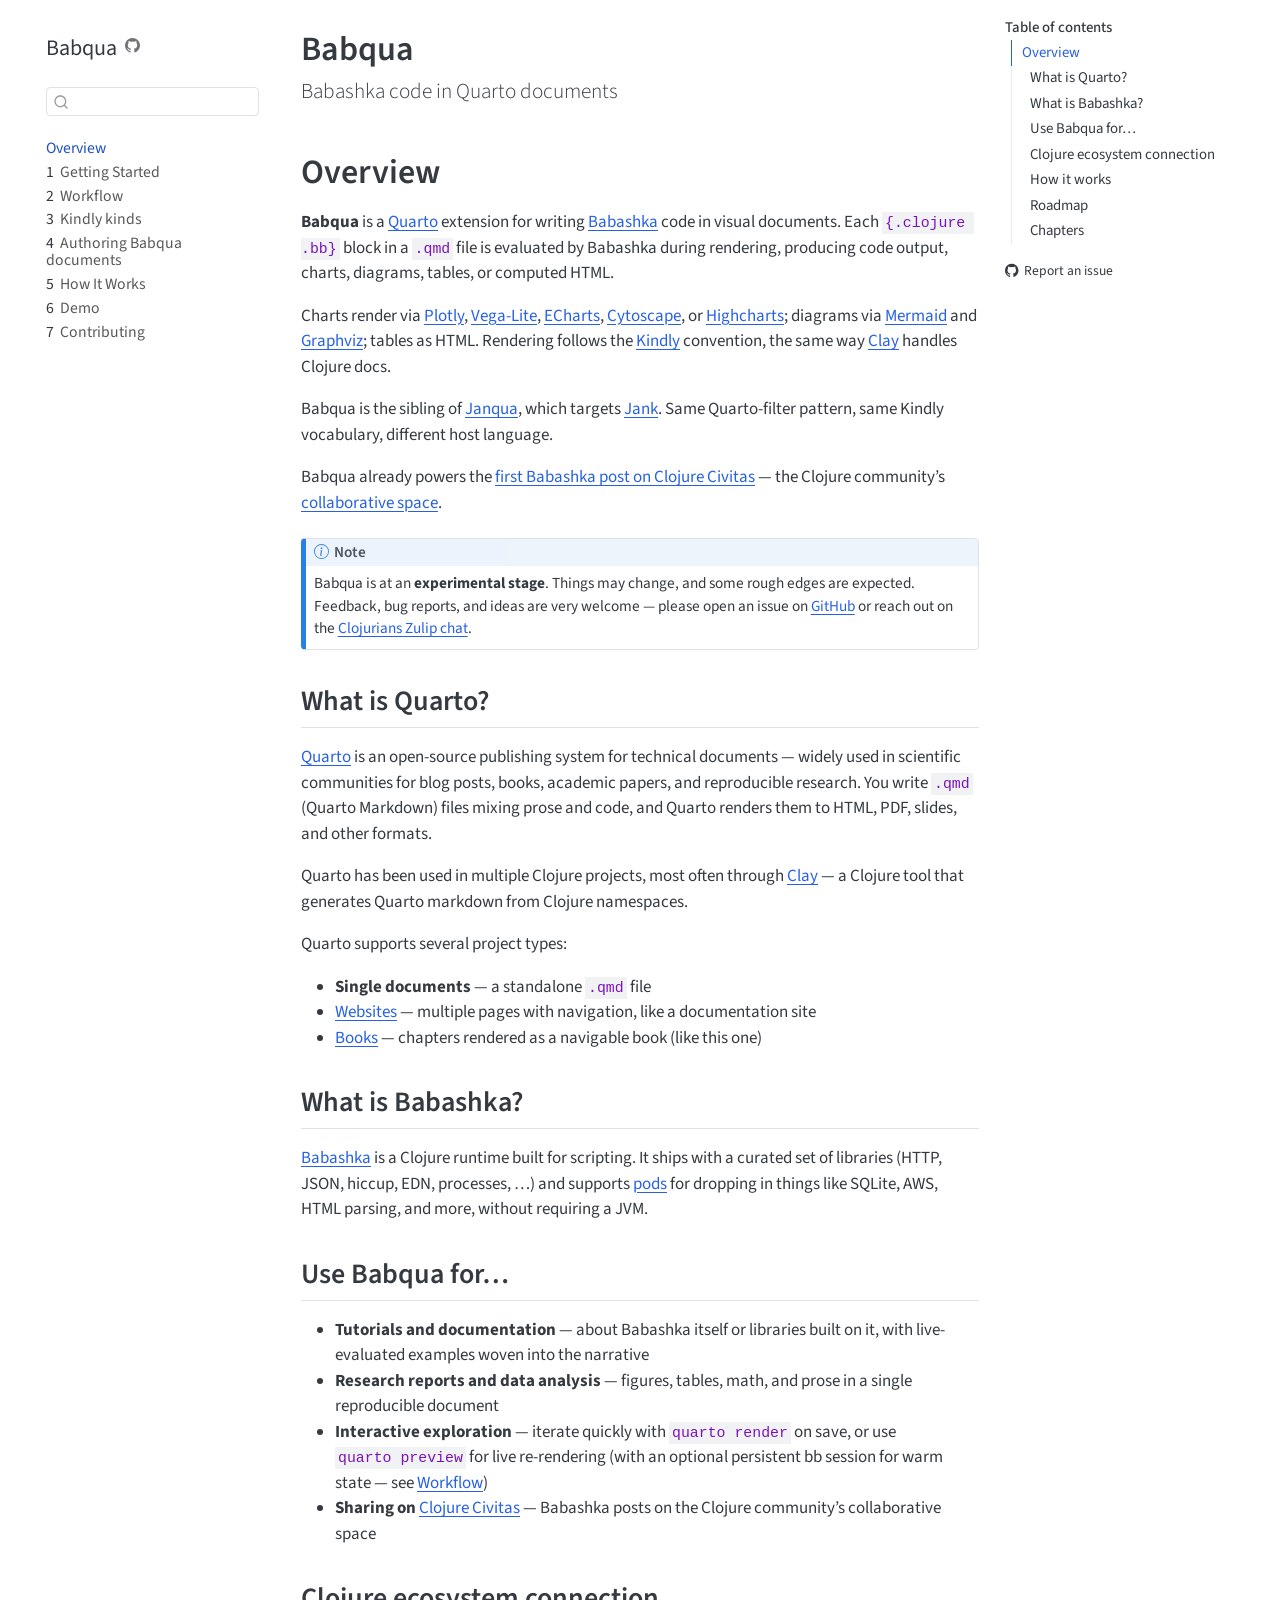
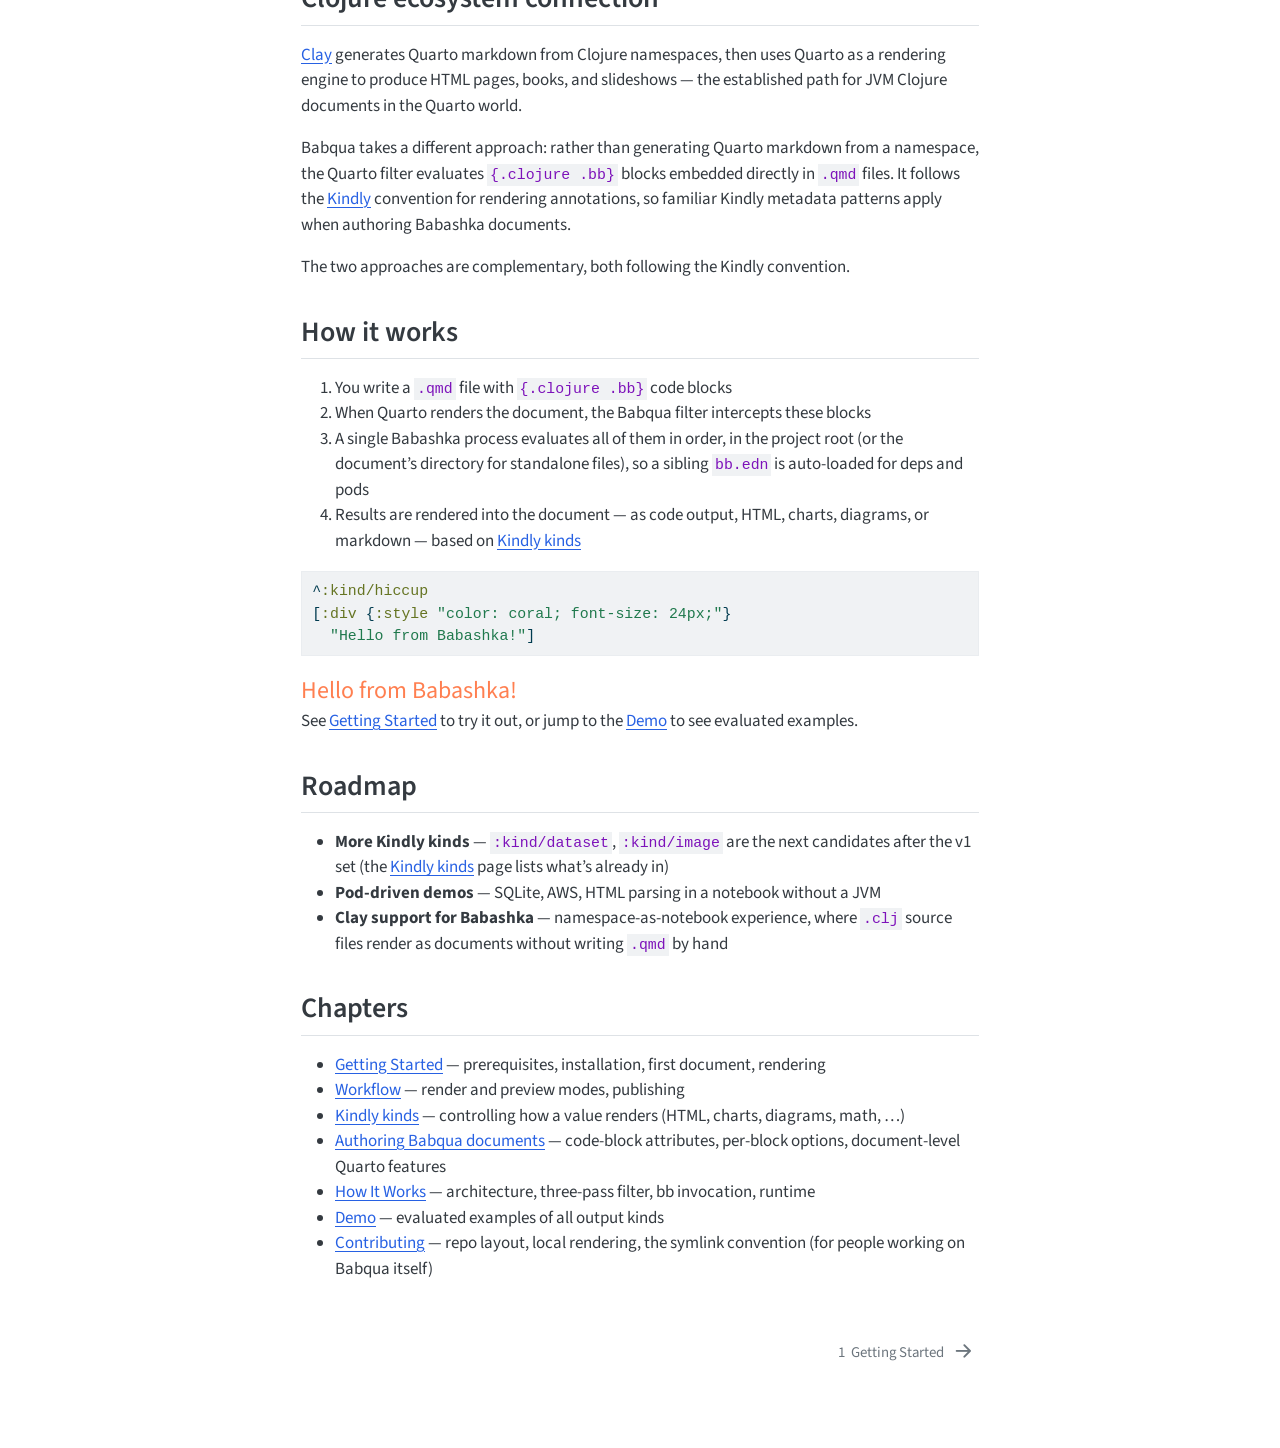
<file: index.html>
<!DOCTYPE html>
<html xmlns="http://www.w3.org/1999/xhtml" lang="en" xml:lang="en"><head>

<meta charset="utf-8">
<meta name="generator" content="quarto-1.9.36">

<meta name="viewport" content="width=device-width, initial-scale=1.0, user-scalable=yes">


<title>Babqua</title>
<style>
/* Default styles provided by pandoc.
** See https://pandoc.org/MANUAL.html#variables-for-html for config info.
*/
code{white-space: pre-wrap;}
span.smallcaps{font-variant: small-caps;}
div.columns{display: flex; gap: min(4vw, 1.5em);}
div.column{flex: auto; overflow-x: auto;}
div.hanging-indent{margin-left: 1.5em; text-indent: -1.5em;}
ul.task-list{list-style: none;}
ul.task-list li input[type="checkbox"] {
  width: 0.8em;
  margin: 0 0.8em 0.2em -1em; /* quarto-specific, see https://github.com/quarto-dev/quarto-cli/issues/4556 */ 
  vertical-align: middle;
}
/* CSS for syntax highlighting */
html { -webkit-text-size-adjust: 100%; }
pre > code.sourceCode { white-space: pre; position: relative; }
pre > code.sourceCode > span { display: inline-block; line-height: 1.25; }
pre > code.sourceCode > span:empty { height: 1.2em; }
.sourceCode { overflow: visible; }
code.sourceCode > span { color: inherit; text-decoration: inherit; }
div.sourceCode { margin: 1em 0; }
pre.sourceCode { margin: 0; }
@media screen {
div.sourceCode { overflow: auto; }
}
@media print {
pre > code.sourceCode { white-space: pre-wrap; }
pre > code.sourceCode > span { text-indent: -5em; padding-left: 5em; }
}
pre.numberSource code
  { counter-reset: source-line 0; }
pre.numberSource code > span
  { position: relative; left: -4em; counter-increment: source-line; }
pre.numberSource code > span > a:first-child::before
  { content: counter(source-line);
    position: relative; left: -1em; text-align: right; vertical-align: baseline;
    border: none; display: inline-block;
    -webkit-touch-callout: none; -webkit-user-select: none;
    -khtml-user-select: none; -moz-user-select: none;
    -ms-user-select: none; user-select: none;
    padding: 0 4px; width: 4em;
  }
pre.numberSource { margin-left: 3em;  padding-left: 4px; }
div.sourceCode
  {   }
@media screen {
pre > code.sourceCode > span > a:first-child::before { text-decoration: underline; }
}
</style>


<script src="site_libs/quarto-nav/quarto-nav.js"></script>
<script src="site_libs/quarto-nav/headroom.min.js"></script>
<script src="site_libs/clipboard/clipboard.min.js"></script>
<script src="site_libs/quarto-search/autocomplete.umd.js"></script>
<script src="site_libs/quarto-search/fuse.min.js"></script>
<script src="site_libs/quarto-search/quarto-search.js"></script>
<meta name="quarto:offset" content="./">
<link href="./getting-started.html" rel="next">
<script src="site_libs/quarto-html/quarto.js" type="module"></script>
<script src="site_libs/quarto-html/tabsets/tabsets.js" type="module"></script>
<script src="site_libs/quarto-html/popper.min.js"></script>
<script src="site_libs/quarto-html/tippy.umd.min.js"></script>
<script src="site_libs/quarto-html/anchor.min.js"></script>
<link href="site_libs/quarto-html/tippy.css" rel="stylesheet">
<link href="site_libs/quarto-html/quarto-syntax-highlighting-845c23b38eaddc0f92fda52bfe77a8c8.css" rel="stylesheet" id="quarto-text-highlighting-styles">
<script src="site_libs/bootstrap/bootstrap.min.js"></script>
<link href="site_libs/bootstrap/bootstrap-icons.css" rel="stylesheet">
<link href="site_libs/bootstrap/bootstrap-47c769d3d3297953383b17cda1be3526.min.css" rel="stylesheet" append-hash="true" id="quarto-bootstrap" data-mode="light">
<script id="quarto-search-options" type="application/json">{
  "location": "sidebar",
  "copy-button": false,
  "collapse-after": 3,
  "panel-placement": "start",
  "type": "textbox",
  "limit": 50,
  "keyboard-shortcut": [
    "f",
    "/",
    "s"
  ],
  "show-item-context": false,
  "language": {
    "search-no-results-text": "No results",
    "search-matching-documents-text": "matching documents",
    "search-copy-link-title": "Copy link to search",
    "search-hide-matches-text": "Hide additional matches",
    "search-more-match-text": "more match in this document",
    "search-more-matches-text": "more matches in this document",
    "search-clear-button-title": "Clear",
    "search-text-placeholder": "",
    "search-detached-cancel-button-title": "Cancel",
    "search-submit-button-title": "Submit",
    "search-label": "Search"
  }
}</script>
<style>
/* Distinguish Babqua output blocks from input code */
.cell-output pre code.sourceCode {
  background-color: transparent;
  border-left: 3px solid #e0e0e0;
  padding-left: 0.8em;
}

/* Cap stdout-block height so a noisy `(println …)` (e.g. a debug
   `dotimes 1000`) doesn't push everything below it off the page.
   Display blocks (charts, return values) and error blocks stay
   uncapped — those need to remain fully visible. */
.cell-output-stdout pre {
  max-height: 30em;
  overflow-y: auto;
}
</style>


</head>

<body class="nav-sidebar floating quarto-light">

<div id="quarto-search-results"></div>
  <header id="quarto-header" class="headroom fixed-top">
  <nav class="quarto-secondary-nav">
    <div class="container-fluid d-flex">
      <button type="button" class="quarto-btn-toggle btn" data-bs-toggle="collapse" role="button" data-bs-target=".quarto-sidebar-collapse-item" aria-controls="quarto-sidebar" aria-expanded="false" aria-label="Toggle sidebar navigation" onclick="if (window.quartoToggleHeadroom) { window.quartoToggleHeadroom(); }">
        <i class="bi bi-layout-text-sidebar-reverse"></i>
      </button>
        <nav class="quarto-page-breadcrumbs" aria-label="breadcrumb"><ol class="breadcrumb"><li class="breadcrumb-item"><a href="./index.html">Overview</a></li></ol></nav>
        <a class="flex-grow-1" role="navigation" data-bs-toggle="collapse" data-bs-target=".quarto-sidebar-collapse-item" aria-controls="quarto-sidebar" aria-expanded="false" aria-label="Toggle sidebar navigation" onclick="if (window.quartoToggleHeadroom) { window.quartoToggleHeadroom(); }">      
        </a>
      <button type="button" class="btn quarto-search-button" aria-label="Search" onclick="window.quartoOpenSearch();">
        <i class="bi bi-search"></i>
      </button>
    </div>
  </nav>
</header>
<!-- content -->
<div id="quarto-content" class="quarto-container page-columns page-rows-contents page-layout-article">
<!-- sidebar -->
  <nav id="quarto-sidebar" class="sidebar collapse collapse-horizontal quarto-sidebar-collapse-item sidebar-navigation floating overflow-auto">
    <div class="pt-lg-2 mt-2 text-left sidebar-header">
    <div class="sidebar-title mb-0 py-0">
      <a href="./">Babqua</a> 
        <div class="sidebar-tools-main">
    <a href="https://github.com/scicloj/babqua" title="Source Code" class="quarto-navigation-tool px-1" aria-label="Source Code"><i class="bi bi-github"></i></a>
</div>
    </div>
      </div>
        <div class="mt-2 flex-shrink-0 align-items-center">
        <div class="sidebar-search">
        <div id="quarto-search" class="" title="Search"></div>
        </div>
        </div>
    <div class="sidebar-menu-container"> 
    <ul class="list-unstyled mt-1">
        <li class="sidebar-item">
  <div class="sidebar-item-container"> 
  <a href="./index.html" class="sidebar-item-text sidebar-link active">
 <span class="menu-text">Overview</span></a>
  </div>
</li>
        <li class="sidebar-item">
  <div class="sidebar-item-container"> 
  <a href="./getting-started.html" class="sidebar-item-text sidebar-link">
 <span class="menu-text"><span class="chapter-number">1</span>&nbsp; <span class="chapter-title">Getting Started</span></span></a>
  </div>
</li>
        <li class="sidebar-item">
  <div class="sidebar-item-container"> 
  <a href="./workflow.html" class="sidebar-item-text sidebar-link">
 <span class="menu-text"><span class="chapter-number">2</span>&nbsp; <span class="chapter-title">Workflow</span></span></a>
  </div>
</li>
        <li class="sidebar-item">
  <div class="sidebar-item-container"> 
  <a href="./kindly-kinds.html" class="sidebar-item-text sidebar-link">
 <span class="menu-text"><span class="chapter-number">3</span>&nbsp; <span class="chapter-title">Kindly kinds</span></span></a>
  </div>
</li>
        <li class="sidebar-item">
  <div class="sidebar-item-container"> 
  <a href="./authoring.html" class="sidebar-item-text sidebar-link">
 <span class="menu-text"><span class="chapter-number">4</span>&nbsp; <span class="chapter-title">Authoring Babqua documents</span></span></a>
  </div>
</li>
        <li class="sidebar-item">
  <div class="sidebar-item-container"> 
  <a href="./how-it-works.html" class="sidebar-item-text sidebar-link">
 <span class="menu-text"><span class="chapter-number">5</span>&nbsp; <span class="chapter-title">How It Works</span></span></a>
  </div>
</li>
        <li class="sidebar-item">
  <div class="sidebar-item-container"> 
  <a href="./demo.html" class="sidebar-item-text sidebar-link">
 <span class="menu-text"><span class="chapter-number">6</span>&nbsp; <span class="chapter-title">Demo</span></span></a>
  </div>
</li>
        <li class="sidebar-item">
  <div class="sidebar-item-container"> 
  <a href="./contributing.html" class="sidebar-item-text sidebar-link">
 <span class="menu-text"><span class="chapter-number">7</span>&nbsp; <span class="chapter-title">Contributing</span></span></a>
  </div>
</li>
    </ul>
    </div>
</nav>
<div id="quarto-sidebar-glass" class="quarto-sidebar-collapse-item" data-bs-toggle="collapse" data-bs-target=".quarto-sidebar-collapse-item"></div>
<!-- margin-sidebar -->
    <div id="quarto-margin-sidebar" class="sidebar margin-sidebar">
        <nav id="TOC" role="doc-toc" class="toc-active">
    <h2 id="toc-title">Table of contents</h2>
   
  <ul>
  <li><a href="#overview" id="toc-overview" class="nav-link active" data-scroll-target="#overview">Overview</a>
  <ul class="collapse">
  <li><a href="#what-is-quarto" id="toc-what-is-quarto" class="nav-link" data-scroll-target="#what-is-quarto">What is Quarto?</a></li>
  <li><a href="#what-is-babashka" id="toc-what-is-babashka" class="nav-link" data-scroll-target="#what-is-babashka">What is Babashka?</a></li>
  <li><a href="#use-babqua-for" id="toc-use-babqua-for" class="nav-link" data-scroll-target="#use-babqua-for">Use Babqua for…</a></li>
  <li><a href="#clojure-ecosystem-connection" id="toc-clojure-ecosystem-connection" class="nav-link" data-scroll-target="#clojure-ecosystem-connection">Clojure ecosystem connection</a></li>
  <li><a href="#how-it-works" id="toc-how-it-works" class="nav-link" data-scroll-target="#how-it-works">How it works</a></li>
  <li><a href="#roadmap" id="toc-roadmap" class="nav-link" data-scroll-target="#roadmap">Roadmap</a></li>
  <li><a href="#chapters" id="toc-chapters" class="nav-link" data-scroll-target="#chapters">Chapters</a></li>
  </ul></li>
  </ul>
<div class="toc-actions"><ul><li><a href="https://github.com/scicloj/babqua/issues/new" class="toc-action"><i class="bi bi-github"></i>Report an issue</a></li></ul></div></nav>
    </div>
<!-- main -->
<main class="content" id="quarto-document-content">

<header id="title-block-header" class="quarto-title-block default">
<div class="quarto-title">
<h1 class="title">Babqua</h1>
<p class="subtitle lead">Babashka code in Quarto documents</p>
</div>



<div class="quarto-title-meta">

    
  
    
  </div>
  


</header>


<section id="overview" class="level1 unnumbered">
<h1 class="unnumbered">Overview</h1>
<p><strong>Babqua</strong> is a <a href="https://quarto.org">Quarto</a> extension for writing <a href="https://babashka.org">Babashka</a> code in visual documents. Each <code>{.clojure .bb}</code> block in a <code>.qmd</code> file is evaluated by Babashka during rendering, producing code output, charts, diagrams, tables, or computed HTML.</p>
<p>Charts render via <a href="https://plotly.com/javascript/">Plotly</a>, <a href="https://vega.github.io/vega-lite/">Vega-Lite</a>, <a href="https://echarts.apache.org/">ECharts</a>, <a href="https://js.cytoscape.org/">Cytoscape</a>, or <a href="https://www.highcharts.com/">Highcharts</a>; diagrams via <a href="https://mermaid.js.org/">Mermaid</a> and <a href="https://graphviz.org/">Graphviz</a>; tables as HTML. Rendering follows the <a href="https://scicloj.github.io/kindly-noted/">Kindly</a> convention, the same way <a href="https://scicloj.github.io/clay/">Clay</a> handles Clojure docs.</p>
<p>Babqua is the sibling of <a href="https://github.com/scicloj/janqua">Janqua</a>, which targets <a href="https://jank-lang.org">Jank</a>. Same Quarto-filter pattern, same Kindly vocabulary, different host language.</p>
<p>Babqua already powers the <a href="https://clojurecivitas.org/babashka/hello.html">first Babashka post on Clojure Civitas</a> — the Clojure community’s <a href="https://clojurecivitas.org/">collaborative space</a>.</p>
<div class="callout callout-style-default callout-note callout-titled">
<div class="callout-header d-flex align-content-center">
<div class="callout-icon-container">
<i class="callout-icon"></i>
</div>
<div class="callout-title-container flex-fill">
Note
</div>
</div>
<div class="callout-body-container callout-body">
<p>Babqua is at an <strong>experimental stage</strong>. Things may change, and some rough edges are expected. Feedback, bug reports, and ideas are very welcome — please open an issue on <a href="https://github.com/scicloj/babqua/issues">GitHub</a> or reach out on the <a href="https://scicloj.github.io/docs/community/chat/">Clojurians Zulip chat</a>.</p>
</div>
</div>
<section id="what-is-quarto" class="level2">
<h2 class="anchored" data-anchor-id="what-is-quarto">What is Quarto?</h2>
<p><a href="https://quarto.org">Quarto</a> is an open-source publishing system for technical documents — widely used in scientific communities for blog posts, books, academic papers, and reproducible research. You write <code>.qmd</code> (Quarto Markdown) files mixing prose and code, and Quarto renders them to HTML, PDF, slides, and other formats.</p>
<p>Quarto has been used in multiple Clojure projects, most often through <a href="https://scicloj.github.io/clay/">Clay</a> — a Clojure tool that generates Quarto markdown from Clojure namespaces.</p>
<p>Quarto supports several project types:</p>
<ul>
<li><strong>Single documents</strong> — a standalone <code>.qmd</code> file</li>
<li><strong><a href="https://quarto.org/docs/websites/">Websites</a></strong> — multiple pages with navigation, like a documentation site</li>
<li><strong><a href="https://quarto.org/docs/books/">Books</a></strong> — chapters rendered as a navigable book (like this one)</li>
</ul>
</section>
<section id="what-is-babashka" class="level2">
<h2 class="anchored" data-anchor-id="what-is-babashka">What is Babashka?</h2>
<p><a href="https://babashka.org">Babashka</a> is a Clojure runtime built for scripting. It ships with a curated set of libraries (HTTP, JSON, hiccup, EDN, processes, …) and supports <a href="https://github.com/babashka/babashka/blob/master/doc/projects.md#pods">pods</a> for dropping in things like SQLite, AWS, HTML parsing, and more, without requiring a JVM.</p>
</section>
<section id="use-babqua-for" class="level2">
<h2 class="anchored" data-anchor-id="use-babqua-for">Use Babqua for…</h2>
<ul>
<li><strong>Tutorials and documentation</strong> — about Babashka itself or libraries built on it, with live-evaluated examples woven into the narrative</li>
<li><strong>Research reports and data analysis</strong> — figures, tables, math, and prose in a single reproducible document</li>
<li><strong>Interactive exploration</strong> — iterate quickly with <code>quarto render</code> on save, or use <code>quarto preview</code> for live re-rendering (with an optional persistent bb session for warm state — see <a href="./workflow.html">Workflow</a>)</li>
<li><strong>Sharing on <a href="https://clojurecivitas.org/">Clojure Civitas</a></strong> — Babashka posts on the Clojure community’s collaborative space</li>
</ul>
</section>
<section id="clojure-ecosystem-connection" class="level2">
<h2 class="anchored" data-anchor-id="clojure-ecosystem-connection">Clojure ecosystem connection</h2>
<p><a href="https://scicloj.github.io/clay/">Clay</a> generates Quarto markdown from Clojure namespaces, then uses Quarto as a rendering engine to produce HTML pages, books, and slideshows — the established path for JVM Clojure documents in the Quarto world.</p>
<p>Babqua takes a different approach: rather than generating Quarto markdown from a namespace, the Quarto filter evaluates <code>{.clojure .bb}</code> blocks embedded directly in <code>.qmd</code> files. It follows the <a href="https://scicloj.github.io/kindly-noted/">Kindly</a> convention for rendering annotations, so familiar Kindly metadata patterns apply when authoring Babashka documents.</p>
<p>The two approaches are complementary, both following the Kindly convention.</p>
</section>
<section id="how-it-works" class="level2">
<h2 class="anchored" data-anchor-id="how-it-works">How it works</h2>
<ol type="1">
<li>You write a <code>.qmd</code> file with <code>{.clojure .bb}</code> code blocks</li>
<li>When Quarto renders the document, the Babqua filter intercepts these blocks</li>
<li>A single Babashka process evaluates all of them in order, in the project root (or the document’s directory for standalone files), so a sibling <code>bb.edn</code> is auto-loaded for deps and pods</li>
<li>Results are rendered into the document — as code output, HTML, charts, diagrams, or markdown — based on <a href="./kindly-kinds.html">Kindly kinds</a></li>
</ol>
<div class="cell">
<div class="code-copy-outer-scaffold"><div class="sourceCode" id="cb1"><pre class="sourceCode clojure code-with-copy"><code class="sourceCode clojure"><span id="cb1-1"><a href="#cb1-1" aria-hidden="true" tabindex="-1"></a>^<span class="at">:kind/hiccup</span></span>
<span id="cb1-2"><a href="#cb1-2" aria-hidden="true" tabindex="-1"></a>[<span class="at">:div</span> {<span class="at">:style</span> <span class="st">"color: coral; font-size: 24px;"</span>}</span>
<span id="cb1-3"><a href="#cb1-3" aria-hidden="true" tabindex="-1"></a>  <span class="st">"Hello from Babashka!"</span>]</span></code></pre></div><button title="Copy to Clipboard" class="code-copy-button"><i class="bi"></i></button></div>
<div class="cell-output cell-output-display">
<div style="color: coral; font-size: 24px;">Hello from Babashka!</div>
</div>
</div>
<p>See <a href="./getting-started.html">Getting Started</a> to try it out, or jump to the <a href="./demo.html">Demo</a> to see evaluated examples.</p>
</section>
<section id="roadmap" class="level2">
<h2 class="anchored" data-anchor-id="roadmap">Roadmap</h2>
<ul>
<li><strong>More Kindly kinds</strong> — <code>:kind/dataset</code>, <code>:kind/image</code> are the next candidates after the v1 set (the <a href="./kindly-kinds.html">Kindly kinds</a> page lists what’s already in)</li>
<li><strong>Pod-driven demos</strong> — SQLite, AWS, HTML parsing in a notebook without a JVM</li>
<li><strong>Clay support for Babashka</strong> — namespace-as-notebook experience, where <code>.clj</code> source files render as documents without writing <code>.qmd</code> by hand</li>
</ul>
</section>
<section id="chapters" class="level2">
<h2 class="anchored" data-anchor-id="chapters">Chapters</h2>
<ul>
<li><a href="./getting-started.html">Getting Started</a> — prerequisites, installation, first document, rendering</li>
<li><a href="./workflow.html">Workflow</a> — render and preview modes, publishing</li>
<li><a href="./kindly-kinds.html">Kindly kinds</a> — controlling how a value renders (HTML, charts, diagrams, math, …)</li>
<li><a href="./authoring.html">Authoring Babqua documents</a> — code-block attributes, per-block options, document-level Quarto features</li>
<li><a href="./how-it-works.html">How It Works</a> — architecture, three-pass filter, bb invocation, runtime</li>
<li><a href="./demo.html">Demo</a> — evaluated examples of all output kinds</li>
<li><a href="./contributing.html">Contributing</a> — repo layout, local rendering, the symlink convention (for people working on Babqua itself)</li>
</ul>


</section>
</section>

</main> <!-- /main -->
<script id="quarto-html-after-body" type="application/javascript">
  window.document.addEventListener("DOMContentLoaded", function (event) {
    const icon = "";
    const anchorJS = new window.AnchorJS();
    anchorJS.options = {
      placement: 'right',
      icon: icon
    };
    anchorJS.add('.anchored');
    const isCodeAnnotation = (el) => {
      for (const clz of el.classList) {
        if (clz.startsWith('code-annotation-')) {                     
          return true;
        }
      }
      return false;
    }
    const onCopySuccess = function(e) {
      // button target
      const button = e.trigger;
      // don't keep focus
      button.blur();
      // flash "checked"
      button.classList.add('code-copy-button-checked');
      var currentTitle = button.getAttribute("title");
      button.setAttribute("title", "Copied!");
      let tooltip;
      if (window.bootstrap) {
        button.setAttribute("data-bs-toggle", "tooltip");
        button.setAttribute("data-bs-placement", "left");
        button.setAttribute("data-bs-title", "Copied!");
        tooltip = new bootstrap.Tooltip(button, 
          { trigger: "manual", 
            customClass: "code-copy-button-tooltip",
            offset: [0, -8]});
        tooltip.show();    
      }
      setTimeout(function() {
        if (tooltip) {
          tooltip.hide();
          button.removeAttribute("data-bs-title");
          button.removeAttribute("data-bs-toggle");
          button.removeAttribute("data-bs-placement");
        }
        button.setAttribute("title", currentTitle);
        button.classList.remove('code-copy-button-checked');
      }, 1000);
      // clear code selection
      e.clearSelection();
    }
    const getTextToCopy = function(trigger) {
      const outerScaffold = trigger.parentElement.cloneNode(true);
      const codeEl = outerScaffold.querySelector('code');
      for (const childEl of codeEl.children) {
        if (isCodeAnnotation(childEl)) {
          childEl.remove();
        }
      }
      return codeEl.innerText;
    }
    const clipboard = new window.ClipboardJS('.code-copy-button:not([data-in-quarto-modal])', {
      text: getTextToCopy
    });
    clipboard.on('success', onCopySuccess);
    if (window.document.getElementById('quarto-embedded-source-code-modal')) {
      const clipboardModal = new window.ClipboardJS('.code-copy-button[data-in-quarto-modal]', {
        text: getTextToCopy,
        container: window.document.getElementById('quarto-embedded-source-code-modal')
      });
      clipboardModal.on('success', onCopySuccess);
    }
      var localhostRegex = new RegExp(/^(?:http|https):\/\/localhost\:?[0-9]*\//);
      var mailtoRegex = new RegExp(/^mailto:/);
        var filterRegex = new RegExp('/' + window.location.host + '/');
      var isInternal = (href) => {
          return filterRegex.test(href) || localhostRegex.test(href) || mailtoRegex.test(href);
      }
      // Inspect non-navigation links and adorn them if external
     var links = window.document.querySelectorAll('a[href]:not(.nav-link):not(.navbar-brand):not(.toc-action):not(.sidebar-link):not(.sidebar-item-toggle):not(.pagination-link):not(.no-external):not([aria-hidden]):not(.dropdown-item):not(.quarto-navigation-tool):not(.about-link)');
      for (var i=0; i<links.length; i++) {
        const link = links[i];
        if (!isInternal(link.href)) {
          // undo the damage that might have been done by quarto-nav.js in the case of
          // links that we want to consider external
          if (link.dataset.originalHref !== undefined) {
            link.href = link.dataset.originalHref;
          }
        }
      }
    function tippyHover(el, contentFn, onTriggerFn, onUntriggerFn) {
      const config = {
        allowHTML: true,
        maxWidth: 500,
        delay: 100,
        arrow: false,
        appendTo: function(el) {
            return el.parentElement;
        },
        interactive: true,
        interactiveBorder: 10,
        theme: 'quarto',
        placement: 'bottom-start',
      };
      if (contentFn) {
        config.content = contentFn;
      }
      if (onTriggerFn) {
        config.onTrigger = onTriggerFn;
      }
      if (onUntriggerFn) {
        config.onUntrigger = onUntriggerFn;
      }
      window.tippy(el, config); 
    }
    const noterefs = window.document.querySelectorAll('a[role="doc-noteref"]');
    for (var i=0; i<noterefs.length; i++) {
      const ref = noterefs[i];
      tippyHover(ref, function() {
        // use id or data attribute instead here
        let href = ref.getAttribute('data-footnote-href') || ref.getAttribute('href');
        try { href = new URL(href).hash; } catch {}
        const id = href.replace(/^#\/?/, "");
        const note = window.document.getElementById(id);
        if (note) {
          return note.innerHTML;
        } else {
          return "";
        }
      });
    }
    const xrefs = window.document.querySelectorAll('a.quarto-xref');
    const processXRef = (id, note) => {
      // Strip column container classes
      const stripColumnClz = (el) => {
        el.classList.remove("page-full", "page-columns");
        if (el.children) {
          for (const child of el.children) {
            stripColumnClz(child);
          }
        }
      }
      stripColumnClz(note)
      if (id === null || id.startsWith('sec-')) {
        // Special case sections, only their first couple elements
        const container = document.createElement("div");
        if (note.children && note.children.length > 2) {
          container.appendChild(note.children[0].cloneNode(true));
          for (let i = 1; i < note.children.length; i++) {
            const child = note.children[i];
            if (child.tagName === "P" && child.innerText === "") {
              continue;
            } else {
              container.appendChild(child.cloneNode(true));
              break;
            }
          }
          if (window.Quarto?.typesetMath) {
            window.Quarto.typesetMath(container);
          }
          return container.innerHTML
        } else {
          if (window.Quarto?.typesetMath) {
            window.Quarto.typesetMath(note);
          }
          return note.innerHTML;
        }
      } else {
        // Remove any anchor links if they are present
        const anchorLink = note.querySelector('a.anchorjs-link');
        if (anchorLink) {
          anchorLink.remove();
        }
        if (window.Quarto?.typesetMath) {
          window.Quarto.typesetMath(note);
        }
        if (note.classList.contains("callout")) {
          return note.outerHTML;
        } else {
          return note.innerHTML;
        }
      }
    }
    for (var i=0; i<xrefs.length; i++) {
      const xref = xrefs[i];
      tippyHover(xref, undefined, function(instance) {
        instance.disable();
        let url = xref.getAttribute('href');
        let hash = undefined; 
        if (url.startsWith('#')) {
          hash = url;
        } else {
          try { hash = new URL(url).hash; } catch {}
        }
        if (hash) {
          const id = hash.replace(/^#\/?/, "");
          const note = window.document.getElementById(id);
          if (note !== null) {
            try {
              const html = processXRef(id, note.cloneNode(true));
              instance.setContent(html);
            } finally {
              instance.enable();
              instance.show();
            }
          } else {
            // See if we can fetch this
            fetch(url.split('#')[0])
            .then(res => res.text())
            .then(html => {
              const parser = new DOMParser();
              const htmlDoc = parser.parseFromString(html, "text/html");
              const note = htmlDoc.getElementById(id);
              if (note !== null) {
                const html = processXRef(id, note);
                instance.setContent(html);
              } 
            }).finally(() => {
              instance.enable();
              instance.show();
            });
          }
        } else {
          // See if we can fetch a full url (with no hash to target)
          // This is a special case and we should probably do some content thinning / targeting
          fetch(url)
          .then(res => res.text())
          .then(html => {
            const parser = new DOMParser();
            const htmlDoc = parser.parseFromString(html, "text/html");
            const note = htmlDoc.querySelector('main.content');
            if (note !== null) {
              // This should only happen for chapter cross references
              // (since there is no id in the URL)
              // remove the first header
              if (note.children.length > 0 && note.children[0].tagName === "HEADER") {
                note.children[0].remove();
              }
              const html = processXRef(null, note);
              instance.setContent(html);
            } 
          }).finally(() => {
            instance.enable();
            instance.show();
          });
        }
      }, function(instance) {
      });
    }
        let selectedAnnoteEl;
        const selectorForAnnotation = ( cell, annotation) => {
          let cellAttr = 'data-code-cell="' + cell + '"';
          let lineAttr = 'data-code-annotation="' +  annotation + '"';
          const selector = 'span[' + cellAttr + '][' + lineAttr + ']';
          return selector;
        }
        const selectCodeLines = (annoteEl) => {
          const doc = window.document;
          const targetCell = annoteEl.getAttribute("data-target-cell");
          const targetAnnotation = annoteEl.getAttribute("data-target-annotation");
          const annoteSpan = window.document.querySelector(selectorForAnnotation(targetCell, targetAnnotation));
          const lines = annoteSpan.getAttribute("data-code-lines").split(",");
          const lineIds = lines.map((line) => {
            return targetCell + "-" + line;
          })
          let top = null;
          let height = null;
          let parent = null;
          if (lineIds.length > 0) {
              //compute the position of the single el (top and bottom and make a div)
              const el = window.document.getElementById(lineIds[0]);
              top = el.offsetTop;
              height = el.offsetHeight;
              parent = el.parentElement.parentElement;
            if (lineIds.length > 1) {
              const lastEl = window.document.getElementById(lineIds[lineIds.length - 1]);
              const bottom = lastEl.offsetTop + lastEl.offsetHeight;
              height = bottom - top;
            }
            if (top !== null && height !== null && parent !== null) {
              // cook up a div (if necessary) and position it 
              let div = window.document.getElementById("code-annotation-line-highlight");
              if (div === null) {
                div = window.document.createElement("div");
                div.setAttribute("id", "code-annotation-line-highlight");
                div.style.position = 'absolute';
                parent.appendChild(div);
              }
              div.style.top = top - 2 + "px";
              div.style.height = height + 4 + "px";
              div.style.left = 0;
              let gutterDiv = window.document.getElementById("code-annotation-line-highlight-gutter");
              if (gutterDiv === null) {
                gutterDiv = window.document.createElement("div");
                gutterDiv.setAttribute("id", "code-annotation-line-highlight-gutter");
                gutterDiv.style.position = 'absolute';
                const codeCell = window.document.getElementById(targetCell);
                const gutter = codeCell.querySelector('.code-annotation-gutter');
                gutter.appendChild(gutterDiv);
              }
              gutterDiv.style.top = top - 2 + "px";
              gutterDiv.style.height = height + 4 + "px";
            }
            selectedAnnoteEl = annoteEl;
          }
        };
        const unselectCodeLines = () => {
          const elementsIds = ["code-annotation-line-highlight", "code-annotation-line-highlight-gutter"];
          elementsIds.forEach((elId) => {
            const div = window.document.getElementById(elId);
            if (div) {
              div.remove();
            }
          });
          selectedAnnoteEl = undefined;
        };
          // Handle positioning of the toggle
      window.addEventListener(
        "resize",
        throttle(() => {
          elRect = undefined;
          if (selectedAnnoteEl) {
            selectCodeLines(selectedAnnoteEl);
          }
        }, 10)
      );
      function throttle(fn, ms) {
      let throttle = false;
      let timer;
        return (...args) => {
          if(!throttle) { // first call gets through
              fn.apply(this, args);
              throttle = true;
          } else { // all the others get throttled
              if(timer) clearTimeout(timer); // cancel #2
              timer = setTimeout(() => {
                fn.apply(this, args);
                timer = throttle = false;
              }, ms);
          }
        };
      }
        // Attach click handler to the DT
        const annoteDls = window.document.querySelectorAll('dt[data-target-cell]');
        for (const annoteDlNode of annoteDls) {
          annoteDlNode.addEventListener('click', (event) => {
            const clickedEl = event.target;
            if (clickedEl !== selectedAnnoteEl) {
              unselectCodeLines();
              const activeEl = window.document.querySelector('dt[data-target-cell].code-annotation-active');
              if (activeEl) {
                activeEl.classList.remove('code-annotation-active');
              }
              selectCodeLines(clickedEl);
              clickedEl.classList.add('code-annotation-active');
            } else {
              // Unselect the line
              unselectCodeLines();
              clickedEl.classList.remove('code-annotation-active');
            }
          });
        }
    const findCites = (el) => {
      const parentEl = el.parentElement;
      if (parentEl) {
        const cites = parentEl.dataset.cites;
        if (cites) {
          return {
            el,
            cites: cites.split(' ')
          };
        } else {
          return findCites(el.parentElement)
        }
      } else {
        return undefined;
      }
    };
    var bibliorefs = window.document.querySelectorAll('a[role="doc-biblioref"]');
    for (var i=0; i<bibliorefs.length; i++) {
      const ref = bibliorefs[i];
      const citeInfo = findCites(ref);
      if (citeInfo) {
        tippyHover(citeInfo.el, function() {
          var popup = window.document.createElement('div');
          citeInfo.cites.forEach(function(cite) {
            var citeDiv = window.document.createElement('div');
            citeDiv.classList.add('hanging-indent');
            citeDiv.classList.add('csl-entry');
            var biblioDiv = window.document.getElementById('ref-' + cite);
            if (biblioDiv) {
              citeDiv.innerHTML = biblioDiv.innerHTML;
            }
            popup.appendChild(citeDiv);
          });
          return popup.innerHTML;
        });
      }
    }
  });
  </script>
<nav class="page-navigation">
  <div class="nav-page nav-page-previous">
  </div>
  <div class="nav-page nav-page-next">
      <a href="./getting-started.html" class="pagination-link" aria-label="Getting Started">
        <span class="nav-page-text"><span class="chapter-number">1</span>&nbsp; <span class="chapter-title">Getting Started</span></span> <i class="bi bi-arrow-right-short"></i>
      </a>
  </div>
</nav>
</div> <!-- /content -->




<footer class="footer"><div class="nav-footer"><div class="nav-footer-center"><div class="toc-actions d-sm-block d-md-none"><ul><li><a href="https://github.com/scicloj/babqua/issues/new" class="toc-action"><i class="bi bi-github"></i>Report an issue</a></li></ul></div></div></div></footer></body></html>
</file>
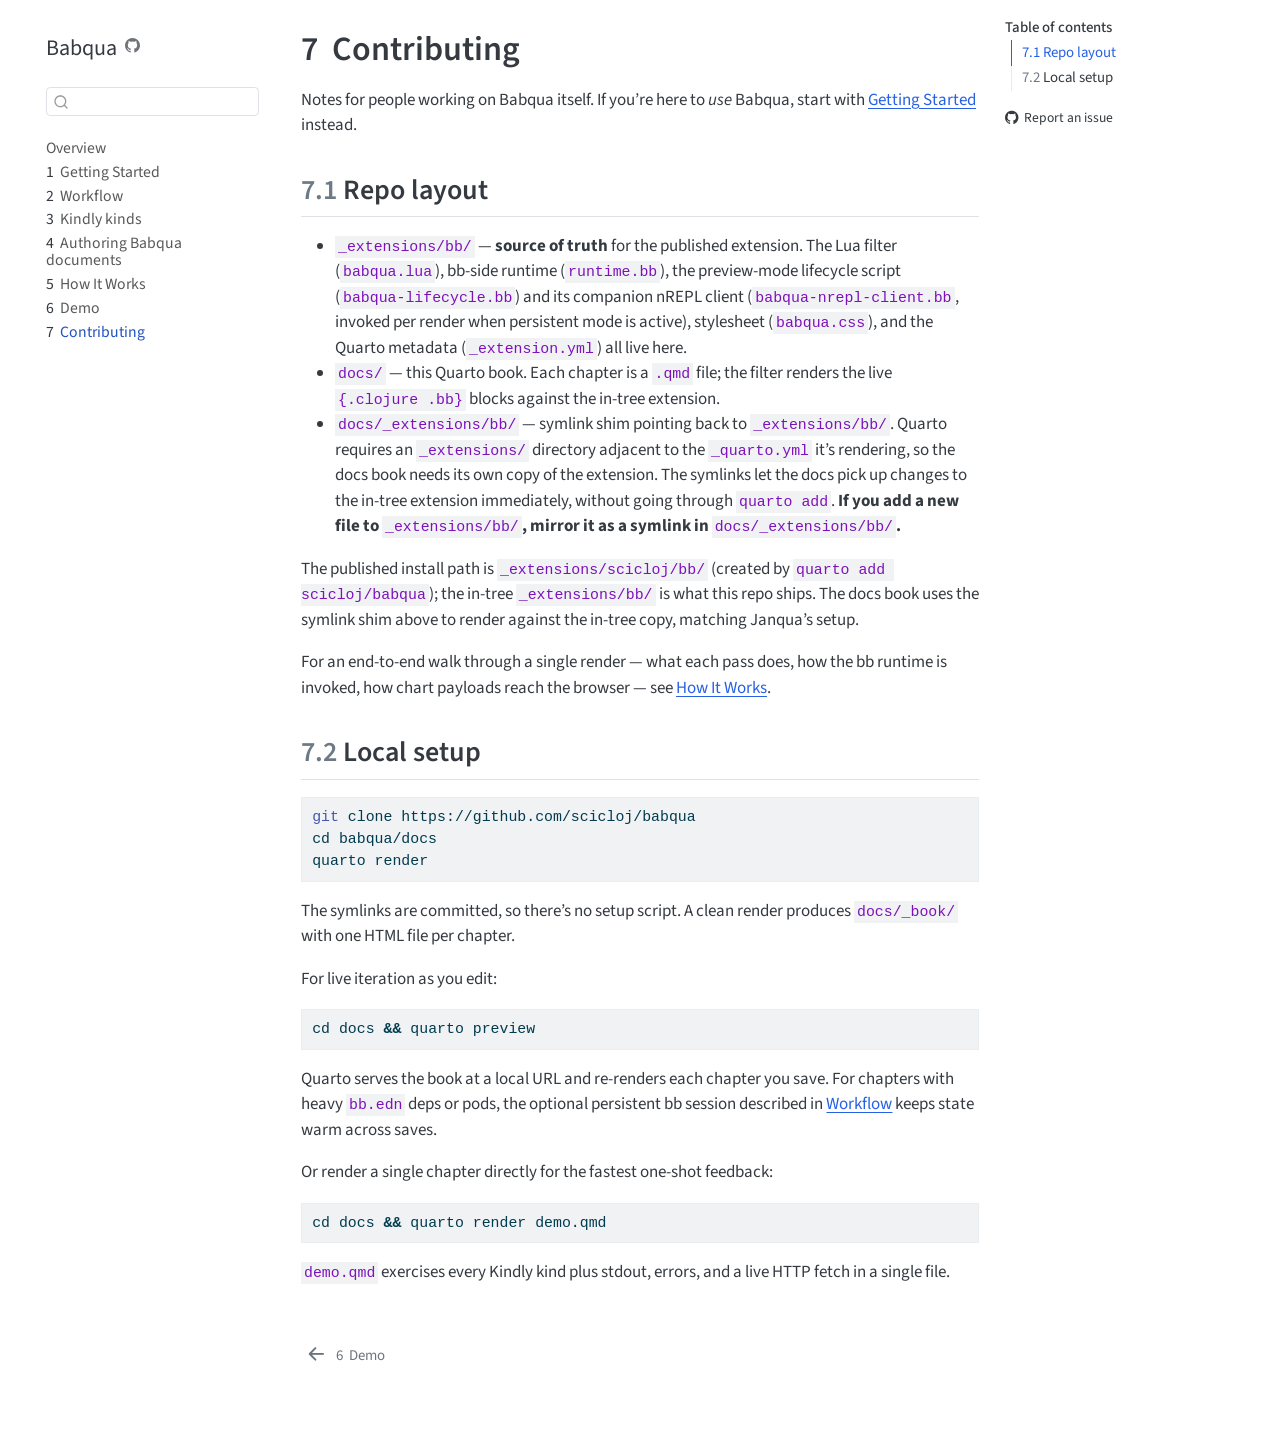
<file: contributing.html>
<!DOCTYPE html>
<html xmlns="http://www.w3.org/1999/xhtml" lang="en" xml:lang="en"><head>

<meta charset="utf-8">
<meta name="generator" content="quarto-1.9.36">

<meta name="viewport" content="width=device-width, initial-scale=1.0, user-scalable=yes">


<title>7&nbsp; Contributing – Babqua</title>
<style>
/* Default styles provided by pandoc.
** See https://pandoc.org/MANUAL.html#variables-for-html for config info.
*/
code{white-space: pre-wrap;}
span.smallcaps{font-variant: small-caps;}
div.columns{display: flex; gap: min(4vw, 1.5em);}
div.column{flex: auto; overflow-x: auto;}
div.hanging-indent{margin-left: 1.5em; text-indent: -1.5em;}
ul.task-list{list-style: none;}
ul.task-list li input[type="checkbox"] {
  width: 0.8em;
  margin: 0 0.8em 0.2em -1em; /* quarto-specific, see https://github.com/quarto-dev/quarto-cli/issues/4556 */ 
  vertical-align: middle;
}
/* CSS for syntax highlighting */
html { -webkit-text-size-adjust: 100%; }
pre > code.sourceCode { white-space: pre; position: relative; }
pre > code.sourceCode > span { display: inline-block; line-height: 1.25; }
pre > code.sourceCode > span:empty { height: 1.2em; }
.sourceCode { overflow: visible; }
code.sourceCode > span { color: inherit; text-decoration: inherit; }
div.sourceCode { margin: 1em 0; }
pre.sourceCode { margin: 0; }
@media screen {
div.sourceCode { overflow: auto; }
}
@media print {
pre > code.sourceCode { white-space: pre-wrap; }
pre > code.sourceCode > span { text-indent: -5em; padding-left: 5em; }
}
pre.numberSource code
  { counter-reset: source-line 0; }
pre.numberSource code > span
  { position: relative; left: -4em; counter-increment: source-line; }
pre.numberSource code > span > a:first-child::before
  { content: counter(source-line);
    position: relative; left: -1em; text-align: right; vertical-align: baseline;
    border: none; display: inline-block;
    -webkit-touch-callout: none; -webkit-user-select: none;
    -khtml-user-select: none; -moz-user-select: none;
    -ms-user-select: none; user-select: none;
    padding: 0 4px; width: 4em;
  }
pre.numberSource { margin-left: 3em;  padding-left: 4px; }
div.sourceCode
  {   }
@media screen {
pre > code.sourceCode > span > a:first-child::before { text-decoration: underline; }
}
</style>


<script src="site_libs/quarto-nav/quarto-nav.js"></script>
<script src="site_libs/quarto-nav/headroom.min.js"></script>
<script src="site_libs/clipboard/clipboard.min.js"></script>
<script src="site_libs/quarto-search/autocomplete.umd.js"></script>
<script src="site_libs/quarto-search/fuse.min.js"></script>
<script src="site_libs/quarto-search/quarto-search.js"></script>
<meta name="quarto:offset" content="./">
<link href="./demo.html" rel="prev">
<script src="site_libs/quarto-html/quarto.js" type="module"></script>
<script src="site_libs/quarto-html/tabsets/tabsets.js" type="module"></script>
<script src="site_libs/quarto-html/popper.min.js"></script>
<script src="site_libs/quarto-html/tippy.umd.min.js"></script>
<script src="site_libs/quarto-html/anchor.min.js"></script>
<link href="site_libs/quarto-html/tippy.css" rel="stylesheet">
<link href="site_libs/quarto-html/quarto-syntax-highlighting-845c23b38eaddc0f92fda52bfe77a8c8.css" rel="stylesheet" id="quarto-text-highlighting-styles">
<script src="site_libs/bootstrap/bootstrap.min.js"></script>
<link href="site_libs/bootstrap/bootstrap-icons.css" rel="stylesheet">
<link href="site_libs/bootstrap/bootstrap-47c769d3d3297953383b17cda1be3526.min.css" rel="stylesheet" append-hash="true" id="quarto-bootstrap" data-mode="light">
<script id="quarto-search-options" type="application/json">{
  "location": "sidebar",
  "copy-button": false,
  "collapse-after": 3,
  "panel-placement": "start",
  "type": "textbox",
  "limit": 50,
  "keyboard-shortcut": [
    "f",
    "/",
    "s"
  ],
  "show-item-context": false,
  "language": {
    "search-no-results-text": "No results",
    "search-matching-documents-text": "matching documents",
    "search-copy-link-title": "Copy link to search",
    "search-hide-matches-text": "Hide additional matches",
    "search-more-match-text": "more match in this document",
    "search-more-matches-text": "more matches in this document",
    "search-clear-button-title": "Clear",
    "search-text-placeholder": "",
    "search-detached-cancel-button-title": "Cancel",
    "search-submit-button-title": "Submit",
    "search-label": "Search"
  }
}</script>


</head>

<body class="nav-sidebar floating quarto-light">

<div id="quarto-search-results"></div>
  <header id="quarto-header" class="headroom fixed-top">
  <nav class="quarto-secondary-nav">
    <div class="container-fluid d-flex">
      <button type="button" class="quarto-btn-toggle btn" data-bs-toggle="collapse" role="button" data-bs-target=".quarto-sidebar-collapse-item" aria-controls="quarto-sidebar" aria-expanded="false" aria-label="Toggle sidebar navigation" onclick="if (window.quartoToggleHeadroom) { window.quartoToggleHeadroom(); }">
        <i class="bi bi-layout-text-sidebar-reverse"></i>
      </button>
        <nav class="quarto-page-breadcrumbs" aria-label="breadcrumb"><ol class="breadcrumb"><li class="breadcrumb-item"><a href="./contributing.html"><span class="chapter-number">7</span>&nbsp; <span class="chapter-title">Contributing</span></a></li></ol></nav>
        <a class="flex-grow-1" role="navigation" data-bs-toggle="collapse" data-bs-target=".quarto-sidebar-collapse-item" aria-controls="quarto-sidebar" aria-expanded="false" aria-label="Toggle sidebar navigation" onclick="if (window.quartoToggleHeadroom) { window.quartoToggleHeadroom(); }">      
        </a>
      <button type="button" class="btn quarto-search-button" aria-label="Search" onclick="window.quartoOpenSearch();">
        <i class="bi bi-search"></i>
      </button>
    </div>
  </nav>
</header>
<!-- content -->
<div id="quarto-content" class="quarto-container page-columns page-rows-contents page-layout-article">
<!-- sidebar -->
  <nav id="quarto-sidebar" class="sidebar collapse collapse-horizontal quarto-sidebar-collapse-item sidebar-navigation floating overflow-auto">
    <div class="pt-lg-2 mt-2 text-left sidebar-header">
    <div class="sidebar-title mb-0 py-0">
      <a href="./">Babqua</a> 
        <div class="sidebar-tools-main">
    <a href="https://github.com/scicloj/babqua" title="Source Code" class="quarto-navigation-tool px-1" aria-label="Source Code"><i class="bi bi-github"></i></a>
</div>
    </div>
      </div>
        <div class="mt-2 flex-shrink-0 align-items-center">
        <div class="sidebar-search">
        <div id="quarto-search" class="" title="Search"></div>
        </div>
        </div>
    <div class="sidebar-menu-container"> 
    <ul class="list-unstyled mt-1">
        <li class="sidebar-item">
  <div class="sidebar-item-container"> 
  <a href="./index.html" class="sidebar-item-text sidebar-link">
 <span class="menu-text">Overview</span></a>
  </div>
</li>
        <li class="sidebar-item">
  <div class="sidebar-item-container"> 
  <a href="./getting-started.html" class="sidebar-item-text sidebar-link">
 <span class="menu-text"><span class="chapter-number">1</span>&nbsp; <span class="chapter-title">Getting Started</span></span></a>
  </div>
</li>
        <li class="sidebar-item">
  <div class="sidebar-item-container"> 
  <a href="./workflow.html" class="sidebar-item-text sidebar-link">
 <span class="menu-text"><span class="chapter-number">2</span>&nbsp; <span class="chapter-title">Workflow</span></span></a>
  </div>
</li>
        <li class="sidebar-item">
  <div class="sidebar-item-container"> 
  <a href="./kindly-kinds.html" class="sidebar-item-text sidebar-link">
 <span class="menu-text"><span class="chapter-number">3</span>&nbsp; <span class="chapter-title">Kindly kinds</span></span></a>
  </div>
</li>
        <li class="sidebar-item">
  <div class="sidebar-item-container"> 
  <a href="./authoring.html" class="sidebar-item-text sidebar-link">
 <span class="menu-text"><span class="chapter-number">4</span>&nbsp; <span class="chapter-title">Authoring Babqua documents</span></span></a>
  </div>
</li>
        <li class="sidebar-item">
  <div class="sidebar-item-container"> 
  <a href="./how-it-works.html" class="sidebar-item-text sidebar-link">
 <span class="menu-text"><span class="chapter-number">5</span>&nbsp; <span class="chapter-title">How It Works</span></span></a>
  </div>
</li>
        <li class="sidebar-item">
  <div class="sidebar-item-container"> 
  <a href="./demo.html" class="sidebar-item-text sidebar-link">
 <span class="menu-text"><span class="chapter-number">6</span>&nbsp; <span class="chapter-title">Demo</span></span></a>
  </div>
</li>
        <li class="sidebar-item">
  <div class="sidebar-item-container"> 
  <a href="./contributing.html" class="sidebar-item-text sidebar-link active">
 <span class="menu-text"><span class="chapter-number">7</span>&nbsp; <span class="chapter-title">Contributing</span></span></a>
  </div>
</li>
    </ul>
    </div>
</nav>
<div id="quarto-sidebar-glass" class="quarto-sidebar-collapse-item" data-bs-toggle="collapse" data-bs-target=".quarto-sidebar-collapse-item"></div>
<!-- margin-sidebar -->
    <div id="quarto-margin-sidebar" class="sidebar margin-sidebar">
        <nav id="TOC" role="doc-toc" class="toc-active">
    <h2 id="toc-title">Table of contents</h2>
   
  <ul>
  <li><a href="#repo-layout" id="toc-repo-layout" class="nav-link active" data-scroll-target="#repo-layout"><span class="header-section-number">7.1</span> Repo layout</a></li>
  <li><a href="#local-setup" id="toc-local-setup" class="nav-link" data-scroll-target="#local-setup"><span class="header-section-number">7.2</span> Local setup</a></li>
  </ul>
<div class="toc-actions"><ul><li><a href="https://github.com/scicloj/babqua/issues/new" class="toc-action"><i class="bi bi-github"></i>Report an issue</a></li></ul></div></nav>
    </div>
<!-- main -->
<main class="content" id="quarto-document-content">

<header id="title-block-header" class="quarto-title-block default">
<div class="quarto-title">
<h1 class="title"><span class="chapter-number">7</span>&nbsp; <span class="chapter-title">Contributing</span></h1>
</div>



<div class="quarto-title-meta">

    
  
    
  </div>
  


</header>


<p>Notes for people working on Babqua itself. If you’re here to <em>use</em> Babqua, start with <a href="./getting-started.html">Getting Started</a> instead.</p>
<section id="repo-layout" class="level2" data-number="7.1">
<h2 data-number="7.1" class="anchored" data-anchor-id="repo-layout"><span class="header-section-number">7.1</span> Repo layout</h2>
<ul>
<li><code>_extensions/bb/</code> — <strong>source of truth</strong> for the published extension. The Lua filter (<code>babqua.lua</code>), bb-side runtime (<code>runtime.bb</code>), the preview-mode lifecycle script (<code>babqua-lifecycle.bb</code>) and its companion nREPL client (<code>babqua-nrepl-client.bb</code>, invoked per render when persistent mode is active), stylesheet (<code>babqua.css</code>), and the Quarto metadata (<code>_extension.yml</code>) all live here.</li>
<li><code>docs/</code> — this Quarto book. Each chapter is a <code>.qmd</code> file; the filter renders the live <code>{.clojure .bb}</code> blocks against the in-tree extension.</li>
<li><code>docs/_extensions/bb/</code> — symlink shim pointing back to <code>_extensions/bb/</code>. Quarto requires an <code>_extensions/</code> directory adjacent to the <code>_quarto.yml</code> it’s rendering, so the docs book needs its own copy of the extension. The symlinks let the docs pick up changes to the in-tree extension immediately, without going through <code>quarto add</code>. <strong>If you add a new file to <code>_extensions/bb/</code>, mirror it as a symlink in <code>docs/_extensions/bb/</code>.</strong></li>
</ul>
<p>The published install path is <code>_extensions/scicloj/bb/</code> (created by <code>quarto add scicloj/babqua</code>); the in-tree <code>_extensions/bb/</code> is what this repo ships. The docs book uses the symlink shim above to render against the in-tree copy, matching Janqua’s setup.</p>
<p>For an end-to-end walk through a single render — what each pass does, how the bb runtime is invoked, how chart payloads reach the browser — see <a href="./how-it-works.html">How It Works</a>.</p>
</section>
<section id="local-setup" class="level2" data-number="7.2">
<h2 data-number="7.2" class="anchored" data-anchor-id="local-setup"><span class="header-section-number">7.2</span> Local setup</h2>
<div class="code-copy-outer-scaffold"><div class="sourceCode" id="cb1"><pre class="sourceCode bash code-with-copy"><code class="sourceCode bash"><span id="cb1-1"><a href="#cb1-1" aria-hidden="true" tabindex="-1"></a><span class="fu">git</span> clone https://github.com/scicloj/babqua</span>
<span id="cb1-2"><a href="#cb1-2" aria-hidden="true" tabindex="-1"></a><span class="bu">cd</span> babqua/docs</span>
<span id="cb1-3"><a href="#cb1-3" aria-hidden="true" tabindex="-1"></a><span class="ex">quarto</span> render</span></code></pre></div><button title="Copy to Clipboard" class="code-copy-button"><i class="bi"></i></button></div>
<p>The symlinks are committed, so there’s no setup script. A clean render produces <code>docs/_book/</code> with one HTML file per chapter.</p>
<p>For live iteration as you edit:</p>
<div class="code-copy-outer-scaffold"><div class="sourceCode" id="cb2"><pre class="sourceCode bash code-with-copy"><code class="sourceCode bash"><span id="cb2-1"><a href="#cb2-1" aria-hidden="true" tabindex="-1"></a><span class="bu">cd</span> docs <span class="kw">&amp;&amp;</span> <span class="ex">quarto</span> preview</span></code></pre></div><button title="Copy to Clipboard" class="code-copy-button"><i class="bi"></i></button></div>
<p>Quarto serves the book at a local URL and re-renders each chapter you save. For chapters with heavy <code>bb.edn</code> deps or pods, the optional persistent bb session described in <a href="./workflow.html">Workflow</a> keeps state warm across saves.</p>
<p>Or render a single chapter directly for the fastest one-shot feedback:</p>
<div class="code-copy-outer-scaffold"><div class="sourceCode" id="cb3"><pre class="sourceCode bash code-with-copy"><code class="sourceCode bash"><span id="cb3-1"><a href="#cb3-1" aria-hidden="true" tabindex="-1"></a><span class="bu">cd</span> docs <span class="kw">&amp;&amp;</span> <span class="ex">quarto</span> render demo.qmd</span></code></pre></div><button title="Copy to Clipboard" class="code-copy-button"><i class="bi"></i></button></div>
<p><code>demo.qmd</code> exercises every Kindly kind plus stdout, errors, and a live HTTP fetch in a single file.</p>


</section>

</main> <!-- /main -->
<script id="quarto-html-after-body" type="application/javascript">
  window.document.addEventListener("DOMContentLoaded", function (event) {
    const icon = "";
    const anchorJS = new window.AnchorJS();
    anchorJS.options = {
      placement: 'right',
      icon: icon
    };
    anchorJS.add('.anchored');
    const isCodeAnnotation = (el) => {
      for (const clz of el.classList) {
        if (clz.startsWith('code-annotation-')) {                     
          return true;
        }
      }
      return false;
    }
    const onCopySuccess = function(e) {
      // button target
      const button = e.trigger;
      // don't keep focus
      button.blur();
      // flash "checked"
      button.classList.add('code-copy-button-checked');
      var currentTitle = button.getAttribute("title");
      button.setAttribute("title", "Copied!");
      let tooltip;
      if (window.bootstrap) {
        button.setAttribute("data-bs-toggle", "tooltip");
        button.setAttribute("data-bs-placement", "left");
        button.setAttribute("data-bs-title", "Copied!");
        tooltip = new bootstrap.Tooltip(button, 
          { trigger: "manual", 
            customClass: "code-copy-button-tooltip",
            offset: [0, -8]});
        tooltip.show();    
      }
      setTimeout(function() {
        if (tooltip) {
          tooltip.hide();
          button.removeAttribute("data-bs-title");
          button.removeAttribute("data-bs-toggle");
          button.removeAttribute("data-bs-placement");
        }
        button.setAttribute("title", currentTitle);
        button.classList.remove('code-copy-button-checked');
      }, 1000);
      // clear code selection
      e.clearSelection();
    }
    const getTextToCopy = function(trigger) {
      const outerScaffold = trigger.parentElement.cloneNode(true);
      const codeEl = outerScaffold.querySelector('code');
      for (const childEl of codeEl.children) {
        if (isCodeAnnotation(childEl)) {
          childEl.remove();
        }
      }
      return codeEl.innerText;
    }
    const clipboard = new window.ClipboardJS('.code-copy-button:not([data-in-quarto-modal])', {
      text: getTextToCopy
    });
    clipboard.on('success', onCopySuccess);
    if (window.document.getElementById('quarto-embedded-source-code-modal')) {
      const clipboardModal = new window.ClipboardJS('.code-copy-button[data-in-quarto-modal]', {
        text: getTextToCopy,
        container: window.document.getElementById('quarto-embedded-source-code-modal')
      });
      clipboardModal.on('success', onCopySuccess);
    }
      var localhostRegex = new RegExp(/^(?:http|https):\/\/localhost\:?[0-9]*\//);
      var mailtoRegex = new RegExp(/^mailto:/);
        var filterRegex = new RegExp('/' + window.location.host + '/');
      var isInternal = (href) => {
          return filterRegex.test(href) || localhostRegex.test(href) || mailtoRegex.test(href);
      }
      // Inspect non-navigation links and adorn them if external
     var links = window.document.querySelectorAll('a[href]:not(.nav-link):not(.navbar-brand):not(.toc-action):not(.sidebar-link):not(.sidebar-item-toggle):not(.pagination-link):not(.no-external):not([aria-hidden]):not(.dropdown-item):not(.quarto-navigation-tool):not(.about-link)');
      for (var i=0; i<links.length; i++) {
        const link = links[i];
        if (!isInternal(link.href)) {
          // undo the damage that might have been done by quarto-nav.js in the case of
          // links that we want to consider external
          if (link.dataset.originalHref !== undefined) {
            link.href = link.dataset.originalHref;
          }
        }
      }
    function tippyHover(el, contentFn, onTriggerFn, onUntriggerFn) {
      const config = {
        allowHTML: true,
        maxWidth: 500,
        delay: 100,
        arrow: false,
        appendTo: function(el) {
            return el.parentElement;
        },
        interactive: true,
        interactiveBorder: 10,
        theme: 'quarto',
        placement: 'bottom-start',
      };
      if (contentFn) {
        config.content = contentFn;
      }
      if (onTriggerFn) {
        config.onTrigger = onTriggerFn;
      }
      if (onUntriggerFn) {
        config.onUntrigger = onUntriggerFn;
      }
      window.tippy(el, config); 
    }
    const noterefs = window.document.querySelectorAll('a[role="doc-noteref"]');
    for (var i=0; i<noterefs.length; i++) {
      const ref = noterefs[i];
      tippyHover(ref, function() {
        // use id or data attribute instead here
        let href = ref.getAttribute('data-footnote-href') || ref.getAttribute('href');
        try { href = new URL(href).hash; } catch {}
        const id = href.replace(/^#\/?/, "");
        const note = window.document.getElementById(id);
        if (note) {
          return note.innerHTML;
        } else {
          return "";
        }
      });
    }
    const xrefs = window.document.querySelectorAll('a.quarto-xref');
    const processXRef = (id, note) => {
      // Strip column container classes
      const stripColumnClz = (el) => {
        el.classList.remove("page-full", "page-columns");
        if (el.children) {
          for (const child of el.children) {
            stripColumnClz(child);
          }
        }
      }
      stripColumnClz(note)
      if (id === null || id.startsWith('sec-')) {
        // Special case sections, only their first couple elements
        const container = document.createElement("div");
        if (note.children && note.children.length > 2) {
          container.appendChild(note.children[0].cloneNode(true));
          for (let i = 1; i < note.children.length; i++) {
            const child = note.children[i];
            if (child.tagName === "P" && child.innerText === "") {
              continue;
            } else {
              container.appendChild(child.cloneNode(true));
              break;
            }
          }
          if (window.Quarto?.typesetMath) {
            window.Quarto.typesetMath(container);
          }
          return container.innerHTML
        } else {
          if (window.Quarto?.typesetMath) {
            window.Quarto.typesetMath(note);
          }
          return note.innerHTML;
        }
      } else {
        // Remove any anchor links if they are present
        const anchorLink = note.querySelector('a.anchorjs-link');
        if (anchorLink) {
          anchorLink.remove();
        }
        if (window.Quarto?.typesetMath) {
          window.Quarto.typesetMath(note);
        }
        if (note.classList.contains("callout")) {
          return note.outerHTML;
        } else {
          return note.innerHTML;
        }
      }
    }
    for (var i=0; i<xrefs.length; i++) {
      const xref = xrefs[i];
      tippyHover(xref, undefined, function(instance) {
        instance.disable();
        let url = xref.getAttribute('href');
        let hash = undefined; 
        if (url.startsWith('#')) {
          hash = url;
        } else {
          try { hash = new URL(url).hash; } catch {}
        }
        if (hash) {
          const id = hash.replace(/^#\/?/, "");
          const note = window.document.getElementById(id);
          if (note !== null) {
            try {
              const html = processXRef(id, note.cloneNode(true));
              instance.setContent(html);
            } finally {
              instance.enable();
              instance.show();
            }
          } else {
            // See if we can fetch this
            fetch(url.split('#')[0])
            .then(res => res.text())
            .then(html => {
              const parser = new DOMParser();
              const htmlDoc = parser.parseFromString(html, "text/html");
              const note = htmlDoc.getElementById(id);
              if (note !== null) {
                const html = processXRef(id, note);
                instance.setContent(html);
              } 
            }).finally(() => {
              instance.enable();
              instance.show();
            });
          }
        } else {
          // See if we can fetch a full url (with no hash to target)
          // This is a special case and we should probably do some content thinning / targeting
          fetch(url)
          .then(res => res.text())
          .then(html => {
            const parser = new DOMParser();
            const htmlDoc = parser.parseFromString(html, "text/html");
            const note = htmlDoc.querySelector('main.content');
            if (note !== null) {
              // This should only happen for chapter cross references
              // (since there is no id in the URL)
              // remove the first header
              if (note.children.length > 0 && note.children[0].tagName === "HEADER") {
                note.children[0].remove();
              }
              const html = processXRef(null, note);
              instance.setContent(html);
            } 
          }).finally(() => {
            instance.enable();
            instance.show();
          });
        }
      }, function(instance) {
      });
    }
        let selectedAnnoteEl;
        const selectorForAnnotation = ( cell, annotation) => {
          let cellAttr = 'data-code-cell="' + cell + '"';
          let lineAttr = 'data-code-annotation="' +  annotation + '"';
          const selector = 'span[' + cellAttr + '][' + lineAttr + ']';
          return selector;
        }
        const selectCodeLines = (annoteEl) => {
          const doc = window.document;
          const targetCell = annoteEl.getAttribute("data-target-cell");
          const targetAnnotation = annoteEl.getAttribute("data-target-annotation");
          const annoteSpan = window.document.querySelector(selectorForAnnotation(targetCell, targetAnnotation));
          const lines = annoteSpan.getAttribute("data-code-lines").split(",");
          const lineIds = lines.map((line) => {
            return targetCell + "-" + line;
          })
          let top = null;
          let height = null;
          let parent = null;
          if (lineIds.length > 0) {
              //compute the position of the single el (top and bottom and make a div)
              const el = window.document.getElementById(lineIds[0]);
              top = el.offsetTop;
              height = el.offsetHeight;
              parent = el.parentElement.parentElement;
            if (lineIds.length > 1) {
              const lastEl = window.document.getElementById(lineIds[lineIds.length - 1]);
              const bottom = lastEl.offsetTop + lastEl.offsetHeight;
              height = bottom - top;
            }
            if (top !== null && height !== null && parent !== null) {
              // cook up a div (if necessary) and position it 
              let div = window.document.getElementById("code-annotation-line-highlight");
              if (div === null) {
                div = window.document.createElement("div");
                div.setAttribute("id", "code-annotation-line-highlight");
                div.style.position = 'absolute';
                parent.appendChild(div);
              }
              div.style.top = top - 2 + "px";
              div.style.height = height + 4 + "px";
              div.style.left = 0;
              let gutterDiv = window.document.getElementById("code-annotation-line-highlight-gutter");
              if (gutterDiv === null) {
                gutterDiv = window.document.createElement("div");
                gutterDiv.setAttribute("id", "code-annotation-line-highlight-gutter");
                gutterDiv.style.position = 'absolute';
                const codeCell = window.document.getElementById(targetCell);
                const gutter = codeCell.querySelector('.code-annotation-gutter');
                gutter.appendChild(gutterDiv);
              }
              gutterDiv.style.top = top - 2 + "px";
              gutterDiv.style.height = height + 4 + "px";
            }
            selectedAnnoteEl = annoteEl;
          }
        };
        const unselectCodeLines = () => {
          const elementsIds = ["code-annotation-line-highlight", "code-annotation-line-highlight-gutter"];
          elementsIds.forEach((elId) => {
            const div = window.document.getElementById(elId);
            if (div) {
              div.remove();
            }
          });
          selectedAnnoteEl = undefined;
        };
          // Handle positioning of the toggle
      window.addEventListener(
        "resize",
        throttle(() => {
          elRect = undefined;
          if (selectedAnnoteEl) {
            selectCodeLines(selectedAnnoteEl);
          }
        }, 10)
      );
      function throttle(fn, ms) {
      let throttle = false;
      let timer;
        return (...args) => {
          if(!throttle) { // first call gets through
              fn.apply(this, args);
              throttle = true;
          } else { // all the others get throttled
              if(timer) clearTimeout(timer); // cancel #2
              timer = setTimeout(() => {
                fn.apply(this, args);
                timer = throttle = false;
              }, ms);
          }
        };
      }
        // Attach click handler to the DT
        const annoteDls = window.document.querySelectorAll('dt[data-target-cell]');
        for (const annoteDlNode of annoteDls) {
          annoteDlNode.addEventListener('click', (event) => {
            const clickedEl = event.target;
            if (clickedEl !== selectedAnnoteEl) {
              unselectCodeLines();
              const activeEl = window.document.querySelector('dt[data-target-cell].code-annotation-active');
              if (activeEl) {
                activeEl.classList.remove('code-annotation-active');
              }
              selectCodeLines(clickedEl);
              clickedEl.classList.add('code-annotation-active');
            } else {
              // Unselect the line
              unselectCodeLines();
              clickedEl.classList.remove('code-annotation-active');
            }
          });
        }
    const findCites = (el) => {
      const parentEl = el.parentElement;
      if (parentEl) {
        const cites = parentEl.dataset.cites;
        if (cites) {
          return {
            el,
            cites: cites.split(' ')
          };
        } else {
          return findCites(el.parentElement)
        }
      } else {
        return undefined;
      }
    };
    var bibliorefs = window.document.querySelectorAll('a[role="doc-biblioref"]');
    for (var i=0; i<bibliorefs.length; i++) {
      const ref = bibliorefs[i];
      const citeInfo = findCites(ref);
      if (citeInfo) {
        tippyHover(citeInfo.el, function() {
          var popup = window.document.createElement('div');
          citeInfo.cites.forEach(function(cite) {
            var citeDiv = window.document.createElement('div');
            citeDiv.classList.add('hanging-indent');
            citeDiv.classList.add('csl-entry');
            var biblioDiv = window.document.getElementById('ref-' + cite);
            if (biblioDiv) {
              citeDiv.innerHTML = biblioDiv.innerHTML;
            }
            popup.appendChild(citeDiv);
          });
          return popup.innerHTML;
        });
      }
    }
  });
  </script>
<nav class="page-navigation">
  <div class="nav-page nav-page-previous">
      <a href="./demo.html" class="pagination-link" aria-label="Demo">
        <i class="bi bi-arrow-left-short"></i> <span class="nav-page-text"><span class="chapter-number">6</span>&nbsp; <span class="chapter-title">Demo</span></span>
      </a>          
  </div>
  <div class="nav-page nav-page-next">
  </div>
</nav>
</div> <!-- /content -->




<footer class="footer"><div class="nav-footer"><div class="nav-footer-center"><div class="toc-actions d-sm-block d-md-none"><ul><li><a href="https://github.com/scicloj/babqua/issues/new" class="toc-action"><i class="bi bi-github"></i>Report an issue</a></li></ul></div></div></div></footer></body></html>
</file>
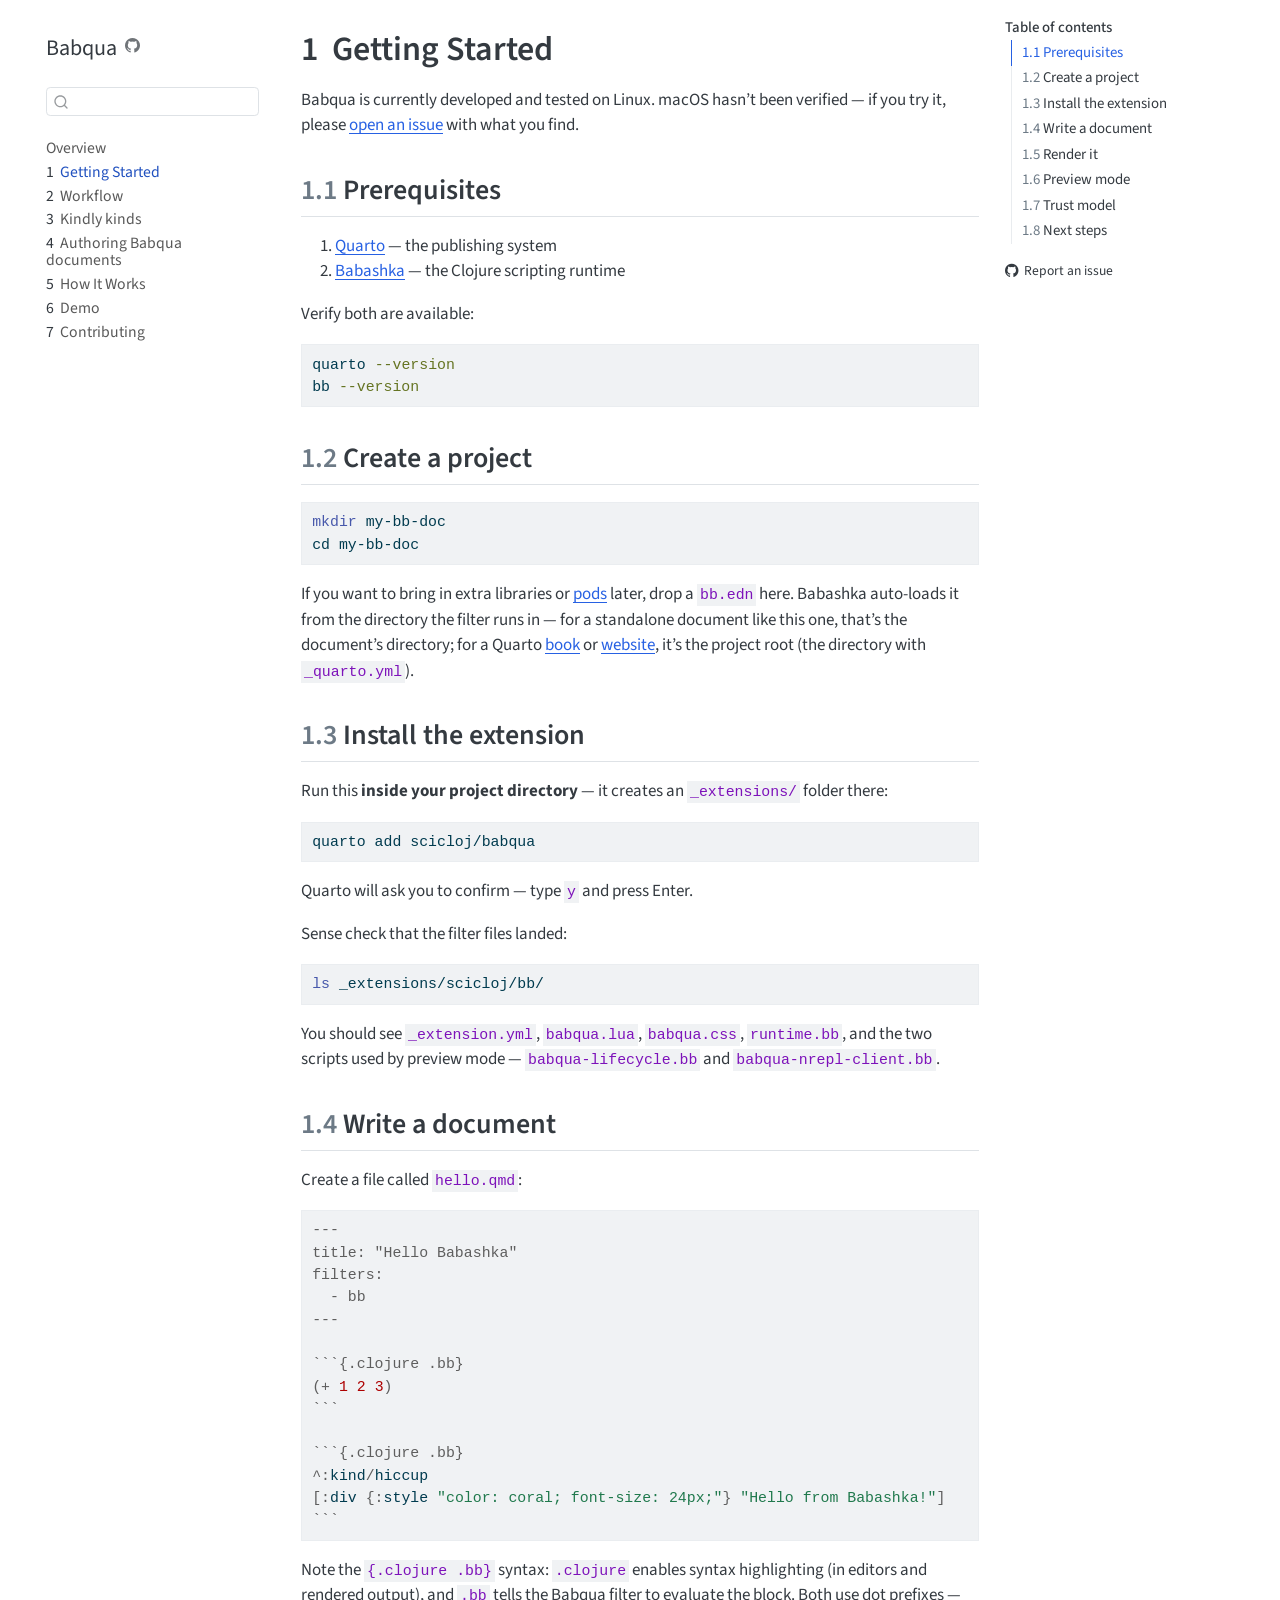
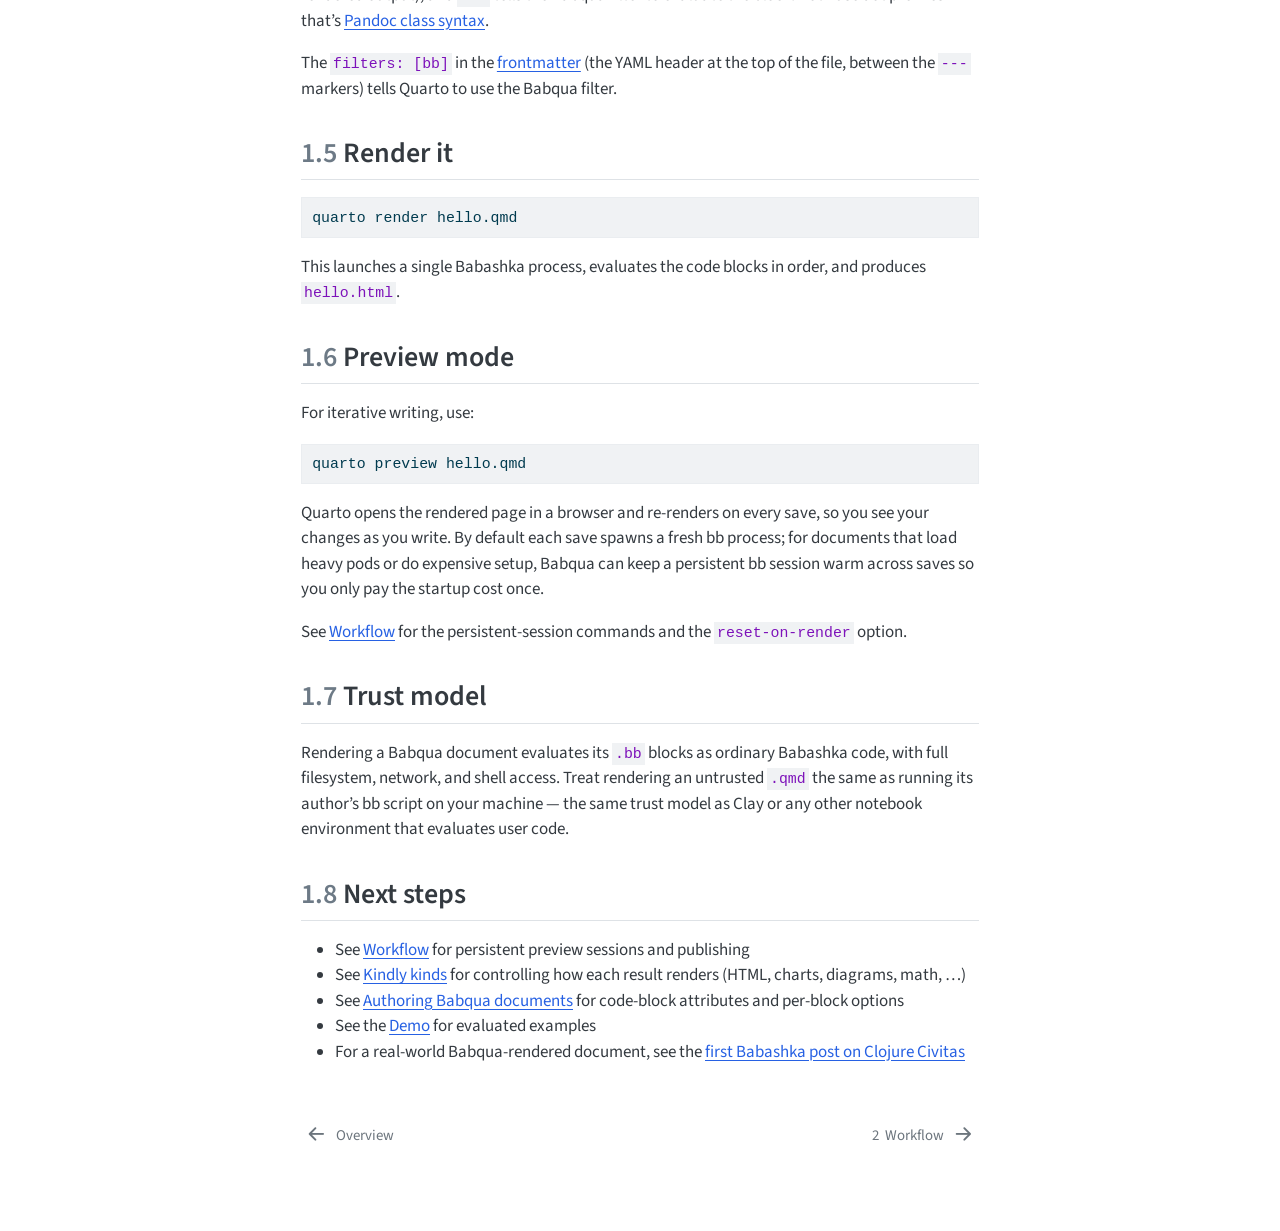
<file: getting-started.html>
<!DOCTYPE html>
<html xmlns="http://www.w3.org/1999/xhtml" lang="en" xml:lang="en"><head>

<meta charset="utf-8">
<meta name="generator" content="quarto-1.9.36">

<meta name="viewport" content="width=device-width, initial-scale=1.0, user-scalable=yes">


<title>1&nbsp; Getting Started – Babqua</title>
<style>
/* Default styles provided by pandoc.
** See https://pandoc.org/MANUAL.html#variables-for-html for config info.
*/
code{white-space: pre-wrap;}
span.smallcaps{font-variant: small-caps;}
div.columns{display: flex; gap: min(4vw, 1.5em);}
div.column{flex: auto; overflow-x: auto;}
div.hanging-indent{margin-left: 1.5em; text-indent: -1.5em;}
ul.task-list{list-style: none;}
ul.task-list li input[type="checkbox"] {
  width: 0.8em;
  margin: 0 0.8em 0.2em -1em; /* quarto-specific, see https://github.com/quarto-dev/quarto-cli/issues/4556 */ 
  vertical-align: middle;
}
/* CSS for syntax highlighting */
html { -webkit-text-size-adjust: 100%; }
pre > code.sourceCode { white-space: pre; position: relative; }
pre > code.sourceCode > span { display: inline-block; line-height: 1.25; }
pre > code.sourceCode > span:empty { height: 1.2em; }
.sourceCode { overflow: visible; }
code.sourceCode > span { color: inherit; text-decoration: inherit; }
div.sourceCode { margin: 1em 0; }
pre.sourceCode { margin: 0; }
@media screen {
div.sourceCode { overflow: auto; }
}
@media print {
pre > code.sourceCode { white-space: pre-wrap; }
pre > code.sourceCode > span { text-indent: -5em; padding-left: 5em; }
}
pre.numberSource code
  { counter-reset: source-line 0; }
pre.numberSource code > span
  { position: relative; left: -4em; counter-increment: source-line; }
pre.numberSource code > span > a:first-child::before
  { content: counter(source-line);
    position: relative; left: -1em; text-align: right; vertical-align: baseline;
    border: none; display: inline-block;
    -webkit-touch-callout: none; -webkit-user-select: none;
    -khtml-user-select: none; -moz-user-select: none;
    -ms-user-select: none; user-select: none;
    padding: 0 4px; width: 4em;
  }
pre.numberSource { margin-left: 3em;  padding-left: 4px; }
div.sourceCode
  {   }
@media screen {
pre > code.sourceCode > span > a:first-child::before { text-decoration: underline; }
}
</style>


<script src="site_libs/quarto-nav/quarto-nav.js"></script>
<script src="site_libs/quarto-nav/headroom.min.js"></script>
<script src="site_libs/clipboard/clipboard.min.js"></script>
<script src="site_libs/quarto-search/autocomplete.umd.js"></script>
<script src="site_libs/quarto-search/fuse.min.js"></script>
<script src="site_libs/quarto-search/quarto-search.js"></script>
<meta name="quarto:offset" content="./">
<link href="./workflow.html" rel="next">
<link href="./index.html" rel="prev">
<script src="site_libs/quarto-html/quarto.js" type="module"></script>
<script src="site_libs/quarto-html/tabsets/tabsets.js" type="module"></script>
<script src="site_libs/quarto-html/popper.min.js"></script>
<script src="site_libs/quarto-html/tippy.umd.min.js"></script>
<script src="site_libs/quarto-html/anchor.min.js"></script>
<link href="site_libs/quarto-html/tippy.css" rel="stylesheet">
<link href="site_libs/quarto-html/quarto-syntax-highlighting-845c23b38eaddc0f92fda52bfe77a8c8.css" rel="stylesheet" id="quarto-text-highlighting-styles">
<script src="site_libs/bootstrap/bootstrap.min.js"></script>
<link href="site_libs/bootstrap/bootstrap-icons.css" rel="stylesheet">
<link href="site_libs/bootstrap/bootstrap-47c769d3d3297953383b17cda1be3526.min.css" rel="stylesheet" append-hash="true" id="quarto-bootstrap" data-mode="light">
<script id="quarto-search-options" type="application/json">{
  "location": "sidebar",
  "copy-button": false,
  "collapse-after": 3,
  "panel-placement": "start",
  "type": "textbox",
  "limit": 50,
  "keyboard-shortcut": [
    "f",
    "/",
    "s"
  ],
  "show-item-context": false,
  "language": {
    "search-no-results-text": "No results",
    "search-matching-documents-text": "matching documents",
    "search-copy-link-title": "Copy link to search",
    "search-hide-matches-text": "Hide additional matches",
    "search-more-match-text": "more match in this document",
    "search-more-matches-text": "more matches in this document",
    "search-clear-button-title": "Clear",
    "search-text-placeholder": "",
    "search-detached-cancel-button-title": "Cancel",
    "search-submit-button-title": "Submit",
    "search-label": "Search"
  }
}</script>


</head>

<body class="nav-sidebar floating quarto-light">

<div id="quarto-search-results"></div>
  <header id="quarto-header" class="headroom fixed-top">
  <nav class="quarto-secondary-nav">
    <div class="container-fluid d-flex">
      <button type="button" class="quarto-btn-toggle btn" data-bs-toggle="collapse" role="button" data-bs-target=".quarto-sidebar-collapse-item" aria-controls="quarto-sidebar" aria-expanded="false" aria-label="Toggle sidebar navigation" onclick="if (window.quartoToggleHeadroom) { window.quartoToggleHeadroom(); }">
        <i class="bi bi-layout-text-sidebar-reverse"></i>
      </button>
        <nav class="quarto-page-breadcrumbs" aria-label="breadcrumb"><ol class="breadcrumb"><li class="breadcrumb-item"><a href="./getting-started.html"><span class="chapter-number">1</span>&nbsp; <span class="chapter-title">Getting Started</span></a></li></ol></nav>
        <a class="flex-grow-1" role="navigation" data-bs-toggle="collapse" data-bs-target=".quarto-sidebar-collapse-item" aria-controls="quarto-sidebar" aria-expanded="false" aria-label="Toggle sidebar navigation" onclick="if (window.quartoToggleHeadroom) { window.quartoToggleHeadroom(); }">      
        </a>
      <button type="button" class="btn quarto-search-button" aria-label="Search" onclick="window.quartoOpenSearch();">
        <i class="bi bi-search"></i>
      </button>
    </div>
  </nav>
</header>
<!-- content -->
<div id="quarto-content" class="quarto-container page-columns page-rows-contents page-layout-article">
<!-- sidebar -->
  <nav id="quarto-sidebar" class="sidebar collapse collapse-horizontal quarto-sidebar-collapse-item sidebar-navigation floating overflow-auto">
    <div class="pt-lg-2 mt-2 text-left sidebar-header">
    <div class="sidebar-title mb-0 py-0">
      <a href="./">Babqua</a> 
        <div class="sidebar-tools-main">
    <a href="https://github.com/scicloj/babqua" title="Source Code" class="quarto-navigation-tool px-1" aria-label="Source Code"><i class="bi bi-github"></i></a>
</div>
    </div>
      </div>
        <div class="mt-2 flex-shrink-0 align-items-center">
        <div class="sidebar-search">
        <div id="quarto-search" class="" title="Search"></div>
        </div>
        </div>
    <div class="sidebar-menu-container"> 
    <ul class="list-unstyled mt-1">
        <li class="sidebar-item">
  <div class="sidebar-item-container"> 
  <a href="./index.html" class="sidebar-item-text sidebar-link">
 <span class="menu-text">Overview</span></a>
  </div>
</li>
        <li class="sidebar-item">
  <div class="sidebar-item-container"> 
  <a href="./getting-started.html" class="sidebar-item-text sidebar-link active">
 <span class="menu-text"><span class="chapter-number">1</span>&nbsp; <span class="chapter-title">Getting Started</span></span></a>
  </div>
</li>
        <li class="sidebar-item">
  <div class="sidebar-item-container"> 
  <a href="./workflow.html" class="sidebar-item-text sidebar-link">
 <span class="menu-text"><span class="chapter-number">2</span>&nbsp; <span class="chapter-title">Workflow</span></span></a>
  </div>
</li>
        <li class="sidebar-item">
  <div class="sidebar-item-container"> 
  <a href="./kindly-kinds.html" class="sidebar-item-text sidebar-link">
 <span class="menu-text"><span class="chapter-number">3</span>&nbsp; <span class="chapter-title">Kindly kinds</span></span></a>
  </div>
</li>
        <li class="sidebar-item">
  <div class="sidebar-item-container"> 
  <a href="./authoring.html" class="sidebar-item-text sidebar-link">
 <span class="menu-text"><span class="chapter-number">4</span>&nbsp; <span class="chapter-title">Authoring Babqua documents</span></span></a>
  </div>
</li>
        <li class="sidebar-item">
  <div class="sidebar-item-container"> 
  <a href="./how-it-works.html" class="sidebar-item-text sidebar-link">
 <span class="menu-text"><span class="chapter-number">5</span>&nbsp; <span class="chapter-title">How It Works</span></span></a>
  </div>
</li>
        <li class="sidebar-item">
  <div class="sidebar-item-container"> 
  <a href="./demo.html" class="sidebar-item-text sidebar-link">
 <span class="menu-text"><span class="chapter-number">6</span>&nbsp; <span class="chapter-title">Demo</span></span></a>
  </div>
</li>
        <li class="sidebar-item">
  <div class="sidebar-item-container"> 
  <a href="./contributing.html" class="sidebar-item-text sidebar-link">
 <span class="menu-text"><span class="chapter-number">7</span>&nbsp; <span class="chapter-title">Contributing</span></span></a>
  </div>
</li>
    </ul>
    </div>
</nav>
<div id="quarto-sidebar-glass" class="quarto-sidebar-collapse-item" data-bs-toggle="collapse" data-bs-target=".quarto-sidebar-collapse-item"></div>
<!-- margin-sidebar -->
    <div id="quarto-margin-sidebar" class="sidebar margin-sidebar">
        <nav id="TOC" role="doc-toc" class="toc-active">
    <h2 id="toc-title">Table of contents</h2>
   
  <ul>
  <li><a href="#prerequisites" id="toc-prerequisites" class="nav-link active" data-scroll-target="#prerequisites"><span class="header-section-number">1.1</span> Prerequisites</a></li>
  <li><a href="#create-a-project" id="toc-create-a-project" class="nav-link" data-scroll-target="#create-a-project"><span class="header-section-number">1.2</span> Create a project</a></li>
  <li><a href="#install-the-extension" id="toc-install-the-extension" class="nav-link" data-scroll-target="#install-the-extension"><span class="header-section-number">1.3</span> Install the extension</a></li>
  <li><a href="#write-a-document" id="toc-write-a-document" class="nav-link" data-scroll-target="#write-a-document"><span class="header-section-number">1.4</span> Write a document</a></li>
  <li><a href="#render-it" id="toc-render-it" class="nav-link" data-scroll-target="#render-it"><span class="header-section-number">1.5</span> Render it</a></li>
  <li><a href="#preview-mode" id="toc-preview-mode" class="nav-link" data-scroll-target="#preview-mode"><span class="header-section-number">1.6</span> Preview mode</a></li>
  <li><a href="#trust-model" id="toc-trust-model" class="nav-link" data-scroll-target="#trust-model"><span class="header-section-number">1.7</span> Trust model</a></li>
  <li><a href="#next-steps" id="toc-next-steps" class="nav-link" data-scroll-target="#next-steps"><span class="header-section-number">1.8</span> Next steps</a></li>
  </ul>
<div class="toc-actions"><ul><li><a href="https://github.com/scicloj/babqua/issues/new" class="toc-action"><i class="bi bi-github"></i>Report an issue</a></li></ul></div></nav>
    </div>
<!-- main -->
<main class="content" id="quarto-document-content">

<header id="title-block-header" class="quarto-title-block default">
<div class="quarto-title">
<h1 class="title"><span class="chapter-number">1</span>&nbsp; <span class="chapter-title">Getting Started</span></h1>
</div>



<div class="quarto-title-meta">

    
  
    
  </div>
  


</header>


<p>Babqua is currently developed and tested on Linux. macOS hasn’t been verified — if you try it, please <a href="https://github.com/scicloj/babqua/issues">open an issue</a> with what you find.</p>
<section id="prerequisites" class="level2" data-number="1.1">
<h2 data-number="1.1" class="anchored" data-anchor-id="prerequisites"><span class="header-section-number">1.1</span> Prerequisites</h2>
<ol type="1">
<li><strong><a href="https://quarto.org/docs/get-started/">Quarto</a></strong> — the publishing system</li>
<li><strong><a href="https://github.com/babashka/babashka#installation">Babashka</a></strong> — the Clojure scripting runtime</li>
</ol>
<p>Verify both are available:</p>
<div class="code-copy-outer-scaffold"><div class="sourceCode" id="cb1"><pre class="sourceCode bash code-with-copy"><code class="sourceCode bash"><span id="cb1-1"><a href="#cb1-1" aria-hidden="true" tabindex="-1"></a><span class="ex">quarto</span> <span class="at">--version</span></span>
<span id="cb1-2"><a href="#cb1-2" aria-hidden="true" tabindex="-1"></a><span class="ex">bb</span> <span class="at">--version</span></span></code></pre></div><button title="Copy to Clipboard" class="code-copy-button"><i class="bi"></i></button></div>
</section>
<section id="create-a-project" class="level2" data-number="1.2">
<h2 data-number="1.2" class="anchored" data-anchor-id="create-a-project"><span class="header-section-number">1.2</span> Create a project</h2>
<div class="code-copy-outer-scaffold"><div class="sourceCode" id="cb2"><pre class="sourceCode bash code-with-copy"><code class="sourceCode bash"><span id="cb2-1"><a href="#cb2-1" aria-hidden="true" tabindex="-1"></a><span class="fu">mkdir</span> my-bb-doc</span>
<span id="cb2-2"><a href="#cb2-2" aria-hidden="true" tabindex="-1"></a><span class="bu">cd</span> my-bb-doc</span></code></pre></div><button title="Copy to Clipboard" class="code-copy-button"><i class="bi"></i></button></div>
<p>If you want to bring in extra libraries or <a href="https://github.com/babashka/babashka/blob/master/doc/projects.md#pods">pods</a> later, drop a <code>bb.edn</code> here. Babashka auto-loads it from the directory the filter runs in — for a standalone document like this one, that’s the document’s directory; for a Quarto <a href="https://quarto.org/docs/books/">book</a> or <a href="https://quarto.org/docs/websites/">website</a>, it’s the project root (the directory with <code>_quarto.yml</code>).</p>
</section>
<section id="install-the-extension" class="level2" data-number="1.3">
<h2 data-number="1.3" class="anchored" data-anchor-id="install-the-extension"><span class="header-section-number">1.3</span> Install the extension</h2>
<p>Run this <strong>inside your project directory</strong> — it creates an <code>_extensions/</code> folder there:</p>
<div class="code-copy-outer-scaffold"><div class="sourceCode" id="cb3"><pre class="sourceCode bash code-with-copy"><code class="sourceCode bash"><span id="cb3-1"><a href="#cb3-1" aria-hidden="true" tabindex="-1"></a><span class="ex">quarto</span> add scicloj/babqua</span></code></pre></div><button title="Copy to Clipboard" class="code-copy-button"><i class="bi"></i></button></div>
<p>Quarto will ask you to confirm — type <code>y</code> and press Enter.</p>
<p>Sense check that the filter files landed:</p>
<div class="code-copy-outer-scaffold"><div class="sourceCode" id="cb4"><pre class="sourceCode bash code-with-copy"><code class="sourceCode bash"><span id="cb4-1"><a href="#cb4-1" aria-hidden="true" tabindex="-1"></a><span class="fu">ls</span> _extensions/scicloj/bb/</span></code></pre></div><button title="Copy to Clipboard" class="code-copy-button"><i class="bi"></i></button></div>
<p>You should see <code>_extension.yml</code>, <code>babqua.lua</code>, <code>babqua.css</code>, <code>runtime.bb</code>, and the two scripts used by preview mode — <code>babqua-lifecycle.bb</code> and <code>babqua-nrepl-client.bb</code>.</p>
</section>
<section id="write-a-document" class="level2" data-number="1.4">
<h2 data-number="1.4" class="anchored" data-anchor-id="write-a-document"><span class="header-section-number">1.4</span> Write a document</h2>
<p>Create a file called <code>hello.qmd</code>:</p>
<div class="code-copy-outer-scaffold"><div class="sourceCode" id="cb5"><pre class="sourceCode markdown code-with-copy"><code class="sourceCode markdown"><span id="cb5-1"><a href="#cb5-1" aria-hidden="true" tabindex="-1"></a><span class="co">---</span></span>
<span id="cb5-2"><a href="#cb5-2" aria-hidden="true" tabindex="-1"></a><span class="an">title:</span><span class="co"> "Hello Babashka"</span></span>
<span id="cb5-3"><a href="#cb5-3" aria-hidden="true" tabindex="-1"></a><span class="an">filters:</span></span>
<span id="cb5-4"><a href="#cb5-4" aria-hidden="true" tabindex="-1"></a><span class="co">  - bb</span></span>
<span id="cb5-5"><a href="#cb5-5" aria-hidden="true" tabindex="-1"></a><span class="co">---</span></span>
<span id="cb5-6"><a href="#cb5-6" aria-hidden="true" tabindex="-1"></a></span>
<span id="cb5-7"><a href="#cb5-7" aria-hidden="true" tabindex="-1"></a><span class="in">```{.clojure .bb}</span></span>
<span id="cb5-8"><a href="#cb5-8" aria-hidden="true" tabindex="-1"></a><span class="op">(+</span> <span class="dv">1</span> <span class="dv">2</span> <span class="dv">3</span><span class="op">)</span></span>
<span id="cb5-9"><a href="#cb5-9" aria-hidden="true" tabindex="-1"></a><span class="in">```</span></span>
<span id="cb5-10"><a href="#cb5-10" aria-hidden="true" tabindex="-1"></a></span>
<span id="cb5-11"><a href="#cb5-11" aria-hidden="true" tabindex="-1"></a><span class="in">```{.clojure .bb}</span></span>
<span id="cb5-12"><a href="#cb5-12" aria-hidden="true" tabindex="-1"></a><span class="op">^:</span>kind<span class="op">/</span>hiccup</span>
<span id="cb5-13"><a href="#cb5-13" aria-hidden="true" tabindex="-1"></a><span class="op">[:</span>div <span class="op">{:</span>style <span class="st">"color: coral; font-size: 24px;"</span><span class="op">}</span> <span class="st">"Hello from Babashka!"</span><span class="op">]</span></span>
<span id="cb5-14"><a href="#cb5-14" aria-hidden="true" tabindex="-1"></a><span class="in">```</span></span></code></pre></div><button title="Copy to Clipboard" class="code-copy-button"><i class="bi"></i></button></div>
<p>Note the <code>{.clojure .bb}</code> syntax: <code>.clojure</code> enables syntax highlighting (in editors and rendered output), and <code>.bb</code> tells the Babqua filter to evaluate the block. Both use dot prefixes — that’s <a href="https://pandoc.org/MANUAL.html#divs-and-spans">Pandoc class syntax</a>.</p>
<p>The <code>filters: [bb]</code> in the <a href="https://quarto.org/docs/authoring/front-matter.html">frontmatter</a> (the YAML header at the top of the file, between the <code>---</code> markers) tells Quarto to use the Babqua filter.</p>
</section>
<section id="render-it" class="level2" data-number="1.5">
<h2 data-number="1.5" class="anchored" data-anchor-id="render-it"><span class="header-section-number">1.5</span> Render it</h2>
<div class="code-copy-outer-scaffold"><div class="sourceCode" id="cb6"><pre class="sourceCode bash code-with-copy"><code class="sourceCode bash"><span id="cb6-1"><a href="#cb6-1" aria-hidden="true" tabindex="-1"></a><span class="ex">quarto</span> render hello.qmd</span></code></pre></div><button title="Copy to Clipboard" class="code-copy-button"><i class="bi"></i></button></div>
<p>This launches a single Babashka process, evaluates the code blocks in order, and produces <code>hello.html</code>.</p>
</section>
<section id="preview-mode" class="level2" data-number="1.6">
<h2 data-number="1.6" class="anchored" data-anchor-id="preview-mode"><span class="header-section-number">1.6</span> Preview mode</h2>
<p>For iterative writing, use:</p>
<div class="code-copy-outer-scaffold"><div class="sourceCode" id="cb7"><pre class="sourceCode bash code-with-copy"><code class="sourceCode bash"><span id="cb7-1"><a href="#cb7-1" aria-hidden="true" tabindex="-1"></a><span class="ex">quarto</span> preview hello.qmd</span></code></pre></div><button title="Copy to Clipboard" class="code-copy-button"><i class="bi"></i></button></div>
<p>Quarto opens the rendered page in a browser and re-renders on every save, so you see your changes as you write. By default each save spawns a fresh bb process; for documents that load heavy pods or do expensive setup, Babqua can keep a persistent bb session warm across saves so you only pay the startup cost once.</p>
<p>See <a href="./workflow.html">Workflow</a> for the persistent-session commands and the <code>reset-on-render</code> option.</p>
</section>
<section id="trust-model" class="level2" data-number="1.7">
<h2 data-number="1.7" class="anchored" data-anchor-id="trust-model"><span class="header-section-number">1.7</span> Trust model</h2>
<p>Rendering a Babqua document evaluates its <code>.bb</code> blocks as ordinary Babashka code, with full filesystem, network, and shell access. Treat rendering an untrusted <code>.qmd</code> the same as running its author’s bb script on your machine — the same trust model as Clay or any other notebook environment that evaluates user code.</p>
</section>
<section id="next-steps" class="level2" data-number="1.8">
<h2 data-number="1.8" class="anchored" data-anchor-id="next-steps"><span class="header-section-number">1.8</span> Next steps</h2>
<ul>
<li>See <a href="./workflow.html">Workflow</a> for persistent preview sessions and publishing</li>
<li>See <a href="./kindly-kinds.html">Kindly kinds</a> for controlling how each result renders (HTML, charts, diagrams, math, …)</li>
<li>See <a href="./authoring.html">Authoring Babqua documents</a> for code-block attributes and per-block options</li>
<li>See the <a href="./demo.html">Demo</a> for evaluated examples</li>
<li>For a real-world Babqua-rendered document, see the <a href="https://clojurecivitas.org/babashka/hello.html">first Babashka post on Clojure Civitas</a></li>
</ul>


</section>

</main> <!-- /main -->
<script id="quarto-html-after-body" type="application/javascript">
  window.document.addEventListener("DOMContentLoaded", function (event) {
    const icon = "";
    const anchorJS = new window.AnchorJS();
    anchorJS.options = {
      placement: 'right',
      icon: icon
    };
    anchorJS.add('.anchored');
    const isCodeAnnotation = (el) => {
      for (const clz of el.classList) {
        if (clz.startsWith('code-annotation-')) {                     
          return true;
        }
      }
      return false;
    }
    const onCopySuccess = function(e) {
      // button target
      const button = e.trigger;
      // don't keep focus
      button.blur();
      // flash "checked"
      button.classList.add('code-copy-button-checked');
      var currentTitle = button.getAttribute("title");
      button.setAttribute("title", "Copied!");
      let tooltip;
      if (window.bootstrap) {
        button.setAttribute("data-bs-toggle", "tooltip");
        button.setAttribute("data-bs-placement", "left");
        button.setAttribute("data-bs-title", "Copied!");
        tooltip = new bootstrap.Tooltip(button, 
          { trigger: "manual", 
            customClass: "code-copy-button-tooltip",
            offset: [0, -8]});
        tooltip.show();    
      }
      setTimeout(function() {
        if (tooltip) {
          tooltip.hide();
          button.removeAttribute("data-bs-title");
          button.removeAttribute("data-bs-toggle");
          button.removeAttribute("data-bs-placement");
        }
        button.setAttribute("title", currentTitle);
        button.classList.remove('code-copy-button-checked');
      }, 1000);
      // clear code selection
      e.clearSelection();
    }
    const getTextToCopy = function(trigger) {
      const outerScaffold = trigger.parentElement.cloneNode(true);
      const codeEl = outerScaffold.querySelector('code');
      for (const childEl of codeEl.children) {
        if (isCodeAnnotation(childEl)) {
          childEl.remove();
        }
      }
      return codeEl.innerText;
    }
    const clipboard = new window.ClipboardJS('.code-copy-button:not([data-in-quarto-modal])', {
      text: getTextToCopy
    });
    clipboard.on('success', onCopySuccess);
    if (window.document.getElementById('quarto-embedded-source-code-modal')) {
      const clipboardModal = new window.ClipboardJS('.code-copy-button[data-in-quarto-modal]', {
        text: getTextToCopy,
        container: window.document.getElementById('quarto-embedded-source-code-modal')
      });
      clipboardModal.on('success', onCopySuccess);
    }
      var localhostRegex = new RegExp(/^(?:http|https):\/\/localhost\:?[0-9]*\//);
      var mailtoRegex = new RegExp(/^mailto:/);
        var filterRegex = new RegExp('/' + window.location.host + '/');
      var isInternal = (href) => {
          return filterRegex.test(href) || localhostRegex.test(href) || mailtoRegex.test(href);
      }
      // Inspect non-navigation links and adorn them if external
     var links = window.document.querySelectorAll('a[href]:not(.nav-link):not(.navbar-brand):not(.toc-action):not(.sidebar-link):not(.sidebar-item-toggle):not(.pagination-link):not(.no-external):not([aria-hidden]):not(.dropdown-item):not(.quarto-navigation-tool):not(.about-link)');
      for (var i=0; i<links.length; i++) {
        const link = links[i];
        if (!isInternal(link.href)) {
          // undo the damage that might have been done by quarto-nav.js in the case of
          // links that we want to consider external
          if (link.dataset.originalHref !== undefined) {
            link.href = link.dataset.originalHref;
          }
        }
      }
    function tippyHover(el, contentFn, onTriggerFn, onUntriggerFn) {
      const config = {
        allowHTML: true,
        maxWidth: 500,
        delay: 100,
        arrow: false,
        appendTo: function(el) {
            return el.parentElement;
        },
        interactive: true,
        interactiveBorder: 10,
        theme: 'quarto',
        placement: 'bottom-start',
      };
      if (contentFn) {
        config.content = contentFn;
      }
      if (onTriggerFn) {
        config.onTrigger = onTriggerFn;
      }
      if (onUntriggerFn) {
        config.onUntrigger = onUntriggerFn;
      }
      window.tippy(el, config); 
    }
    const noterefs = window.document.querySelectorAll('a[role="doc-noteref"]');
    for (var i=0; i<noterefs.length; i++) {
      const ref = noterefs[i];
      tippyHover(ref, function() {
        // use id or data attribute instead here
        let href = ref.getAttribute('data-footnote-href') || ref.getAttribute('href');
        try { href = new URL(href).hash; } catch {}
        const id = href.replace(/^#\/?/, "");
        const note = window.document.getElementById(id);
        if (note) {
          return note.innerHTML;
        } else {
          return "";
        }
      });
    }
    const xrefs = window.document.querySelectorAll('a.quarto-xref');
    const processXRef = (id, note) => {
      // Strip column container classes
      const stripColumnClz = (el) => {
        el.classList.remove("page-full", "page-columns");
        if (el.children) {
          for (const child of el.children) {
            stripColumnClz(child);
          }
        }
      }
      stripColumnClz(note)
      if (id === null || id.startsWith('sec-')) {
        // Special case sections, only their first couple elements
        const container = document.createElement("div");
        if (note.children && note.children.length > 2) {
          container.appendChild(note.children[0].cloneNode(true));
          for (let i = 1; i < note.children.length; i++) {
            const child = note.children[i];
            if (child.tagName === "P" && child.innerText === "") {
              continue;
            } else {
              container.appendChild(child.cloneNode(true));
              break;
            }
          }
          if (window.Quarto?.typesetMath) {
            window.Quarto.typesetMath(container);
          }
          return container.innerHTML
        } else {
          if (window.Quarto?.typesetMath) {
            window.Quarto.typesetMath(note);
          }
          return note.innerHTML;
        }
      } else {
        // Remove any anchor links if they are present
        const anchorLink = note.querySelector('a.anchorjs-link');
        if (anchorLink) {
          anchorLink.remove();
        }
        if (window.Quarto?.typesetMath) {
          window.Quarto.typesetMath(note);
        }
        if (note.classList.contains("callout")) {
          return note.outerHTML;
        } else {
          return note.innerHTML;
        }
      }
    }
    for (var i=0; i<xrefs.length; i++) {
      const xref = xrefs[i];
      tippyHover(xref, undefined, function(instance) {
        instance.disable();
        let url = xref.getAttribute('href');
        let hash = undefined; 
        if (url.startsWith('#')) {
          hash = url;
        } else {
          try { hash = new URL(url).hash; } catch {}
        }
        if (hash) {
          const id = hash.replace(/^#\/?/, "");
          const note = window.document.getElementById(id);
          if (note !== null) {
            try {
              const html = processXRef(id, note.cloneNode(true));
              instance.setContent(html);
            } finally {
              instance.enable();
              instance.show();
            }
          } else {
            // See if we can fetch this
            fetch(url.split('#')[0])
            .then(res => res.text())
            .then(html => {
              const parser = new DOMParser();
              const htmlDoc = parser.parseFromString(html, "text/html");
              const note = htmlDoc.getElementById(id);
              if (note !== null) {
                const html = processXRef(id, note);
                instance.setContent(html);
              } 
            }).finally(() => {
              instance.enable();
              instance.show();
            });
          }
        } else {
          // See if we can fetch a full url (with no hash to target)
          // This is a special case and we should probably do some content thinning / targeting
          fetch(url)
          .then(res => res.text())
          .then(html => {
            const parser = new DOMParser();
            const htmlDoc = parser.parseFromString(html, "text/html");
            const note = htmlDoc.querySelector('main.content');
            if (note !== null) {
              // This should only happen for chapter cross references
              // (since there is no id in the URL)
              // remove the first header
              if (note.children.length > 0 && note.children[0].tagName === "HEADER") {
                note.children[0].remove();
              }
              const html = processXRef(null, note);
              instance.setContent(html);
            } 
          }).finally(() => {
            instance.enable();
            instance.show();
          });
        }
      }, function(instance) {
      });
    }
        let selectedAnnoteEl;
        const selectorForAnnotation = ( cell, annotation) => {
          let cellAttr = 'data-code-cell="' + cell + '"';
          let lineAttr = 'data-code-annotation="' +  annotation + '"';
          const selector = 'span[' + cellAttr + '][' + lineAttr + ']';
          return selector;
        }
        const selectCodeLines = (annoteEl) => {
          const doc = window.document;
          const targetCell = annoteEl.getAttribute("data-target-cell");
          const targetAnnotation = annoteEl.getAttribute("data-target-annotation");
          const annoteSpan = window.document.querySelector(selectorForAnnotation(targetCell, targetAnnotation));
          const lines = annoteSpan.getAttribute("data-code-lines").split(",");
          const lineIds = lines.map((line) => {
            return targetCell + "-" + line;
          })
          let top = null;
          let height = null;
          let parent = null;
          if (lineIds.length > 0) {
              //compute the position of the single el (top and bottom and make a div)
              const el = window.document.getElementById(lineIds[0]);
              top = el.offsetTop;
              height = el.offsetHeight;
              parent = el.parentElement.parentElement;
            if (lineIds.length > 1) {
              const lastEl = window.document.getElementById(lineIds[lineIds.length - 1]);
              const bottom = lastEl.offsetTop + lastEl.offsetHeight;
              height = bottom - top;
            }
            if (top !== null && height !== null && parent !== null) {
              // cook up a div (if necessary) and position it 
              let div = window.document.getElementById("code-annotation-line-highlight");
              if (div === null) {
                div = window.document.createElement("div");
                div.setAttribute("id", "code-annotation-line-highlight");
                div.style.position = 'absolute';
                parent.appendChild(div);
              }
              div.style.top = top - 2 + "px";
              div.style.height = height + 4 + "px";
              div.style.left = 0;
              let gutterDiv = window.document.getElementById("code-annotation-line-highlight-gutter");
              if (gutterDiv === null) {
                gutterDiv = window.document.createElement("div");
                gutterDiv.setAttribute("id", "code-annotation-line-highlight-gutter");
                gutterDiv.style.position = 'absolute';
                const codeCell = window.document.getElementById(targetCell);
                const gutter = codeCell.querySelector('.code-annotation-gutter');
                gutter.appendChild(gutterDiv);
              }
              gutterDiv.style.top = top - 2 + "px";
              gutterDiv.style.height = height + 4 + "px";
            }
            selectedAnnoteEl = annoteEl;
          }
        };
        const unselectCodeLines = () => {
          const elementsIds = ["code-annotation-line-highlight", "code-annotation-line-highlight-gutter"];
          elementsIds.forEach((elId) => {
            const div = window.document.getElementById(elId);
            if (div) {
              div.remove();
            }
          });
          selectedAnnoteEl = undefined;
        };
          // Handle positioning of the toggle
      window.addEventListener(
        "resize",
        throttle(() => {
          elRect = undefined;
          if (selectedAnnoteEl) {
            selectCodeLines(selectedAnnoteEl);
          }
        }, 10)
      );
      function throttle(fn, ms) {
      let throttle = false;
      let timer;
        return (...args) => {
          if(!throttle) { // first call gets through
              fn.apply(this, args);
              throttle = true;
          } else { // all the others get throttled
              if(timer) clearTimeout(timer); // cancel #2
              timer = setTimeout(() => {
                fn.apply(this, args);
                timer = throttle = false;
              }, ms);
          }
        };
      }
        // Attach click handler to the DT
        const annoteDls = window.document.querySelectorAll('dt[data-target-cell]');
        for (const annoteDlNode of annoteDls) {
          annoteDlNode.addEventListener('click', (event) => {
            const clickedEl = event.target;
            if (clickedEl !== selectedAnnoteEl) {
              unselectCodeLines();
              const activeEl = window.document.querySelector('dt[data-target-cell].code-annotation-active');
              if (activeEl) {
                activeEl.classList.remove('code-annotation-active');
              }
              selectCodeLines(clickedEl);
              clickedEl.classList.add('code-annotation-active');
            } else {
              // Unselect the line
              unselectCodeLines();
              clickedEl.classList.remove('code-annotation-active');
            }
          });
        }
    const findCites = (el) => {
      const parentEl = el.parentElement;
      if (parentEl) {
        const cites = parentEl.dataset.cites;
        if (cites) {
          return {
            el,
            cites: cites.split(' ')
          };
        } else {
          return findCites(el.parentElement)
        }
      } else {
        return undefined;
      }
    };
    var bibliorefs = window.document.querySelectorAll('a[role="doc-biblioref"]');
    for (var i=0; i<bibliorefs.length; i++) {
      const ref = bibliorefs[i];
      const citeInfo = findCites(ref);
      if (citeInfo) {
        tippyHover(citeInfo.el, function() {
          var popup = window.document.createElement('div');
          citeInfo.cites.forEach(function(cite) {
            var citeDiv = window.document.createElement('div');
            citeDiv.classList.add('hanging-indent');
            citeDiv.classList.add('csl-entry');
            var biblioDiv = window.document.getElementById('ref-' + cite);
            if (biblioDiv) {
              citeDiv.innerHTML = biblioDiv.innerHTML;
            }
            popup.appendChild(citeDiv);
          });
          return popup.innerHTML;
        });
      }
    }
  });
  </script>
<nav class="page-navigation">
  <div class="nav-page nav-page-previous">
      <a href="./index.html" class="pagination-link" aria-label="Overview">
        <i class="bi bi-arrow-left-short"></i> <span class="nav-page-text">Overview</span>
      </a>          
  </div>
  <div class="nav-page nav-page-next">
      <a href="./workflow.html" class="pagination-link" aria-label="Workflow">
        <span class="nav-page-text"><span class="chapter-number">2</span>&nbsp; <span class="chapter-title">Workflow</span></span> <i class="bi bi-arrow-right-short"></i>
      </a>
  </div>
</nav>
</div> <!-- /content -->




<footer class="footer"><div class="nav-footer"><div class="nav-footer-center"><div class="toc-actions d-sm-block d-md-none"><ul><li><a href="https://github.com/scicloj/babqua/issues/new" class="toc-action"><i class="bi bi-github"></i>Report an issue</a></li></ul></div></div></div></footer></body></html>
</file>
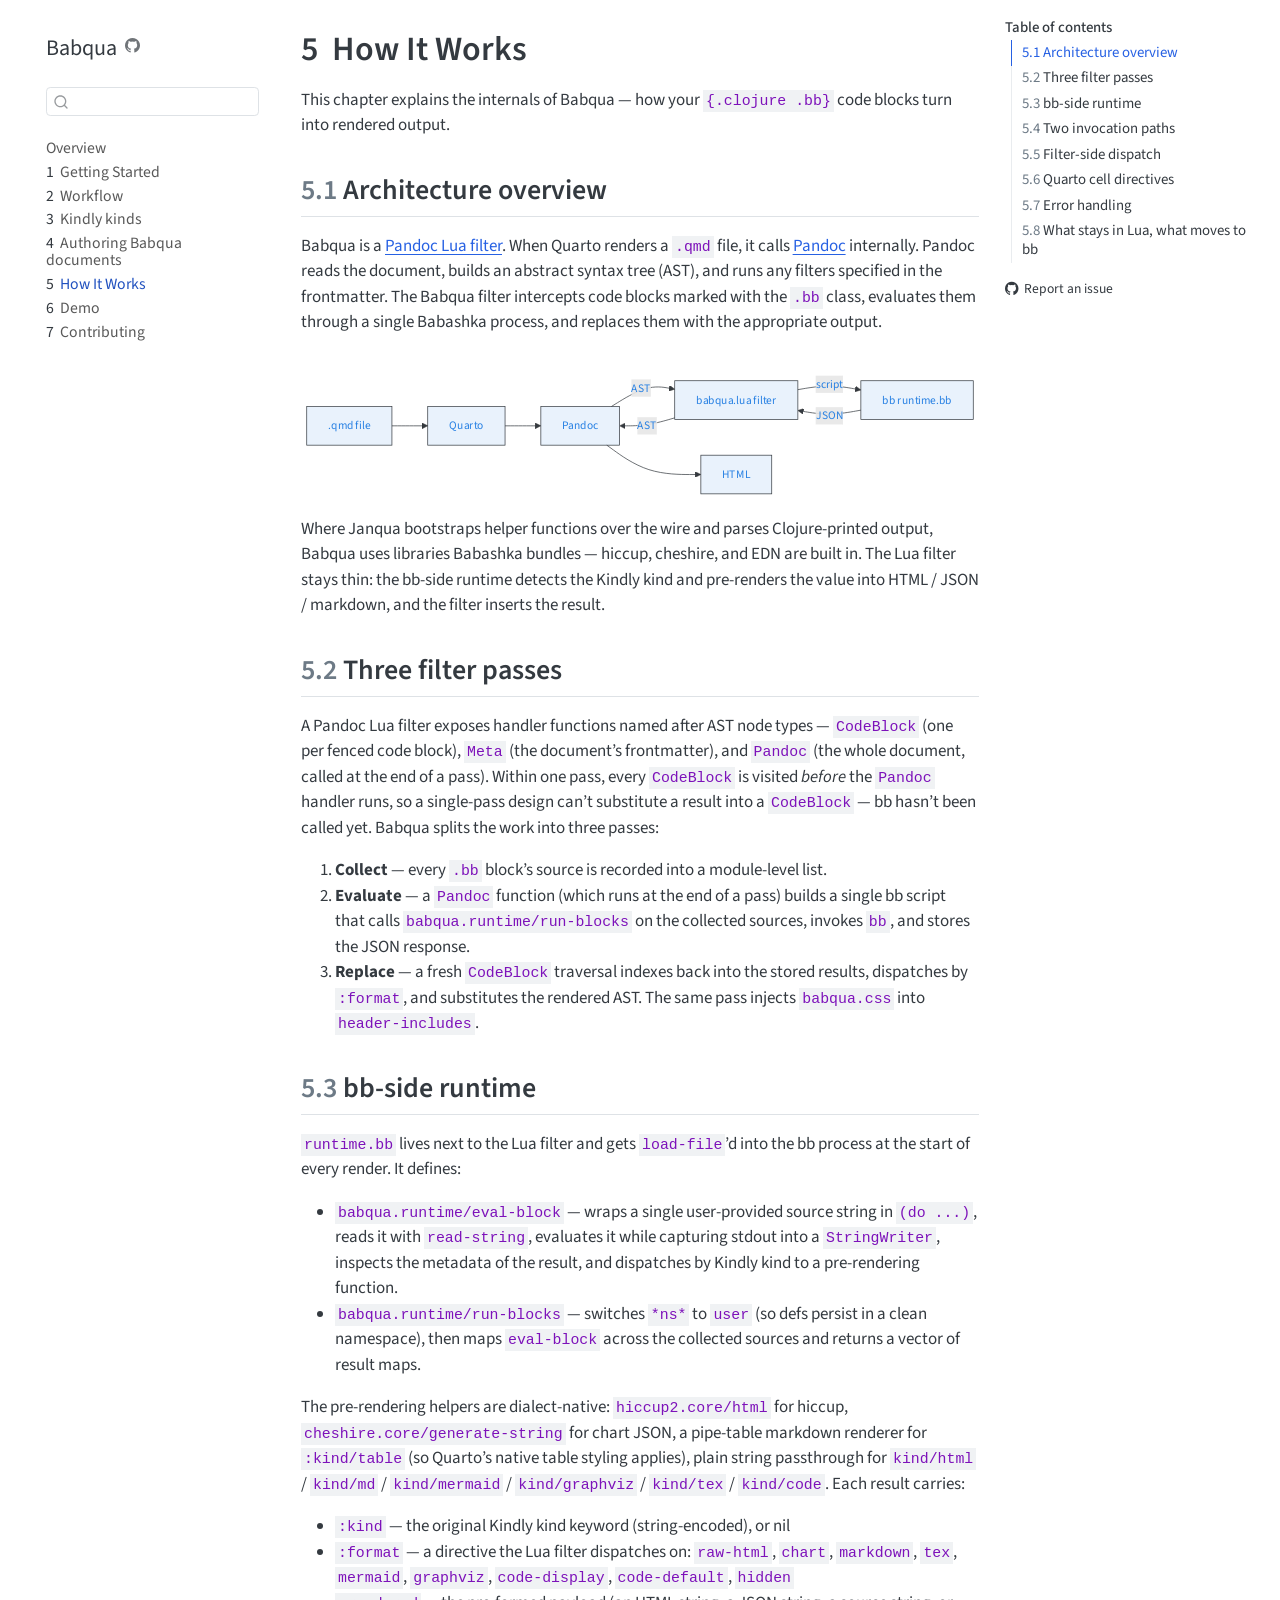
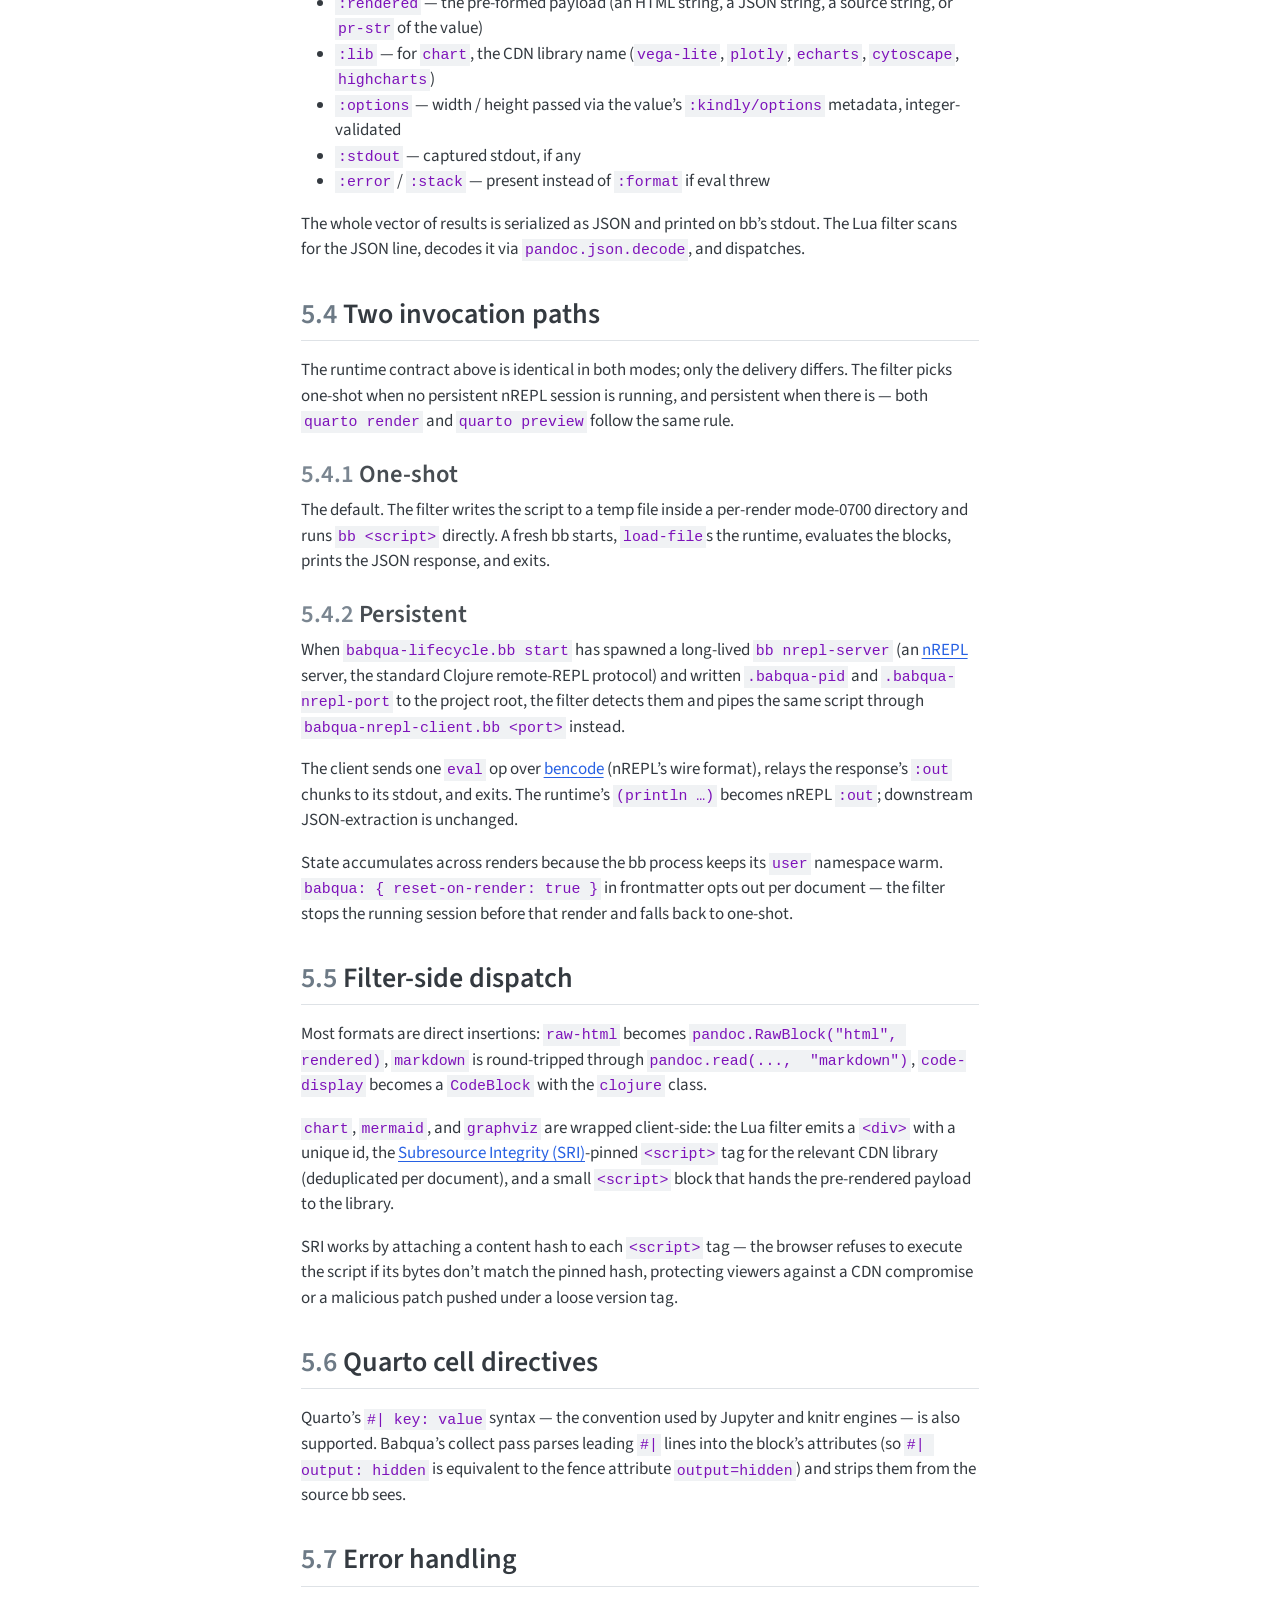
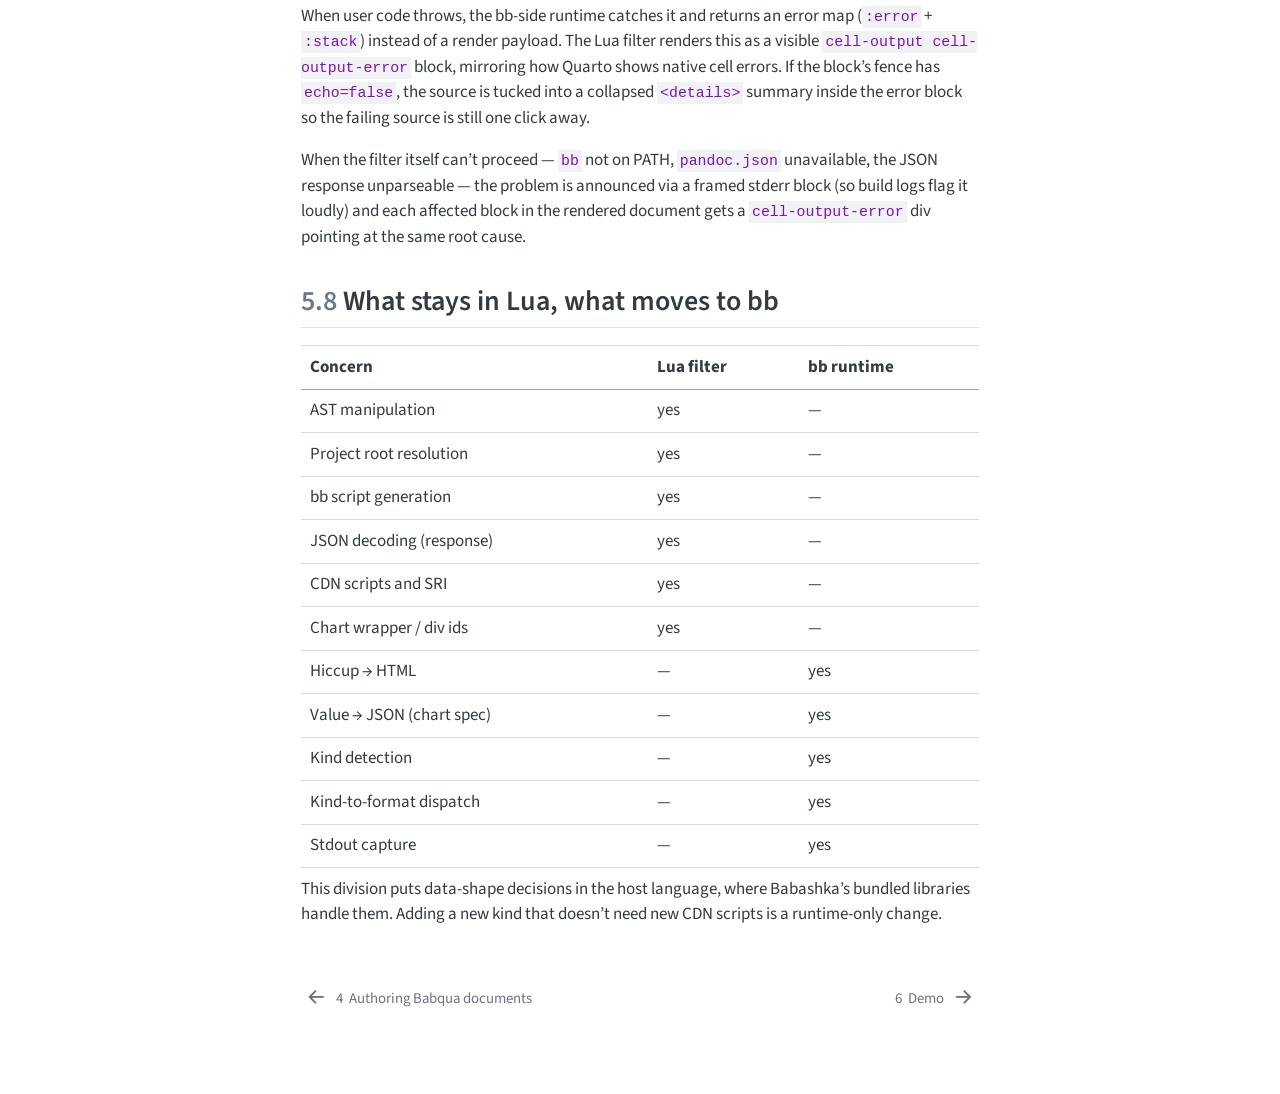
<file: how-it-works.html>
<!DOCTYPE html>
<html xmlns="http://www.w3.org/1999/xhtml" lang="en" xml:lang="en"><head>

<meta charset="utf-8">
<meta name="generator" content="quarto-1.9.36">

<meta name="viewport" content="width=device-width, initial-scale=1.0, user-scalable=yes">


<title>5&nbsp; How It Works – Babqua</title>
<style>
/* Default styles provided by pandoc.
** See https://pandoc.org/MANUAL.html#variables-for-html for config info.
*/
code{white-space: pre-wrap;}
span.smallcaps{font-variant: small-caps;}
div.columns{display: flex; gap: min(4vw, 1.5em);}
div.column{flex: auto; overflow-x: auto;}
div.hanging-indent{margin-left: 1.5em; text-indent: -1.5em;}
ul.task-list{list-style: none;}
ul.task-list li input[type="checkbox"] {
  width: 0.8em;
  margin: 0 0.8em 0.2em -1em; /* quarto-specific, see https://github.com/quarto-dev/quarto-cli/issues/4556 */ 
  vertical-align: middle;
}
</style>


<script src="site_libs/quarto-nav/quarto-nav.js"></script>
<script src="site_libs/quarto-nav/headroom.min.js"></script>
<script src="site_libs/clipboard/clipboard.min.js"></script>
<script src="site_libs/quarto-search/autocomplete.umd.js"></script>
<script src="site_libs/quarto-search/fuse.min.js"></script>
<script src="site_libs/quarto-search/quarto-search.js"></script>
<meta name="quarto:offset" content="./">
<link href="./demo.html" rel="next">
<link href="./authoring.html" rel="prev">
<script src="site_libs/quarto-html/quarto.js" type="module"></script>
<script src="site_libs/quarto-html/tabsets/tabsets.js" type="module"></script>
<script src="site_libs/quarto-html/popper.min.js"></script>
<script src="site_libs/quarto-html/tippy.umd.min.js"></script>
<script src="site_libs/quarto-html/anchor.min.js"></script>
<link href="site_libs/quarto-html/tippy.css" rel="stylesheet">
<link href="site_libs/quarto-html/quarto-syntax-highlighting-845c23b38eaddc0f92fda52bfe77a8c8.css" rel="stylesheet" id="quarto-text-highlighting-styles">
<script src="site_libs/bootstrap/bootstrap.min.js"></script>
<link href="site_libs/bootstrap/bootstrap-icons.css" rel="stylesheet">
<link href="site_libs/bootstrap/bootstrap-47c769d3d3297953383b17cda1be3526.min.css" rel="stylesheet" append-hash="true" id="quarto-bootstrap" data-mode="light">
<script id="quarto-search-options" type="application/json">{
  "location": "sidebar",
  "copy-button": false,
  "collapse-after": 3,
  "panel-placement": "start",
  "type": "textbox",
  "limit": 50,
  "keyboard-shortcut": [
    "f",
    "/",
    "s"
  ],
  "show-item-context": false,
  "language": {
    "search-no-results-text": "No results",
    "search-matching-documents-text": "matching documents",
    "search-copy-link-title": "Copy link to search",
    "search-hide-matches-text": "Hide additional matches",
    "search-more-match-text": "more match in this document",
    "search-more-matches-text": "more matches in this document",
    "search-clear-button-title": "Clear",
    "search-text-placeholder": "",
    "search-detached-cancel-button-title": "Cancel",
    "search-submit-button-title": "Submit",
    "search-label": "Search"
  }
}</script>
<script src="site_libs/quarto-diagram/mermaid.min.js"></script>
<script src="site_libs/quarto-diagram/mermaid-init.js"></script>
<link href="site_libs/quarto-diagram/mermaid.css" rel="stylesheet">


</head>

<body class="nav-sidebar floating quarto-light">

<div id="quarto-search-results"></div>
  <header id="quarto-header" class="headroom fixed-top">
  <nav class="quarto-secondary-nav">
    <div class="container-fluid d-flex">
      <button type="button" class="quarto-btn-toggle btn" data-bs-toggle="collapse" role="button" data-bs-target=".quarto-sidebar-collapse-item" aria-controls="quarto-sidebar" aria-expanded="false" aria-label="Toggle sidebar navigation" onclick="if (window.quartoToggleHeadroom) { window.quartoToggleHeadroom(); }">
        <i class="bi bi-layout-text-sidebar-reverse"></i>
      </button>
        <nav class="quarto-page-breadcrumbs" aria-label="breadcrumb"><ol class="breadcrumb"><li class="breadcrumb-item"><a href="./how-it-works.html"><span class="chapter-number">5</span>&nbsp; <span class="chapter-title">How It Works</span></a></li></ol></nav>
        <a class="flex-grow-1" role="navigation" data-bs-toggle="collapse" data-bs-target=".quarto-sidebar-collapse-item" aria-controls="quarto-sidebar" aria-expanded="false" aria-label="Toggle sidebar navigation" onclick="if (window.quartoToggleHeadroom) { window.quartoToggleHeadroom(); }">      
        </a>
      <button type="button" class="btn quarto-search-button" aria-label="Search" onclick="window.quartoOpenSearch();">
        <i class="bi bi-search"></i>
      </button>
    </div>
  </nav>
</header>
<!-- content -->
<div id="quarto-content" class="quarto-container page-columns page-rows-contents page-layout-article">
<!-- sidebar -->
  <nav id="quarto-sidebar" class="sidebar collapse collapse-horizontal quarto-sidebar-collapse-item sidebar-navigation floating overflow-auto">
    <div class="pt-lg-2 mt-2 text-left sidebar-header">
    <div class="sidebar-title mb-0 py-0">
      <a href="./">Babqua</a> 
        <div class="sidebar-tools-main">
    <a href="https://github.com/scicloj/babqua" title="Source Code" class="quarto-navigation-tool px-1" aria-label="Source Code"><i class="bi bi-github"></i></a>
</div>
    </div>
      </div>
        <div class="mt-2 flex-shrink-0 align-items-center">
        <div class="sidebar-search">
        <div id="quarto-search" class="" title="Search"></div>
        </div>
        </div>
    <div class="sidebar-menu-container"> 
    <ul class="list-unstyled mt-1">
        <li class="sidebar-item">
  <div class="sidebar-item-container"> 
  <a href="./index.html" class="sidebar-item-text sidebar-link">
 <span class="menu-text">Overview</span></a>
  </div>
</li>
        <li class="sidebar-item">
  <div class="sidebar-item-container"> 
  <a href="./getting-started.html" class="sidebar-item-text sidebar-link">
 <span class="menu-text"><span class="chapter-number">1</span>&nbsp; <span class="chapter-title">Getting Started</span></span></a>
  </div>
</li>
        <li class="sidebar-item">
  <div class="sidebar-item-container"> 
  <a href="./workflow.html" class="sidebar-item-text sidebar-link">
 <span class="menu-text"><span class="chapter-number">2</span>&nbsp; <span class="chapter-title">Workflow</span></span></a>
  </div>
</li>
        <li class="sidebar-item">
  <div class="sidebar-item-container"> 
  <a href="./kindly-kinds.html" class="sidebar-item-text sidebar-link">
 <span class="menu-text"><span class="chapter-number">3</span>&nbsp; <span class="chapter-title">Kindly kinds</span></span></a>
  </div>
</li>
        <li class="sidebar-item">
  <div class="sidebar-item-container"> 
  <a href="./authoring.html" class="sidebar-item-text sidebar-link">
 <span class="menu-text"><span class="chapter-number">4</span>&nbsp; <span class="chapter-title">Authoring Babqua documents</span></span></a>
  </div>
</li>
        <li class="sidebar-item">
  <div class="sidebar-item-container"> 
  <a href="./how-it-works.html" class="sidebar-item-text sidebar-link active">
 <span class="menu-text"><span class="chapter-number">5</span>&nbsp; <span class="chapter-title">How It Works</span></span></a>
  </div>
</li>
        <li class="sidebar-item">
  <div class="sidebar-item-container"> 
  <a href="./demo.html" class="sidebar-item-text sidebar-link">
 <span class="menu-text"><span class="chapter-number">6</span>&nbsp; <span class="chapter-title">Demo</span></span></a>
  </div>
</li>
        <li class="sidebar-item">
  <div class="sidebar-item-container"> 
  <a href="./contributing.html" class="sidebar-item-text sidebar-link">
 <span class="menu-text"><span class="chapter-number">7</span>&nbsp; <span class="chapter-title">Contributing</span></span></a>
  </div>
</li>
    </ul>
    </div>
</nav>
<div id="quarto-sidebar-glass" class="quarto-sidebar-collapse-item" data-bs-toggle="collapse" data-bs-target=".quarto-sidebar-collapse-item"></div>
<!-- margin-sidebar -->
    <div id="quarto-margin-sidebar" class="sidebar margin-sidebar">
        <nav id="TOC" role="doc-toc" class="toc-active">
    <h2 id="toc-title">Table of contents</h2>
   
  <ul>
  <li><a href="#architecture-overview" id="toc-architecture-overview" class="nav-link active" data-scroll-target="#architecture-overview"><span class="header-section-number">5.1</span> Architecture overview</a></li>
  <li><a href="#three-filter-passes" id="toc-three-filter-passes" class="nav-link" data-scroll-target="#three-filter-passes"><span class="header-section-number">5.2</span> Three filter passes</a></li>
  <li><a href="#bb-side-runtime" id="toc-bb-side-runtime" class="nav-link" data-scroll-target="#bb-side-runtime"><span class="header-section-number">5.3</span> bb-side runtime</a></li>
  <li><a href="#two-invocation-paths" id="toc-two-invocation-paths" class="nav-link" data-scroll-target="#two-invocation-paths"><span class="header-section-number">5.4</span> Two invocation paths</a>
  <ul class="collapse">
  <li><a href="#one-shot" id="toc-one-shot" class="nav-link" data-scroll-target="#one-shot"><span class="header-section-number">5.4.1</span> One-shot</a></li>
  <li><a href="#persistent" id="toc-persistent" class="nav-link" data-scroll-target="#persistent"><span class="header-section-number">5.4.2</span> Persistent</a></li>
  </ul></li>
  <li><a href="#filter-side-dispatch" id="toc-filter-side-dispatch" class="nav-link" data-scroll-target="#filter-side-dispatch"><span class="header-section-number">5.5</span> Filter-side dispatch</a></li>
  <li><a href="#quarto-cell-directives" id="toc-quarto-cell-directives" class="nav-link" data-scroll-target="#quarto-cell-directives"><span class="header-section-number">5.6</span> Quarto cell directives</a></li>
  <li><a href="#error-handling" id="toc-error-handling" class="nav-link" data-scroll-target="#error-handling"><span class="header-section-number">5.7</span> Error handling</a></li>
  <li><a href="#what-stays-in-lua-what-moves-to-bb" id="toc-what-stays-in-lua-what-moves-to-bb" class="nav-link" data-scroll-target="#what-stays-in-lua-what-moves-to-bb"><span class="header-section-number">5.8</span> What stays in Lua, what moves to bb</a></li>
  </ul>
<div class="toc-actions"><ul><li><a href="https://github.com/scicloj/babqua/issues/new" class="toc-action"><i class="bi bi-github"></i>Report an issue</a></li></ul></div></nav>
    </div>
<!-- main -->
<main class="content" id="quarto-document-content">

<header id="title-block-header" class="quarto-title-block default">
<div class="quarto-title">
<h1 class="title"><span class="chapter-number">5</span>&nbsp; <span class="chapter-title">How It Works</span></h1>
</div>



<div class="quarto-title-meta">

    
  
    
  </div>
  


</header>


<p>This chapter explains the internals of Babqua — how your <code>{.clojure .bb}</code> code blocks turn into rendered output.</p>
<section id="architecture-overview" class="level2" data-number="5.1">
<h2 data-number="5.1" class="anchored" data-anchor-id="architecture-overview"><span class="header-section-number">5.1</span> Architecture overview</h2>
<p>Babqua is a <a href="https://pandoc.org/lua-filters.html">Pandoc Lua filter</a>. When Quarto renders a <code>.qmd</code> file, it calls <a href="https://pandoc.org/">Pandoc</a> internally. Pandoc reads the document, builds an abstract syntax tree (AST), and runs any filters specified in the frontmatter. The Babqua filter intercepts code blocks marked with the <code>.bb</code> class, evaluates them through a single Babashka process, and replaces them with the appropriate output.</p>
<div class="cell" data-layout-align="default">
<div class="cell-output-display">
<div>
<p></p><figure class="figure"><p></p>
<div>
<pre class="mermaid mermaid-js">flowchart LR
  qmd[.qmd file] --&gt; quarto[Quarto]
  quarto --&gt; pandoc[Pandoc]
  pandoc -- AST --&gt; lua[babqua.lua filter]
  lua -- script --&gt; bb[bb runtime.bb]
  bb -- JSON --&gt; lua
  lua -- AST --&gt; pandoc
  pandoc --&gt; out[HTML]
</pre>
</div>
<p></p></figure><p></p>
</div>
</div>
</div>
<p>Where Janqua bootstraps helper functions over the wire and parses Clojure-printed output, Babqua uses libraries Babashka bundles — hiccup, cheshire, and EDN are built in. The Lua filter stays thin: the bb-side runtime detects the Kindly kind and pre-renders the value into HTML / JSON / markdown, and the filter inserts the result.</p>
</section>
<section id="three-filter-passes" class="level2" data-number="5.2">
<h2 data-number="5.2" class="anchored" data-anchor-id="three-filter-passes"><span class="header-section-number">5.2</span> Three filter passes</h2>
<p>A Pandoc Lua filter exposes handler functions named after AST node types — <code>CodeBlock</code> (one per fenced code block), <code>Meta</code> (the document’s frontmatter), and <code>Pandoc</code> (the whole document, called at the end of a pass). Within one pass, every <code>CodeBlock</code> is visited <em>before</em> the <code>Pandoc</code> handler runs, so a single-pass design can’t substitute a result into a <code>CodeBlock</code> — bb hasn’t been called yet. Babqua splits the work into three passes:</p>
<ol type="1">
<li><strong>Collect</strong> — every <code>.bb</code> block’s source is recorded into a module-level list.</li>
<li><strong>Evaluate</strong> — a <code>Pandoc</code> function (which runs at the end of a pass) builds a single bb script that calls <code>babqua.runtime/run-blocks</code> on the collected sources, invokes <code>bb</code>, and stores the JSON response.</li>
<li><strong>Replace</strong> — a fresh <code>CodeBlock</code> traversal indexes back into the stored results, dispatches by <code>:format</code>, and substitutes the rendered AST. The same pass injects <code>babqua.css</code> into <code>header-includes</code>.</li>
</ol>
</section>
<section id="bb-side-runtime" class="level2" data-number="5.3">
<h2 data-number="5.3" class="anchored" data-anchor-id="bb-side-runtime"><span class="header-section-number">5.3</span> bb-side runtime</h2>
<p><code>runtime.bb</code> lives next to the Lua filter and gets <code>load-file</code>’d into the bb process at the start of every render. It defines:</p>
<ul>
<li><code>babqua.runtime/eval-block</code> — wraps a single user-provided source string in <code>(do ...)</code>, reads it with <code>read-string</code>, evaluates it while capturing stdout into a <code>StringWriter</code>, inspects the metadata of the result, and dispatches by Kindly kind to a pre-rendering function.</li>
<li><code>babqua.runtime/run-blocks</code> — switches <code>*ns*</code> to <code>user</code> (so defs persist in a clean namespace), then maps <code>eval-block</code> across the collected sources and returns a vector of result maps.</li>
</ul>
<p>The pre-rendering helpers are dialect-native: <code>hiccup2.core/html</code> for hiccup, <code>cheshire.core/generate-string</code> for chart JSON, a pipe-table markdown renderer for <code>:kind/table</code> (so Quarto’s native table styling applies), plain string passthrough for <code>kind/html</code> / <code>kind/md</code> / <code>kind/mermaid</code> / <code>kind/graphviz</code> / <code>kind/tex</code> / <code>kind/code</code>. Each result carries:</p>
<ul>
<li><code>:kind</code> — the original Kindly kind keyword (string-encoded), or nil</li>
<li><code>:format</code> — a directive the Lua filter dispatches on: <code>raw-html</code>, <code>chart</code>, <code>markdown</code>, <code>tex</code>, <code>mermaid</code>, <code>graphviz</code>, <code>code-display</code>, <code>code-default</code>, <code>hidden</code></li>
<li><code>:rendered</code> — the pre-formed payload (an HTML string, a JSON string, a source string, or <code>pr-str</code> of the value)</li>
<li><code>:lib</code> — for <code>chart</code>, the CDN library name (<code>vega-lite</code>, <code>plotly</code>, <code>echarts</code>, <code>cytoscape</code>, <code>highcharts</code>)</li>
<li><code>:options</code> — width / height passed via the value’s <code>:kindly/options</code> metadata, integer-validated</li>
<li><code>:stdout</code> — captured stdout, if any</li>
<li><code>:error</code> / <code>:stack</code> — present instead of <code>:format</code> if eval threw</li>
</ul>
<p>The whole vector of results is serialized as JSON and printed on bb’s stdout. The Lua filter scans for the JSON line, decodes it via <code>pandoc.json.decode</code>, and dispatches.</p>
</section>
<section id="two-invocation-paths" class="level2" data-number="5.4">
<h2 data-number="5.4" class="anchored" data-anchor-id="two-invocation-paths"><span class="header-section-number">5.4</span> Two invocation paths</h2>
<p>The runtime contract above is identical in both modes; only the delivery differs. The filter picks one-shot when no persistent nREPL session is running, and persistent when there is — both <code>quarto render</code> and <code>quarto preview</code> follow the same rule.</p>
<section id="one-shot" class="level3" data-number="5.4.1">
<h3 data-number="5.4.1" class="anchored" data-anchor-id="one-shot"><span class="header-section-number">5.4.1</span> One-shot</h3>
<p>The default. The filter writes the script to a temp file inside a per-render mode-0700 directory and runs <code>bb &lt;script&gt;</code> directly. A fresh bb starts, <code>load-file</code>s the runtime, evaluates the blocks, prints the JSON response, and exits.</p>
</section>
<section id="persistent" class="level3" data-number="5.4.2">
<h3 data-number="5.4.2" class="anchored" data-anchor-id="persistent"><span class="header-section-number">5.4.2</span> Persistent</h3>
<p>When <code>babqua-lifecycle.bb start</code> has spawned a long-lived <code>bb nrepl-server</code> (an <a href="https://nrepl.org/">nREPL</a> server, the standard Clojure remote-REPL protocol) and written <code>.babqua-pid</code> and <code>.babqua-nrepl-port</code> to the project root, the filter detects them and pipes the same script through <code>babqua-nrepl-client.bb &lt;port&gt;</code> instead.</p>
<p>The client sends one <code>eval</code> op over <a href="https://en.wikipedia.org/wiki/Bencode">bencode</a> (nREPL’s wire format), relays the response’s <code>:out</code> chunks to its stdout, and exits. The runtime’s <code>(println …)</code> becomes nREPL <code>:out</code>; downstream JSON-extraction is unchanged.</p>
<p>State accumulates across renders because the bb process keeps its <code>user</code> namespace warm. <code>babqua: { reset-on-render: true }</code> in frontmatter opts out per document — the filter stops the running session before that render and falls back to one-shot.</p>
</section>
</section>
<section id="filter-side-dispatch" class="level2" data-number="5.5">
<h2 data-number="5.5" class="anchored" data-anchor-id="filter-side-dispatch"><span class="header-section-number">5.5</span> Filter-side dispatch</h2>
<p>Most formats are direct insertions: <code>raw-html</code> becomes <code>pandoc.RawBlock("html", rendered)</code>, <code>markdown</code> is round-tripped through <code>pandoc.read(...,  "markdown")</code>, <code>code-display</code> becomes a <code>CodeBlock</code> with the <code>clojure</code> class.</p>
<p><code>chart</code>, <code>mermaid</code>, and <code>graphviz</code> are wrapped client-side: the Lua filter emits a <code>&lt;div&gt;</code> with a unique id, the <a href="https://developer.mozilla.org/en-US/docs/Web/Security/Subresource_Integrity">Subresource Integrity (SRI)</a>-pinned <code>&lt;script&gt;</code> tag for the relevant CDN library (deduplicated per document), and a small <code>&lt;script&gt;</code> block that hands the pre-rendered payload to the library.</p>
<p>SRI works by attaching a content hash to each <code>&lt;script&gt;</code> tag — the browser refuses to execute the script if its bytes don’t match the pinned hash, protecting viewers against a CDN compromise or a malicious patch pushed under a loose version tag.</p>
</section>
<section id="quarto-cell-directives" class="level2" data-number="5.6">
<h2 data-number="5.6" class="anchored" data-anchor-id="quarto-cell-directives"><span class="header-section-number">5.6</span> Quarto cell directives</h2>
<p>Quarto’s <code>#| key: value</code> syntax — the convention used by Jupyter and knitr engines — is also supported. Babqua’s collect pass parses leading <code>#|</code> lines into the block’s attributes (so <code>#| output: hidden</code> is equivalent to the fence attribute <code>output=hidden</code>) and strips them from the source bb sees.</p>
</section>
<section id="error-handling" class="level2" data-number="5.7">
<h2 data-number="5.7" class="anchored" data-anchor-id="error-handling"><span class="header-section-number">5.7</span> Error handling</h2>
<p>When user code throws, the bb-side runtime catches it and returns an error map (<code>:error</code> + <code>:stack</code>) instead of a render payload. The Lua filter renders this as a visible <code>cell-output cell-output-error</code> block, mirroring how Quarto shows native cell errors. If the block’s fence has <code>echo=false</code>, the source is tucked into a collapsed <code>&lt;details&gt;</code> summary inside the error block so the failing source is still one click away.</p>
<p>When the filter itself can’t proceed — <code>bb</code> not on PATH, <code>pandoc.json</code> unavailable, the JSON response unparseable — the problem is announced via a framed stderr block (so build logs flag it loudly) and each affected block in the rendered document gets a <code>cell-output-error</code> div pointing at the same root cause.</p>
</section>
<section id="what-stays-in-lua-what-moves-to-bb" class="level2" data-number="5.8">
<h2 data-number="5.8" class="anchored" data-anchor-id="what-stays-in-lua-what-moves-to-bb"><span class="header-section-number">5.8</span> What stays in Lua, what moves to bb</h2>
<table class="caption-top table">
<thead>
<tr class="header">
<th>Concern</th>
<th>Lua filter</th>
<th>bb runtime</th>
</tr>
</thead>
<tbody>
<tr class="odd">
<td>AST manipulation</td>
<td>yes</td>
<td>—</td>
</tr>
<tr class="even">
<td>Project root resolution</td>
<td>yes</td>
<td>—</td>
</tr>
<tr class="odd">
<td>bb script generation</td>
<td>yes</td>
<td>—</td>
</tr>
<tr class="even">
<td>JSON decoding (response)</td>
<td>yes</td>
<td>—</td>
</tr>
<tr class="odd">
<td>CDN scripts and SRI</td>
<td>yes</td>
<td>—</td>
</tr>
<tr class="even">
<td>Chart wrapper / div ids</td>
<td>yes</td>
<td>—</td>
</tr>
<tr class="odd">
<td>Hiccup → HTML</td>
<td>—</td>
<td>yes</td>
</tr>
<tr class="even">
<td>Value → JSON (chart spec)</td>
<td>—</td>
<td>yes</td>
</tr>
<tr class="odd">
<td>Kind detection</td>
<td>—</td>
<td>yes</td>
</tr>
<tr class="even">
<td>Kind-to-format dispatch</td>
<td>—</td>
<td>yes</td>
</tr>
<tr class="odd">
<td>Stdout capture</td>
<td>—</td>
<td>yes</td>
</tr>
</tbody>
</table>
<p>This division puts data-shape decisions in the host language, where Babashka’s bundled libraries handle them. Adding a new kind that doesn’t need new CDN scripts is a runtime-only change.</p>


</section>

</main> <!-- /main -->
<script id="quarto-html-after-body" type="application/javascript">
  window.document.addEventListener("DOMContentLoaded", function (event) {
    const icon = "";
    const anchorJS = new window.AnchorJS();
    anchorJS.options = {
      placement: 'right',
      icon: icon
    };
    anchorJS.add('.anchored');
    const isCodeAnnotation = (el) => {
      for (const clz of el.classList) {
        if (clz.startsWith('code-annotation-')) {                     
          return true;
        }
      }
      return false;
    }
    const onCopySuccess = function(e) {
      // button target
      const button = e.trigger;
      // don't keep focus
      button.blur();
      // flash "checked"
      button.classList.add('code-copy-button-checked');
      var currentTitle = button.getAttribute("title");
      button.setAttribute("title", "Copied!");
      let tooltip;
      if (window.bootstrap) {
        button.setAttribute("data-bs-toggle", "tooltip");
        button.setAttribute("data-bs-placement", "left");
        button.setAttribute("data-bs-title", "Copied!");
        tooltip = new bootstrap.Tooltip(button, 
          { trigger: "manual", 
            customClass: "code-copy-button-tooltip",
            offset: [0, -8]});
        tooltip.show();    
      }
      setTimeout(function() {
        if (tooltip) {
          tooltip.hide();
          button.removeAttribute("data-bs-title");
          button.removeAttribute("data-bs-toggle");
          button.removeAttribute("data-bs-placement");
        }
        button.setAttribute("title", currentTitle);
        button.classList.remove('code-copy-button-checked');
      }, 1000);
      // clear code selection
      e.clearSelection();
    }
    const getTextToCopy = function(trigger) {
      const outerScaffold = trigger.parentElement.cloneNode(true);
      const codeEl = outerScaffold.querySelector('code');
      for (const childEl of codeEl.children) {
        if (isCodeAnnotation(childEl)) {
          childEl.remove();
        }
      }
      return codeEl.innerText;
    }
    const clipboard = new window.ClipboardJS('.code-copy-button:not([data-in-quarto-modal])', {
      text: getTextToCopy
    });
    clipboard.on('success', onCopySuccess);
    if (window.document.getElementById('quarto-embedded-source-code-modal')) {
      const clipboardModal = new window.ClipboardJS('.code-copy-button[data-in-quarto-modal]', {
        text: getTextToCopy,
        container: window.document.getElementById('quarto-embedded-source-code-modal')
      });
      clipboardModal.on('success', onCopySuccess);
    }
      var localhostRegex = new RegExp(/^(?:http|https):\/\/localhost\:?[0-9]*\//);
      var mailtoRegex = new RegExp(/^mailto:/);
        var filterRegex = new RegExp('/' + window.location.host + '/');
      var isInternal = (href) => {
          return filterRegex.test(href) || localhostRegex.test(href) || mailtoRegex.test(href);
      }
      // Inspect non-navigation links and adorn them if external
     var links = window.document.querySelectorAll('a[href]:not(.nav-link):not(.navbar-brand):not(.toc-action):not(.sidebar-link):not(.sidebar-item-toggle):not(.pagination-link):not(.no-external):not([aria-hidden]):not(.dropdown-item):not(.quarto-navigation-tool):not(.about-link)');
      for (var i=0; i<links.length; i++) {
        const link = links[i];
        if (!isInternal(link.href)) {
          // undo the damage that might have been done by quarto-nav.js in the case of
          // links that we want to consider external
          if (link.dataset.originalHref !== undefined) {
            link.href = link.dataset.originalHref;
          }
        }
      }
    function tippyHover(el, contentFn, onTriggerFn, onUntriggerFn) {
      const config = {
        allowHTML: true,
        maxWidth: 500,
        delay: 100,
        arrow: false,
        appendTo: function(el) {
            return el.parentElement;
        },
        interactive: true,
        interactiveBorder: 10,
        theme: 'quarto',
        placement: 'bottom-start',
      };
      if (contentFn) {
        config.content = contentFn;
      }
      if (onTriggerFn) {
        config.onTrigger = onTriggerFn;
      }
      if (onUntriggerFn) {
        config.onUntrigger = onUntriggerFn;
      }
      window.tippy(el, config); 
    }
    const noterefs = window.document.querySelectorAll('a[role="doc-noteref"]');
    for (var i=0; i<noterefs.length; i++) {
      const ref = noterefs[i];
      tippyHover(ref, function() {
        // use id or data attribute instead here
        let href = ref.getAttribute('data-footnote-href') || ref.getAttribute('href');
        try { href = new URL(href).hash; } catch {}
        const id = href.replace(/^#\/?/, "");
        const note = window.document.getElementById(id);
        if (note) {
          return note.innerHTML;
        } else {
          return "";
        }
      });
    }
    const xrefs = window.document.querySelectorAll('a.quarto-xref');
    const processXRef = (id, note) => {
      // Strip column container classes
      const stripColumnClz = (el) => {
        el.classList.remove("page-full", "page-columns");
        if (el.children) {
          for (const child of el.children) {
            stripColumnClz(child);
          }
        }
      }
      stripColumnClz(note)
      if (id === null || id.startsWith('sec-')) {
        // Special case sections, only their first couple elements
        const container = document.createElement("div");
        if (note.children && note.children.length > 2) {
          container.appendChild(note.children[0].cloneNode(true));
          for (let i = 1; i < note.children.length; i++) {
            const child = note.children[i];
            if (child.tagName === "P" && child.innerText === "") {
              continue;
            } else {
              container.appendChild(child.cloneNode(true));
              break;
            }
          }
          if (window.Quarto?.typesetMath) {
            window.Quarto.typesetMath(container);
          }
          return container.innerHTML
        } else {
          if (window.Quarto?.typesetMath) {
            window.Quarto.typesetMath(note);
          }
          return note.innerHTML;
        }
      } else {
        // Remove any anchor links if they are present
        const anchorLink = note.querySelector('a.anchorjs-link');
        if (anchorLink) {
          anchorLink.remove();
        }
        if (window.Quarto?.typesetMath) {
          window.Quarto.typesetMath(note);
        }
        if (note.classList.contains("callout")) {
          return note.outerHTML;
        } else {
          return note.innerHTML;
        }
      }
    }
    for (var i=0; i<xrefs.length; i++) {
      const xref = xrefs[i];
      tippyHover(xref, undefined, function(instance) {
        instance.disable();
        let url = xref.getAttribute('href');
        let hash = undefined; 
        if (url.startsWith('#')) {
          hash = url;
        } else {
          try { hash = new URL(url).hash; } catch {}
        }
        if (hash) {
          const id = hash.replace(/^#\/?/, "");
          const note = window.document.getElementById(id);
          if (note !== null) {
            try {
              const html = processXRef(id, note.cloneNode(true));
              instance.setContent(html);
            } finally {
              instance.enable();
              instance.show();
            }
          } else {
            // See if we can fetch this
            fetch(url.split('#')[0])
            .then(res => res.text())
            .then(html => {
              const parser = new DOMParser();
              const htmlDoc = parser.parseFromString(html, "text/html");
              const note = htmlDoc.getElementById(id);
              if (note !== null) {
                const html = processXRef(id, note);
                instance.setContent(html);
              } 
            }).finally(() => {
              instance.enable();
              instance.show();
            });
          }
        } else {
          // See if we can fetch a full url (with no hash to target)
          // This is a special case and we should probably do some content thinning / targeting
          fetch(url)
          .then(res => res.text())
          .then(html => {
            const parser = new DOMParser();
            const htmlDoc = parser.parseFromString(html, "text/html");
            const note = htmlDoc.querySelector('main.content');
            if (note !== null) {
              // This should only happen for chapter cross references
              // (since there is no id in the URL)
              // remove the first header
              if (note.children.length > 0 && note.children[0].tagName === "HEADER") {
                note.children[0].remove();
              }
              const html = processXRef(null, note);
              instance.setContent(html);
            } 
          }).finally(() => {
            instance.enable();
            instance.show();
          });
        }
      }, function(instance) {
      });
    }
        let selectedAnnoteEl;
        const selectorForAnnotation = ( cell, annotation) => {
          let cellAttr = 'data-code-cell="' + cell + '"';
          let lineAttr = 'data-code-annotation="' +  annotation + '"';
          const selector = 'span[' + cellAttr + '][' + lineAttr + ']';
          return selector;
        }
        const selectCodeLines = (annoteEl) => {
          const doc = window.document;
          const targetCell = annoteEl.getAttribute("data-target-cell");
          const targetAnnotation = annoteEl.getAttribute("data-target-annotation");
          const annoteSpan = window.document.querySelector(selectorForAnnotation(targetCell, targetAnnotation));
          const lines = annoteSpan.getAttribute("data-code-lines").split(",");
          const lineIds = lines.map((line) => {
            return targetCell + "-" + line;
          })
          let top = null;
          let height = null;
          let parent = null;
          if (lineIds.length > 0) {
              //compute the position of the single el (top and bottom and make a div)
              const el = window.document.getElementById(lineIds[0]);
              top = el.offsetTop;
              height = el.offsetHeight;
              parent = el.parentElement.parentElement;
            if (lineIds.length > 1) {
              const lastEl = window.document.getElementById(lineIds[lineIds.length - 1]);
              const bottom = lastEl.offsetTop + lastEl.offsetHeight;
              height = bottom - top;
            }
            if (top !== null && height !== null && parent !== null) {
              // cook up a div (if necessary) and position it 
              let div = window.document.getElementById("code-annotation-line-highlight");
              if (div === null) {
                div = window.document.createElement("div");
                div.setAttribute("id", "code-annotation-line-highlight");
                div.style.position = 'absolute';
                parent.appendChild(div);
              }
              div.style.top = top - 2 + "px";
              div.style.height = height + 4 + "px";
              div.style.left = 0;
              let gutterDiv = window.document.getElementById("code-annotation-line-highlight-gutter");
              if (gutterDiv === null) {
                gutterDiv = window.document.createElement("div");
                gutterDiv.setAttribute("id", "code-annotation-line-highlight-gutter");
                gutterDiv.style.position = 'absolute';
                const codeCell = window.document.getElementById(targetCell);
                const gutter = codeCell.querySelector('.code-annotation-gutter');
                gutter.appendChild(gutterDiv);
              }
              gutterDiv.style.top = top - 2 + "px";
              gutterDiv.style.height = height + 4 + "px";
            }
            selectedAnnoteEl = annoteEl;
          }
        };
        const unselectCodeLines = () => {
          const elementsIds = ["code-annotation-line-highlight", "code-annotation-line-highlight-gutter"];
          elementsIds.forEach((elId) => {
            const div = window.document.getElementById(elId);
            if (div) {
              div.remove();
            }
          });
          selectedAnnoteEl = undefined;
        };
          // Handle positioning of the toggle
      window.addEventListener(
        "resize",
        throttle(() => {
          elRect = undefined;
          if (selectedAnnoteEl) {
            selectCodeLines(selectedAnnoteEl);
          }
        }, 10)
      );
      function throttle(fn, ms) {
      let throttle = false;
      let timer;
        return (...args) => {
          if(!throttle) { // first call gets through
              fn.apply(this, args);
              throttle = true;
          } else { // all the others get throttled
              if(timer) clearTimeout(timer); // cancel #2
              timer = setTimeout(() => {
                fn.apply(this, args);
                timer = throttle = false;
              }, ms);
          }
        };
      }
        // Attach click handler to the DT
        const annoteDls = window.document.querySelectorAll('dt[data-target-cell]');
        for (const annoteDlNode of annoteDls) {
          annoteDlNode.addEventListener('click', (event) => {
            const clickedEl = event.target;
            if (clickedEl !== selectedAnnoteEl) {
              unselectCodeLines();
              const activeEl = window.document.querySelector('dt[data-target-cell].code-annotation-active');
              if (activeEl) {
                activeEl.classList.remove('code-annotation-active');
              }
              selectCodeLines(clickedEl);
              clickedEl.classList.add('code-annotation-active');
            } else {
              // Unselect the line
              unselectCodeLines();
              clickedEl.classList.remove('code-annotation-active');
            }
          });
        }
    const findCites = (el) => {
      const parentEl = el.parentElement;
      if (parentEl) {
        const cites = parentEl.dataset.cites;
        if (cites) {
          return {
            el,
            cites: cites.split(' ')
          };
        } else {
          return findCites(el.parentElement)
        }
      } else {
        return undefined;
      }
    };
    var bibliorefs = window.document.querySelectorAll('a[role="doc-biblioref"]');
    for (var i=0; i<bibliorefs.length; i++) {
      const ref = bibliorefs[i];
      const citeInfo = findCites(ref);
      if (citeInfo) {
        tippyHover(citeInfo.el, function() {
          var popup = window.document.createElement('div');
          citeInfo.cites.forEach(function(cite) {
            var citeDiv = window.document.createElement('div');
            citeDiv.classList.add('hanging-indent');
            citeDiv.classList.add('csl-entry');
            var biblioDiv = window.document.getElementById('ref-' + cite);
            if (biblioDiv) {
              citeDiv.innerHTML = biblioDiv.innerHTML;
            }
            popup.appendChild(citeDiv);
          });
          return popup.innerHTML;
        });
      }
    }
  });
  </script>
<nav class="page-navigation">
  <div class="nav-page nav-page-previous">
      <a href="./authoring.html" class="pagination-link" aria-label="Authoring Babqua documents">
        <i class="bi bi-arrow-left-short"></i> <span class="nav-page-text"><span class="chapter-number">4</span>&nbsp; <span class="chapter-title">Authoring Babqua documents</span></span>
      </a>          
  </div>
  <div class="nav-page nav-page-next">
      <a href="./demo.html" class="pagination-link" aria-label="Demo">
        <span class="nav-page-text"><span class="chapter-number">6</span>&nbsp; <span class="chapter-title">Demo</span></span> <i class="bi bi-arrow-right-short"></i>
      </a>
  </div>
</nav>
</div> <!-- /content -->




<footer class="footer"><div class="nav-footer"><div class="nav-footer-center"><div class="toc-actions d-sm-block d-md-none"><ul><li><a href="https://github.com/scicloj/babqua/issues/new" class="toc-action"><i class="bi bi-github"></i>Report an issue</a></li></ul></div></div></div></footer></body></html>
</file>
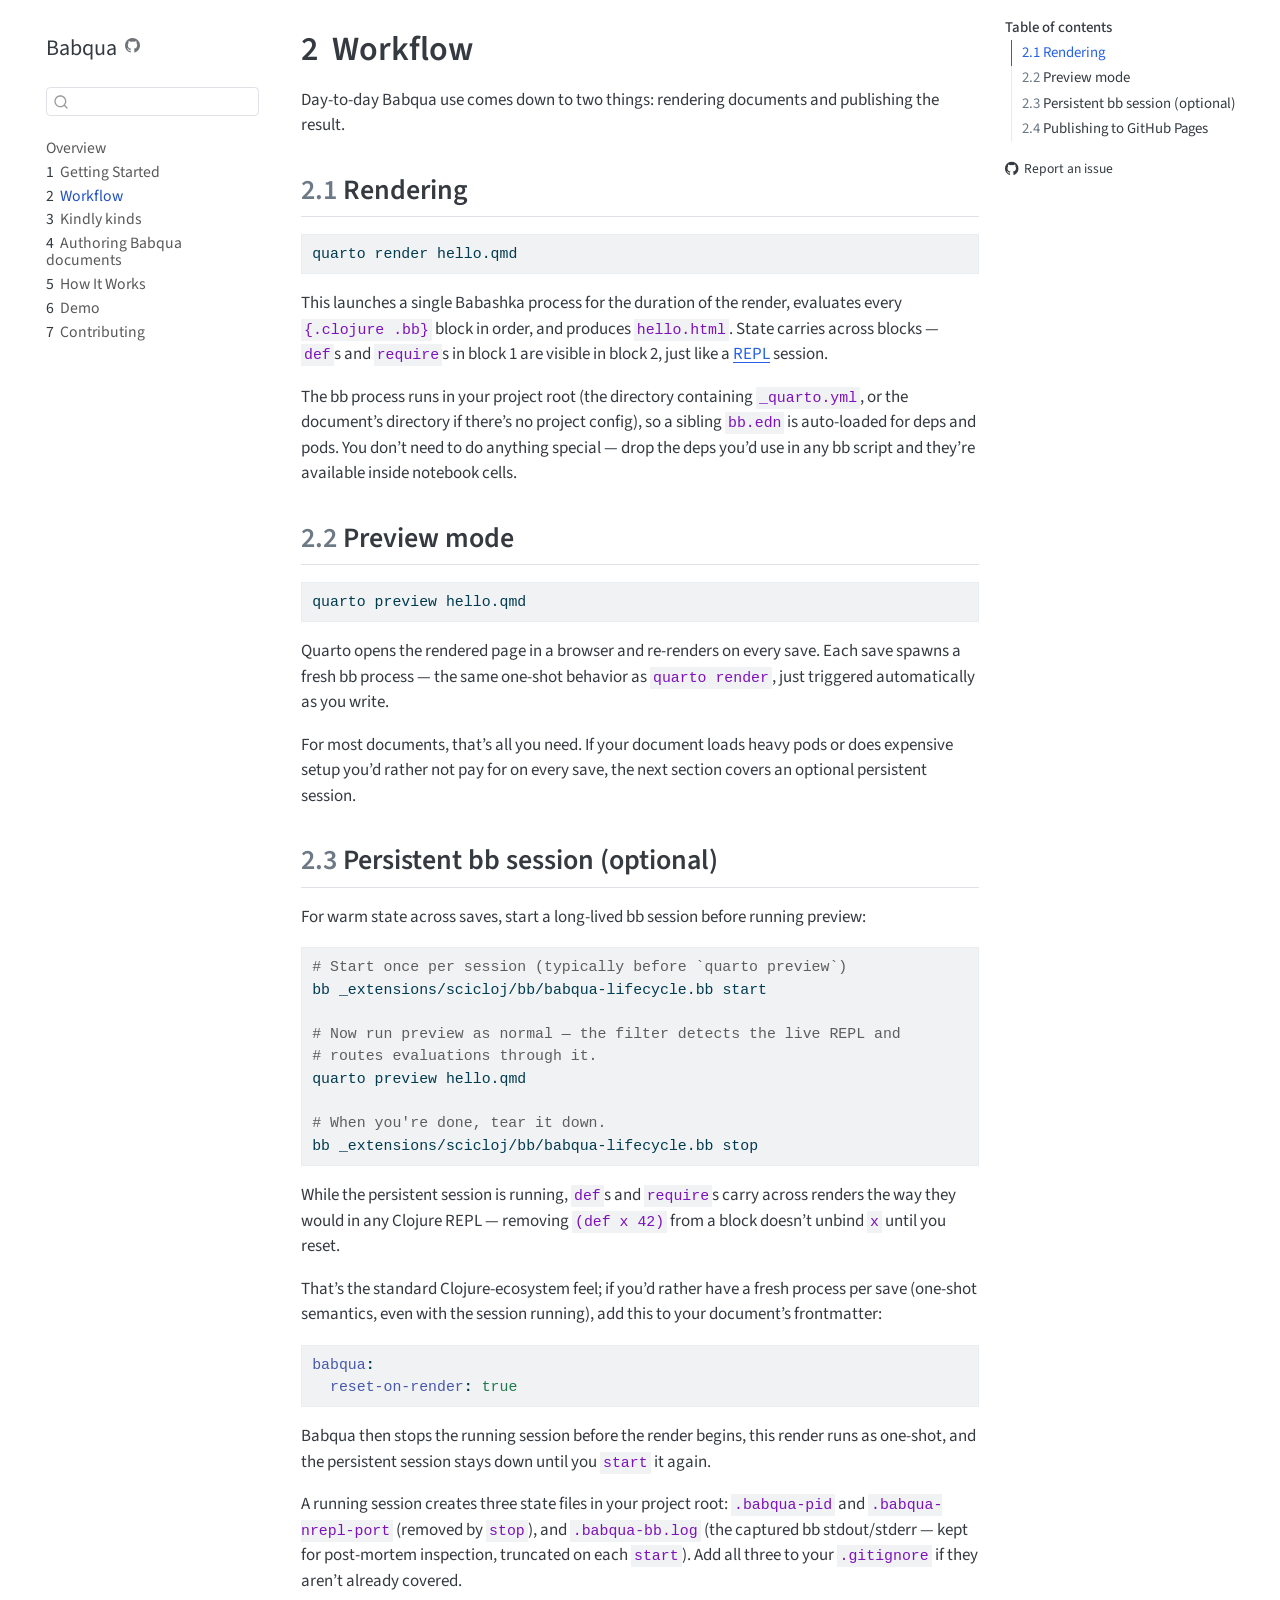
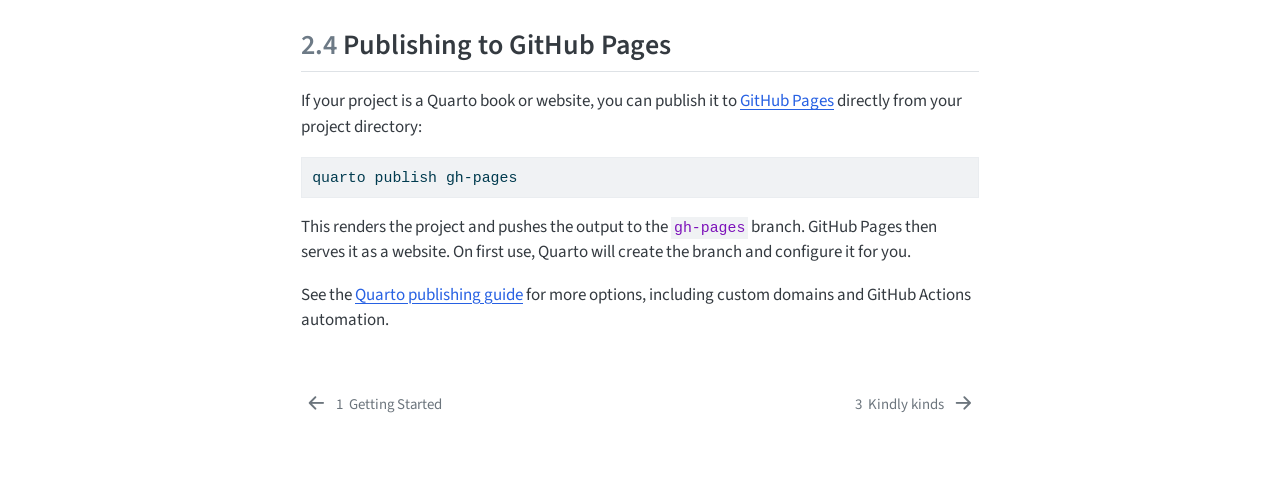
<file: workflow.html>
<!DOCTYPE html>
<html xmlns="http://www.w3.org/1999/xhtml" lang="en" xml:lang="en"><head>

<meta charset="utf-8">
<meta name="generator" content="quarto-1.9.36">

<meta name="viewport" content="width=device-width, initial-scale=1.0, user-scalable=yes">


<title>2&nbsp; Workflow – Babqua</title>
<style>
/* Default styles provided by pandoc.
** See https://pandoc.org/MANUAL.html#variables-for-html for config info.
*/
code{white-space: pre-wrap;}
span.smallcaps{font-variant: small-caps;}
div.columns{display: flex; gap: min(4vw, 1.5em);}
div.column{flex: auto; overflow-x: auto;}
div.hanging-indent{margin-left: 1.5em; text-indent: -1.5em;}
ul.task-list{list-style: none;}
ul.task-list li input[type="checkbox"] {
  width: 0.8em;
  margin: 0 0.8em 0.2em -1em; /* quarto-specific, see https://github.com/quarto-dev/quarto-cli/issues/4556 */ 
  vertical-align: middle;
}
/* CSS for syntax highlighting */
html { -webkit-text-size-adjust: 100%; }
pre > code.sourceCode { white-space: pre; position: relative; }
pre > code.sourceCode > span { display: inline-block; line-height: 1.25; }
pre > code.sourceCode > span:empty { height: 1.2em; }
.sourceCode { overflow: visible; }
code.sourceCode > span { color: inherit; text-decoration: inherit; }
div.sourceCode { margin: 1em 0; }
pre.sourceCode { margin: 0; }
@media screen {
div.sourceCode { overflow: auto; }
}
@media print {
pre > code.sourceCode { white-space: pre-wrap; }
pre > code.sourceCode > span { text-indent: -5em; padding-left: 5em; }
}
pre.numberSource code
  { counter-reset: source-line 0; }
pre.numberSource code > span
  { position: relative; left: -4em; counter-increment: source-line; }
pre.numberSource code > span > a:first-child::before
  { content: counter(source-line);
    position: relative; left: -1em; text-align: right; vertical-align: baseline;
    border: none; display: inline-block;
    -webkit-touch-callout: none; -webkit-user-select: none;
    -khtml-user-select: none; -moz-user-select: none;
    -ms-user-select: none; user-select: none;
    padding: 0 4px; width: 4em;
  }
pre.numberSource { margin-left: 3em;  padding-left: 4px; }
div.sourceCode
  {   }
@media screen {
pre > code.sourceCode > span > a:first-child::before { text-decoration: underline; }
}
</style>


<script src="site_libs/quarto-nav/quarto-nav.js"></script>
<script src="site_libs/quarto-nav/headroom.min.js"></script>
<script src="site_libs/clipboard/clipboard.min.js"></script>
<script src="site_libs/quarto-search/autocomplete.umd.js"></script>
<script src="site_libs/quarto-search/fuse.min.js"></script>
<script src="site_libs/quarto-search/quarto-search.js"></script>
<meta name="quarto:offset" content="./">
<link href="./kindly-kinds.html" rel="next">
<link href="./getting-started.html" rel="prev">
<script src="site_libs/quarto-html/quarto.js" type="module"></script>
<script src="site_libs/quarto-html/tabsets/tabsets.js" type="module"></script>
<script src="site_libs/quarto-html/popper.min.js"></script>
<script src="site_libs/quarto-html/tippy.umd.min.js"></script>
<script src="site_libs/quarto-html/anchor.min.js"></script>
<link href="site_libs/quarto-html/tippy.css" rel="stylesheet">
<link href="site_libs/quarto-html/quarto-syntax-highlighting-845c23b38eaddc0f92fda52bfe77a8c8.css" rel="stylesheet" id="quarto-text-highlighting-styles">
<script src="site_libs/bootstrap/bootstrap.min.js"></script>
<link href="site_libs/bootstrap/bootstrap-icons.css" rel="stylesheet">
<link href="site_libs/bootstrap/bootstrap-47c769d3d3297953383b17cda1be3526.min.css" rel="stylesheet" append-hash="true" id="quarto-bootstrap" data-mode="light">
<script id="quarto-search-options" type="application/json">{
  "location": "sidebar",
  "copy-button": false,
  "collapse-after": 3,
  "panel-placement": "start",
  "type": "textbox",
  "limit": 50,
  "keyboard-shortcut": [
    "f",
    "/",
    "s"
  ],
  "show-item-context": false,
  "language": {
    "search-no-results-text": "No results",
    "search-matching-documents-text": "matching documents",
    "search-copy-link-title": "Copy link to search",
    "search-hide-matches-text": "Hide additional matches",
    "search-more-match-text": "more match in this document",
    "search-more-matches-text": "more matches in this document",
    "search-clear-button-title": "Clear",
    "search-text-placeholder": "",
    "search-detached-cancel-button-title": "Cancel",
    "search-submit-button-title": "Submit",
    "search-label": "Search"
  }
}</script>


</head>

<body class="nav-sidebar floating quarto-light">

<div id="quarto-search-results"></div>
  <header id="quarto-header" class="headroom fixed-top">
  <nav class="quarto-secondary-nav">
    <div class="container-fluid d-flex">
      <button type="button" class="quarto-btn-toggle btn" data-bs-toggle="collapse" role="button" data-bs-target=".quarto-sidebar-collapse-item" aria-controls="quarto-sidebar" aria-expanded="false" aria-label="Toggle sidebar navigation" onclick="if (window.quartoToggleHeadroom) { window.quartoToggleHeadroom(); }">
        <i class="bi bi-layout-text-sidebar-reverse"></i>
      </button>
        <nav class="quarto-page-breadcrumbs" aria-label="breadcrumb"><ol class="breadcrumb"><li class="breadcrumb-item"><a href="./workflow.html"><span class="chapter-number">2</span>&nbsp; <span class="chapter-title">Workflow</span></a></li></ol></nav>
        <a class="flex-grow-1" role="navigation" data-bs-toggle="collapse" data-bs-target=".quarto-sidebar-collapse-item" aria-controls="quarto-sidebar" aria-expanded="false" aria-label="Toggle sidebar navigation" onclick="if (window.quartoToggleHeadroom) { window.quartoToggleHeadroom(); }">      
        </a>
      <button type="button" class="btn quarto-search-button" aria-label="Search" onclick="window.quartoOpenSearch();">
        <i class="bi bi-search"></i>
      </button>
    </div>
  </nav>
</header>
<!-- content -->
<div id="quarto-content" class="quarto-container page-columns page-rows-contents page-layout-article">
<!-- sidebar -->
  <nav id="quarto-sidebar" class="sidebar collapse collapse-horizontal quarto-sidebar-collapse-item sidebar-navigation floating overflow-auto">
    <div class="pt-lg-2 mt-2 text-left sidebar-header">
    <div class="sidebar-title mb-0 py-0">
      <a href="./">Babqua</a> 
        <div class="sidebar-tools-main">
    <a href="https://github.com/scicloj/babqua" title="Source Code" class="quarto-navigation-tool px-1" aria-label="Source Code"><i class="bi bi-github"></i></a>
</div>
    </div>
      </div>
        <div class="mt-2 flex-shrink-0 align-items-center">
        <div class="sidebar-search">
        <div id="quarto-search" class="" title="Search"></div>
        </div>
        </div>
    <div class="sidebar-menu-container"> 
    <ul class="list-unstyled mt-1">
        <li class="sidebar-item">
  <div class="sidebar-item-container"> 
  <a href="./index.html" class="sidebar-item-text sidebar-link">
 <span class="menu-text">Overview</span></a>
  </div>
</li>
        <li class="sidebar-item">
  <div class="sidebar-item-container"> 
  <a href="./getting-started.html" class="sidebar-item-text sidebar-link">
 <span class="menu-text"><span class="chapter-number">1</span>&nbsp; <span class="chapter-title">Getting Started</span></span></a>
  </div>
</li>
        <li class="sidebar-item">
  <div class="sidebar-item-container"> 
  <a href="./workflow.html" class="sidebar-item-text sidebar-link active">
 <span class="menu-text"><span class="chapter-number">2</span>&nbsp; <span class="chapter-title">Workflow</span></span></a>
  </div>
</li>
        <li class="sidebar-item">
  <div class="sidebar-item-container"> 
  <a href="./kindly-kinds.html" class="sidebar-item-text sidebar-link">
 <span class="menu-text"><span class="chapter-number">3</span>&nbsp; <span class="chapter-title">Kindly kinds</span></span></a>
  </div>
</li>
        <li class="sidebar-item">
  <div class="sidebar-item-container"> 
  <a href="./authoring.html" class="sidebar-item-text sidebar-link">
 <span class="menu-text"><span class="chapter-number">4</span>&nbsp; <span class="chapter-title">Authoring Babqua documents</span></span></a>
  </div>
</li>
        <li class="sidebar-item">
  <div class="sidebar-item-container"> 
  <a href="./how-it-works.html" class="sidebar-item-text sidebar-link">
 <span class="menu-text"><span class="chapter-number">5</span>&nbsp; <span class="chapter-title">How It Works</span></span></a>
  </div>
</li>
        <li class="sidebar-item">
  <div class="sidebar-item-container"> 
  <a href="./demo.html" class="sidebar-item-text sidebar-link">
 <span class="menu-text"><span class="chapter-number">6</span>&nbsp; <span class="chapter-title">Demo</span></span></a>
  </div>
</li>
        <li class="sidebar-item">
  <div class="sidebar-item-container"> 
  <a href="./contributing.html" class="sidebar-item-text sidebar-link">
 <span class="menu-text"><span class="chapter-number">7</span>&nbsp; <span class="chapter-title">Contributing</span></span></a>
  </div>
</li>
    </ul>
    </div>
</nav>
<div id="quarto-sidebar-glass" class="quarto-sidebar-collapse-item" data-bs-toggle="collapse" data-bs-target=".quarto-sidebar-collapse-item"></div>
<!-- margin-sidebar -->
    <div id="quarto-margin-sidebar" class="sidebar margin-sidebar">
        <nav id="TOC" role="doc-toc" class="toc-active">
    <h2 id="toc-title">Table of contents</h2>
   
  <ul>
  <li><a href="#rendering" id="toc-rendering" class="nav-link active" data-scroll-target="#rendering"><span class="header-section-number">2.1</span> Rendering</a></li>
  <li><a href="#preview-mode" id="toc-preview-mode" class="nav-link" data-scroll-target="#preview-mode"><span class="header-section-number">2.2</span> Preview mode</a></li>
  <li><a href="#persistent-bb-session-optional" id="toc-persistent-bb-session-optional" class="nav-link" data-scroll-target="#persistent-bb-session-optional"><span class="header-section-number">2.3</span> Persistent bb session (optional)</a></li>
  <li><a href="#publishing-to-github-pages" id="toc-publishing-to-github-pages" class="nav-link" data-scroll-target="#publishing-to-github-pages"><span class="header-section-number">2.4</span> Publishing to GitHub Pages</a></li>
  </ul>
<div class="toc-actions"><ul><li><a href="https://github.com/scicloj/babqua/issues/new" class="toc-action"><i class="bi bi-github"></i>Report an issue</a></li></ul></div></nav>
    </div>
<!-- main -->
<main class="content" id="quarto-document-content">

<header id="title-block-header" class="quarto-title-block default">
<div class="quarto-title">
<h1 class="title"><span class="chapter-number">2</span>&nbsp; <span class="chapter-title">Workflow</span></h1>
</div>



<div class="quarto-title-meta">

    
  
    
  </div>
  


</header>


<p>Day-to-day Babqua use comes down to two things: rendering documents and publishing the result.</p>
<section id="rendering" class="level2" data-number="2.1">
<h2 data-number="2.1" class="anchored" data-anchor-id="rendering"><span class="header-section-number">2.1</span> Rendering</h2>
<div class="code-copy-outer-scaffold"><div class="sourceCode" id="cb1"><pre class="sourceCode bash code-with-copy"><code class="sourceCode bash"><span id="cb1-1"><a href="#cb1-1" aria-hidden="true" tabindex="-1"></a><span class="ex">quarto</span> render hello.qmd</span></code></pre></div><button title="Copy to Clipboard" class="code-copy-button"><i class="bi"></i></button></div>
<p>This launches a single Babashka process for the duration of the render, evaluates every <code>{.clojure .bb}</code> block in order, and produces <code>hello.html</code>. State carries across blocks — <code>def</code>s and <code>require</code>s in block 1 are visible in block 2, just like a <a href="https://en.wikipedia.org/wiki/Read%E2%80%93eval%E2%80%93print_loop">REPL</a> session.</p>
<p>The bb process runs in your project root (the directory containing <code>_quarto.yml</code>, or the document’s directory if there’s no project config), so a sibling <code>bb.edn</code> is auto-loaded for deps and pods. You don’t need to do anything special — drop the deps you’d use in any bb script and they’re available inside notebook cells.</p>
</section>
<section id="preview-mode" class="level2" data-number="2.2">
<h2 data-number="2.2" class="anchored" data-anchor-id="preview-mode"><span class="header-section-number">2.2</span> Preview mode</h2>
<div class="code-copy-outer-scaffold"><div class="sourceCode" id="cb2"><pre class="sourceCode bash code-with-copy"><code class="sourceCode bash"><span id="cb2-1"><a href="#cb2-1" aria-hidden="true" tabindex="-1"></a><span class="ex">quarto</span> preview hello.qmd</span></code></pre></div><button title="Copy to Clipboard" class="code-copy-button"><i class="bi"></i></button></div>
<p>Quarto opens the rendered page in a browser and re-renders on every save. Each save spawns a fresh bb process — the same one-shot behavior as <code>quarto render</code>, just triggered automatically as you write.</p>
<p>For most documents, that’s all you need. If your document loads heavy pods or does expensive setup you’d rather not pay for on every save, the next section covers an optional persistent session.</p>
</section>
<section id="persistent-bb-session-optional" class="level2" data-number="2.3">
<h2 data-number="2.3" class="anchored" data-anchor-id="persistent-bb-session-optional"><span class="header-section-number">2.3</span> Persistent bb session (optional)</h2>
<p>For warm state across saves, start a long-lived bb session before running preview:</p>
<div class="code-copy-outer-scaffold"><div class="sourceCode" id="cb3"><pre class="sourceCode bash code-with-copy"><code class="sourceCode bash"><span id="cb3-1"><a href="#cb3-1" aria-hidden="true" tabindex="-1"></a><span class="co"># Start once per session (typically before `quarto preview`)</span></span>
<span id="cb3-2"><a href="#cb3-2" aria-hidden="true" tabindex="-1"></a><span class="ex">bb</span> _extensions/scicloj/bb/babqua-lifecycle.bb start</span>
<span id="cb3-3"><a href="#cb3-3" aria-hidden="true" tabindex="-1"></a></span>
<span id="cb3-4"><a href="#cb3-4" aria-hidden="true" tabindex="-1"></a><span class="co"># Now run preview as normal — the filter detects the live REPL and</span></span>
<span id="cb3-5"><a href="#cb3-5" aria-hidden="true" tabindex="-1"></a><span class="co"># routes evaluations through it.</span></span>
<span id="cb3-6"><a href="#cb3-6" aria-hidden="true" tabindex="-1"></a><span class="ex">quarto</span> preview hello.qmd</span>
<span id="cb3-7"><a href="#cb3-7" aria-hidden="true" tabindex="-1"></a></span>
<span id="cb3-8"><a href="#cb3-8" aria-hidden="true" tabindex="-1"></a><span class="co"># When you're done, tear it down.</span></span>
<span id="cb3-9"><a href="#cb3-9" aria-hidden="true" tabindex="-1"></a><span class="ex">bb</span> _extensions/scicloj/bb/babqua-lifecycle.bb stop</span></code></pre></div><button title="Copy to Clipboard" class="code-copy-button"><i class="bi"></i></button></div>
<p>While the persistent session is running, <code>def</code>s and <code>require</code>s carry across renders the way they would in any Clojure REPL — removing <code>(def x 42)</code> from a block doesn’t unbind <code>x</code> until you reset.</p>
<p>That’s the standard Clojure-ecosystem feel; if you’d rather have a fresh process per save (one-shot semantics, even with the session running), add this to your document’s frontmatter:</p>
<div class="code-copy-outer-scaffold"><div class="sourceCode" id="cb4"><pre class="sourceCode yaml code-with-copy"><code class="sourceCode yaml"><span id="cb4-1"><a href="#cb4-1" aria-hidden="true" tabindex="-1"></a><span class="fu">babqua</span><span class="kw">:</span></span>
<span id="cb4-2"><a href="#cb4-2" aria-hidden="true" tabindex="-1"></a><span class="at">  </span><span class="fu">reset-on-render</span><span class="kw">:</span><span class="at"> </span><span class="ch">true</span></span></code></pre></div><button title="Copy to Clipboard" class="code-copy-button"><i class="bi"></i></button></div>
<p>Babqua then stops the running session before the render begins, this render runs as one-shot, and the persistent session stays down until you <code>start</code> it again.</p>
<p>A running session creates three state files in your project root: <code>.babqua-pid</code> and <code>.babqua-nrepl-port</code> (removed by <code>stop</code>), and <code>.babqua-bb.log</code> (the captured bb stdout/stderr — kept for post-mortem inspection, truncated on each <code>start</code>). Add all three to your <code>.gitignore</code> if they aren’t already covered.</p>
</section>
<section id="publishing-to-github-pages" class="level2" data-number="2.4">
<h2 data-number="2.4" class="anchored" data-anchor-id="publishing-to-github-pages"><span class="header-section-number">2.4</span> Publishing to GitHub Pages</h2>
<p>If your project is a Quarto book or website, you can publish it to <a href="https://pages.github.com/">GitHub Pages</a> directly from your project directory:</p>
<div class="code-copy-outer-scaffold"><div class="sourceCode" id="cb5"><pre class="sourceCode bash code-with-copy"><code class="sourceCode bash"><span id="cb5-1"><a href="#cb5-1" aria-hidden="true" tabindex="-1"></a><span class="ex">quarto</span> publish gh-pages</span></code></pre></div><button title="Copy to Clipboard" class="code-copy-button"><i class="bi"></i></button></div>
<p>This renders the project and pushes the output to the <code>gh-pages</code> branch. GitHub Pages then serves it as a website. On first use, Quarto will create the branch and configure it for you.</p>
<p>See the <a href="https://quarto.org/docs/publishing/github-pages.html">Quarto publishing guide</a> for more options, including custom domains and GitHub Actions automation.</p>


</section>

</main> <!-- /main -->
<script id="quarto-html-after-body" type="application/javascript">
  window.document.addEventListener("DOMContentLoaded", function (event) {
    const icon = "";
    const anchorJS = new window.AnchorJS();
    anchorJS.options = {
      placement: 'right',
      icon: icon
    };
    anchorJS.add('.anchored');
    const isCodeAnnotation = (el) => {
      for (const clz of el.classList) {
        if (clz.startsWith('code-annotation-')) {                     
          return true;
        }
      }
      return false;
    }
    const onCopySuccess = function(e) {
      // button target
      const button = e.trigger;
      // don't keep focus
      button.blur();
      // flash "checked"
      button.classList.add('code-copy-button-checked');
      var currentTitle = button.getAttribute("title");
      button.setAttribute("title", "Copied!");
      let tooltip;
      if (window.bootstrap) {
        button.setAttribute("data-bs-toggle", "tooltip");
        button.setAttribute("data-bs-placement", "left");
        button.setAttribute("data-bs-title", "Copied!");
        tooltip = new bootstrap.Tooltip(button, 
          { trigger: "manual", 
            customClass: "code-copy-button-tooltip",
            offset: [0, -8]});
        tooltip.show();    
      }
      setTimeout(function() {
        if (tooltip) {
          tooltip.hide();
          button.removeAttribute("data-bs-title");
          button.removeAttribute("data-bs-toggle");
          button.removeAttribute("data-bs-placement");
        }
        button.setAttribute("title", currentTitle);
        button.classList.remove('code-copy-button-checked');
      }, 1000);
      // clear code selection
      e.clearSelection();
    }
    const getTextToCopy = function(trigger) {
      const outerScaffold = trigger.parentElement.cloneNode(true);
      const codeEl = outerScaffold.querySelector('code');
      for (const childEl of codeEl.children) {
        if (isCodeAnnotation(childEl)) {
          childEl.remove();
        }
      }
      return codeEl.innerText;
    }
    const clipboard = new window.ClipboardJS('.code-copy-button:not([data-in-quarto-modal])', {
      text: getTextToCopy
    });
    clipboard.on('success', onCopySuccess);
    if (window.document.getElementById('quarto-embedded-source-code-modal')) {
      const clipboardModal = new window.ClipboardJS('.code-copy-button[data-in-quarto-modal]', {
        text: getTextToCopy,
        container: window.document.getElementById('quarto-embedded-source-code-modal')
      });
      clipboardModal.on('success', onCopySuccess);
    }
      var localhostRegex = new RegExp(/^(?:http|https):\/\/localhost\:?[0-9]*\//);
      var mailtoRegex = new RegExp(/^mailto:/);
        var filterRegex = new RegExp('/' + window.location.host + '/');
      var isInternal = (href) => {
          return filterRegex.test(href) || localhostRegex.test(href) || mailtoRegex.test(href);
      }
      // Inspect non-navigation links and adorn them if external
     var links = window.document.querySelectorAll('a[href]:not(.nav-link):not(.navbar-brand):not(.toc-action):not(.sidebar-link):not(.sidebar-item-toggle):not(.pagination-link):not(.no-external):not([aria-hidden]):not(.dropdown-item):not(.quarto-navigation-tool):not(.about-link)');
      for (var i=0; i<links.length; i++) {
        const link = links[i];
        if (!isInternal(link.href)) {
          // undo the damage that might have been done by quarto-nav.js in the case of
          // links that we want to consider external
          if (link.dataset.originalHref !== undefined) {
            link.href = link.dataset.originalHref;
          }
        }
      }
    function tippyHover(el, contentFn, onTriggerFn, onUntriggerFn) {
      const config = {
        allowHTML: true,
        maxWidth: 500,
        delay: 100,
        arrow: false,
        appendTo: function(el) {
            return el.parentElement;
        },
        interactive: true,
        interactiveBorder: 10,
        theme: 'quarto',
        placement: 'bottom-start',
      };
      if (contentFn) {
        config.content = contentFn;
      }
      if (onTriggerFn) {
        config.onTrigger = onTriggerFn;
      }
      if (onUntriggerFn) {
        config.onUntrigger = onUntriggerFn;
      }
      window.tippy(el, config); 
    }
    const noterefs = window.document.querySelectorAll('a[role="doc-noteref"]');
    for (var i=0; i<noterefs.length; i++) {
      const ref = noterefs[i];
      tippyHover(ref, function() {
        // use id or data attribute instead here
        let href = ref.getAttribute('data-footnote-href') || ref.getAttribute('href');
        try { href = new URL(href).hash; } catch {}
        const id = href.replace(/^#\/?/, "");
        const note = window.document.getElementById(id);
        if (note) {
          return note.innerHTML;
        } else {
          return "";
        }
      });
    }
    const xrefs = window.document.querySelectorAll('a.quarto-xref');
    const processXRef = (id, note) => {
      // Strip column container classes
      const stripColumnClz = (el) => {
        el.classList.remove("page-full", "page-columns");
        if (el.children) {
          for (const child of el.children) {
            stripColumnClz(child);
          }
        }
      }
      stripColumnClz(note)
      if (id === null || id.startsWith('sec-')) {
        // Special case sections, only their first couple elements
        const container = document.createElement("div");
        if (note.children && note.children.length > 2) {
          container.appendChild(note.children[0].cloneNode(true));
          for (let i = 1; i < note.children.length; i++) {
            const child = note.children[i];
            if (child.tagName === "P" && child.innerText === "") {
              continue;
            } else {
              container.appendChild(child.cloneNode(true));
              break;
            }
          }
          if (window.Quarto?.typesetMath) {
            window.Quarto.typesetMath(container);
          }
          return container.innerHTML
        } else {
          if (window.Quarto?.typesetMath) {
            window.Quarto.typesetMath(note);
          }
          return note.innerHTML;
        }
      } else {
        // Remove any anchor links if they are present
        const anchorLink = note.querySelector('a.anchorjs-link');
        if (anchorLink) {
          anchorLink.remove();
        }
        if (window.Quarto?.typesetMath) {
          window.Quarto.typesetMath(note);
        }
        if (note.classList.contains("callout")) {
          return note.outerHTML;
        } else {
          return note.innerHTML;
        }
      }
    }
    for (var i=0; i<xrefs.length; i++) {
      const xref = xrefs[i];
      tippyHover(xref, undefined, function(instance) {
        instance.disable();
        let url = xref.getAttribute('href');
        let hash = undefined; 
        if (url.startsWith('#')) {
          hash = url;
        } else {
          try { hash = new URL(url).hash; } catch {}
        }
        if (hash) {
          const id = hash.replace(/^#\/?/, "");
          const note = window.document.getElementById(id);
          if (note !== null) {
            try {
              const html = processXRef(id, note.cloneNode(true));
              instance.setContent(html);
            } finally {
              instance.enable();
              instance.show();
            }
          } else {
            // See if we can fetch this
            fetch(url.split('#')[0])
            .then(res => res.text())
            .then(html => {
              const parser = new DOMParser();
              const htmlDoc = parser.parseFromString(html, "text/html");
              const note = htmlDoc.getElementById(id);
              if (note !== null) {
                const html = processXRef(id, note);
                instance.setContent(html);
              } 
            }).finally(() => {
              instance.enable();
              instance.show();
            });
          }
        } else {
          // See if we can fetch a full url (with no hash to target)
          // This is a special case and we should probably do some content thinning / targeting
          fetch(url)
          .then(res => res.text())
          .then(html => {
            const parser = new DOMParser();
            const htmlDoc = parser.parseFromString(html, "text/html");
            const note = htmlDoc.querySelector('main.content');
            if (note !== null) {
              // This should only happen for chapter cross references
              // (since there is no id in the URL)
              // remove the first header
              if (note.children.length > 0 && note.children[0].tagName === "HEADER") {
                note.children[0].remove();
              }
              const html = processXRef(null, note);
              instance.setContent(html);
            } 
          }).finally(() => {
            instance.enable();
            instance.show();
          });
        }
      }, function(instance) {
      });
    }
        let selectedAnnoteEl;
        const selectorForAnnotation = ( cell, annotation) => {
          let cellAttr = 'data-code-cell="' + cell + '"';
          let lineAttr = 'data-code-annotation="' +  annotation + '"';
          const selector = 'span[' + cellAttr + '][' + lineAttr + ']';
          return selector;
        }
        const selectCodeLines = (annoteEl) => {
          const doc = window.document;
          const targetCell = annoteEl.getAttribute("data-target-cell");
          const targetAnnotation = annoteEl.getAttribute("data-target-annotation");
          const annoteSpan = window.document.querySelector(selectorForAnnotation(targetCell, targetAnnotation));
          const lines = annoteSpan.getAttribute("data-code-lines").split(",");
          const lineIds = lines.map((line) => {
            return targetCell + "-" + line;
          })
          let top = null;
          let height = null;
          let parent = null;
          if (lineIds.length > 0) {
              //compute the position of the single el (top and bottom and make a div)
              const el = window.document.getElementById(lineIds[0]);
              top = el.offsetTop;
              height = el.offsetHeight;
              parent = el.parentElement.parentElement;
            if (lineIds.length > 1) {
              const lastEl = window.document.getElementById(lineIds[lineIds.length - 1]);
              const bottom = lastEl.offsetTop + lastEl.offsetHeight;
              height = bottom - top;
            }
            if (top !== null && height !== null && parent !== null) {
              // cook up a div (if necessary) and position it 
              let div = window.document.getElementById("code-annotation-line-highlight");
              if (div === null) {
                div = window.document.createElement("div");
                div.setAttribute("id", "code-annotation-line-highlight");
                div.style.position = 'absolute';
                parent.appendChild(div);
              }
              div.style.top = top - 2 + "px";
              div.style.height = height + 4 + "px";
              div.style.left = 0;
              let gutterDiv = window.document.getElementById("code-annotation-line-highlight-gutter");
              if (gutterDiv === null) {
                gutterDiv = window.document.createElement("div");
                gutterDiv.setAttribute("id", "code-annotation-line-highlight-gutter");
                gutterDiv.style.position = 'absolute';
                const codeCell = window.document.getElementById(targetCell);
                const gutter = codeCell.querySelector('.code-annotation-gutter');
                gutter.appendChild(gutterDiv);
              }
              gutterDiv.style.top = top - 2 + "px";
              gutterDiv.style.height = height + 4 + "px";
            }
            selectedAnnoteEl = annoteEl;
          }
        };
        const unselectCodeLines = () => {
          const elementsIds = ["code-annotation-line-highlight", "code-annotation-line-highlight-gutter"];
          elementsIds.forEach((elId) => {
            const div = window.document.getElementById(elId);
            if (div) {
              div.remove();
            }
          });
          selectedAnnoteEl = undefined;
        };
          // Handle positioning of the toggle
      window.addEventListener(
        "resize",
        throttle(() => {
          elRect = undefined;
          if (selectedAnnoteEl) {
            selectCodeLines(selectedAnnoteEl);
          }
        }, 10)
      );
      function throttle(fn, ms) {
      let throttle = false;
      let timer;
        return (...args) => {
          if(!throttle) { // first call gets through
              fn.apply(this, args);
              throttle = true;
          } else { // all the others get throttled
              if(timer) clearTimeout(timer); // cancel #2
              timer = setTimeout(() => {
                fn.apply(this, args);
                timer = throttle = false;
              }, ms);
          }
        };
      }
        // Attach click handler to the DT
        const annoteDls = window.document.querySelectorAll('dt[data-target-cell]');
        for (const annoteDlNode of annoteDls) {
          annoteDlNode.addEventListener('click', (event) => {
            const clickedEl = event.target;
            if (clickedEl !== selectedAnnoteEl) {
              unselectCodeLines();
              const activeEl = window.document.querySelector('dt[data-target-cell].code-annotation-active');
              if (activeEl) {
                activeEl.classList.remove('code-annotation-active');
              }
              selectCodeLines(clickedEl);
              clickedEl.classList.add('code-annotation-active');
            } else {
              // Unselect the line
              unselectCodeLines();
              clickedEl.classList.remove('code-annotation-active');
            }
          });
        }
    const findCites = (el) => {
      const parentEl = el.parentElement;
      if (parentEl) {
        const cites = parentEl.dataset.cites;
        if (cites) {
          return {
            el,
            cites: cites.split(' ')
          };
        } else {
          return findCites(el.parentElement)
        }
      } else {
        return undefined;
      }
    };
    var bibliorefs = window.document.querySelectorAll('a[role="doc-biblioref"]');
    for (var i=0; i<bibliorefs.length; i++) {
      const ref = bibliorefs[i];
      const citeInfo = findCites(ref);
      if (citeInfo) {
        tippyHover(citeInfo.el, function() {
          var popup = window.document.createElement('div');
          citeInfo.cites.forEach(function(cite) {
            var citeDiv = window.document.createElement('div');
            citeDiv.classList.add('hanging-indent');
            citeDiv.classList.add('csl-entry');
            var biblioDiv = window.document.getElementById('ref-' + cite);
            if (biblioDiv) {
              citeDiv.innerHTML = biblioDiv.innerHTML;
            }
            popup.appendChild(citeDiv);
          });
          return popup.innerHTML;
        });
      }
    }
  });
  </script>
<nav class="page-navigation">
  <div class="nav-page nav-page-previous">
      <a href="./getting-started.html" class="pagination-link" aria-label="Getting Started">
        <i class="bi bi-arrow-left-short"></i> <span class="nav-page-text"><span class="chapter-number">1</span>&nbsp; <span class="chapter-title">Getting Started</span></span>
      </a>          
  </div>
  <div class="nav-page nav-page-next">
      <a href="./kindly-kinds.html" class="pagination-link" aria-label="Kindly kinds">
        <span class="nav-page-text"><span class="chapter-number">3</span>&nbsp; <span class="chapter-title">Kindly kinds</span></span> <i class="bi bi-arrow-right-short"></i>
      </a>
  </div>
</nav>
</div> <!-- /content -->




<footer class="footer"><div class="nav-footer"><div class="nav-footer-center"><div class="toc-actions d-sm-block d-md-none"><ul><li><a href="https://github.com/scicloj/babqua/issues/new" class="toc-action"><i class="bi bi-github"></i>Report an issue</a></li></ul></div></div></div></footer></body></html>
</file>
<file: site_libs/quarto-html/tippy.css>
.tippy-box[data-animation=fade][data-state=hidden]{opacity:0}[data-tippy-root]{max-width:calc(100vw - 10px)}.tippy-box{position:relative;background-color:#333;color:#fff;border-radius:4px;font-size:14px;line-height:1.4;white-space:normal;outline:0;transition-property:transform,visibility,opacity}.tippy-box[data-placement^=top]>.tippy-arrow{bottom:0}.tippy-box[data-placement^=top]>.tippy-arrow:before{bottom:-7px;left:0;border-width:8px 8px 0;border-top-color:initial;transform-origin:center top}.tippy-box[data-placement^=bottom]>.tippy-arrow{top:0}.tippy-box[data-placement^=bottom]>.tippy-arrow:before{top:-7px;left:0;border-width:0 8px 8px;border-bottom-color:initial;transform-origin:center bottom}.tippy-box[data-placement^=left]>.tippy-arrow{right:0}.tippy-box[data-placement^=left]>.tippy-arrow:before{border-width:8px 0 8px 8px;border-left-color:initial;right:-7px;transform-origin:center left}.tippy-box[data-placement^=right]>.tippy-arrow{left:0}.tippy-box[data-placement^=right]>.tippy-arrow:before{left:-7px;border-width:8px 8px 8px 0;border-right-color:initial;transform-origin:center right}.tippy-box[data-inertia][data-state=visible]{transition-timing-function:cubic-bezier(.54,1.5,.38,1.11)}.tippy-arrow{width:16px;height:16px;color:#333}.tippy-arrow:before{content:"";position:absolute;border-color:transparent;border-style:solid}.tippy-content{position:relative;padding:5px 9px;z-index:1}
</file>
<file: site_libs/quarto-html/quarto-syntax-highlighting-845c23b38eaddc0f92fda52bfe77a8c8.css>
/* quarto syntax highlight colors */
:root {
  --quarto-hl-ot-color: #003B4F;
  --quarto-hl-at-color: #657422;
  --quarto-hl-ss-color: #20794D;
  --quarto-hl-an-color: #5E5E5E;
  --quarto-hl-fu-color: #4758AB;
  --quarto-hl-st-color: #20794D;
  --quarto-hl-cf-color: #003B4F;
  --quarto-hl-op-color: #5E5E5E;
  --quarto-hl-er-color: #AD0000;
  --quarto-hl-bn-color: #AD0000;
  --quarto-hl-al-color: #AD0000;
  --quarto-hl-va-color: #111111;
  --quarto-hl-bu-color: inherit;
  --quarto-hl-ex-color: inherit;
  --quarto-hl-pp-color: #AD0000;
  --quarto-hl-in-color: #5E5E5E;
  --quarto-hl-vs-color: #20794D;
  --quarto-hl-wa-color: #5E5E5E;
  --quarto-hl-do-color: #5E5E5E;
  --quarto-hl-im-color: #00769E;
  --quarto-hl-ch-color: #20794D;
  --quarto-hl-dt-color: #AD0000;
  --quarto-hl-fl-color: #AD0000;
  --quarto-hl-co-color: #5E5E5E;
  --quarto-hl-cv-color: #5E5E5E;
  --quarto-hl-cn-color: #8f5902;
  --quarto-hl-sc-color: #5E5E5E;
  --quarto-hl-dv-color: #AD0000;
  --quarto-hl-kw-color: #003B4F;
}

/* other quarto variables */
:root {
  --quarto-font-monospace: SFMono-Regular, Menlo, Monaco, Consolas, "Liberation Mono", "Courier New", monospace;
}

/* syntax highlight based on Pandoc's rules */
pre > code.sourceCode > span {
  color: #003B4F;
}

code.sourceCode > span {
  color: #003B4F;
}

div.sourceCode,
div.sourceCode pre.sourceCode {
  color: #003B4F;
}

/* Normal */
code span {
  color: #003B4F;
}

/* Alert */
code span.al {
  color: #AD0000;
  font-style: inherit;
}

/* Annotation */
code span.an {
  color: #5E5E5E;
  font-style: inherit;
}

/* Attribute */
code span.at {
  color: #657422;
  font-style: inherit;
}

/* BaseN */
code span.bn {
  color: #AD0000;
  font-style: inherit;
}

/* BuiltIn */
code span.bu {
  font-style: inherit;
}

/* ControlFlow */
code span.cf {
  color: #003B4F;
  font-weight: bold;
  font-style: inherit;
}

/* Char */
code span.ch {
  color: #20794D;
  font-style: inherit;
}

/* Constant */
code span.cn {
  color: #8f5902;
  font-style: inherit;
}

/* Comment */
code span.co {
  color: #5E5E5E;
  font-style: inherit;
}

/* CommentVar */
code span.cv {
  color: #5E5E5E;
  font-style: italic;
}

/* Documentation */
code span.do {
  color: #5E5E5E;
  font-style: italic;
}

/* DataType */
code span.dt {
  color: #AD0000;
  font-style: inherit;
}

/* DecVal */
code span.dv {
  color: #AD0000;
  font-style: inherit;
}

/* Error */
code span.er {
  color: #AD0000;
  font-style: inherit;
}

/* Extension */
code span.ex {
  font-style: inherit;
}

/* Float */
code span.fl {
  color: #AD0000;
  font-style: inherit;
}

/* Function */
code span.fu {
  color: #4758AB;
  font-style: inherit;
}

/* Import */
code span.im {
  color: #00769E;
  font-style: inherit;
}

/* Information */
code span.in {
  color: #5E5E5E;
  font-style: inherit;
}

/* Keyword */
code span.kw {
  color: #003B4F;
  font-weight: bold;
  font-style: inherit;
}

/* Operator */
code span.op {
  color: #5E5E5E;
  font-style: inherit;
}

/* Other */
code span.ot {
  color: #003B4F;
  font-style: inherit;
}

/* Preprocessor */
code span.pp {
  color: #AD0000;
  font-style: inherit;
}

/* SpecialChar */
code span.sc {
  color: #5E5E5E;
  font-style: inherit;
}

/* SpecialString */
code span.ss {
  color: #20794D;
  font-style: inherit;
}

/* String */
code span.st {
  color: #20794D;
  font-style: inherit;
}

/* Variable */
code span.va {
  color: #111111;
  font-style: inherit;
}

/* VerbatimString */
code span.vs {
  color: #20794D;
  font-style: inherit;
}

/* Warning */
code span.wa {
  color: #5E5E5E;
  font-style: italic;
}

.prevent-inlining {
  content: "</";
}

/*# sourceMappingURL=ac89f0bb514bba72461919f78549e31c.css.map */
</file>
<file: site_libs/quarto-diagram/mermaid.css>
.mermaidTooltip {
  position: absolute;
  text-align: center;
  max-width: 200px;
  padding: 2px;
  font-family: "trebuchet ms", verdana, arial;
  font-size: 12px;
  background: #ffffde;
  border: 1px solid #aaaa33;
  border-radius: 2px;
  pointer-events: none;
  z-index: 1000;
}
</file>
